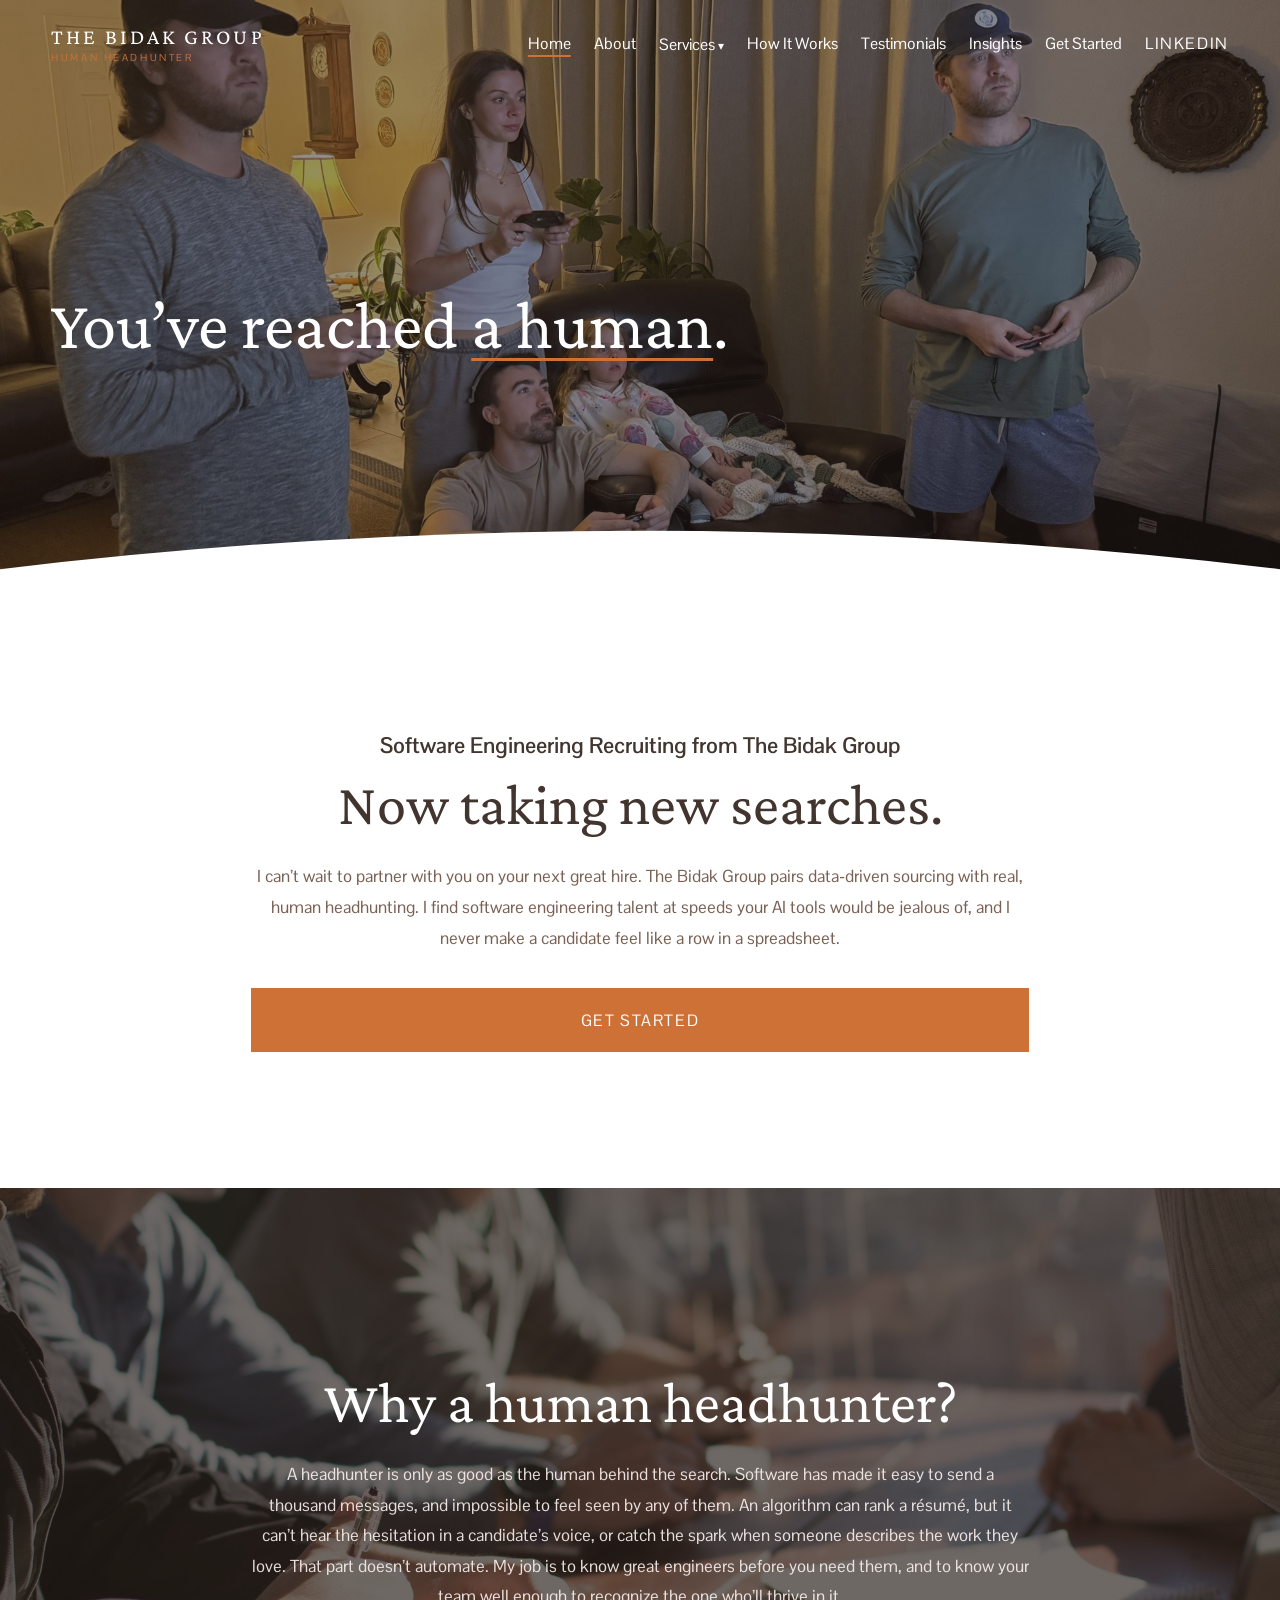
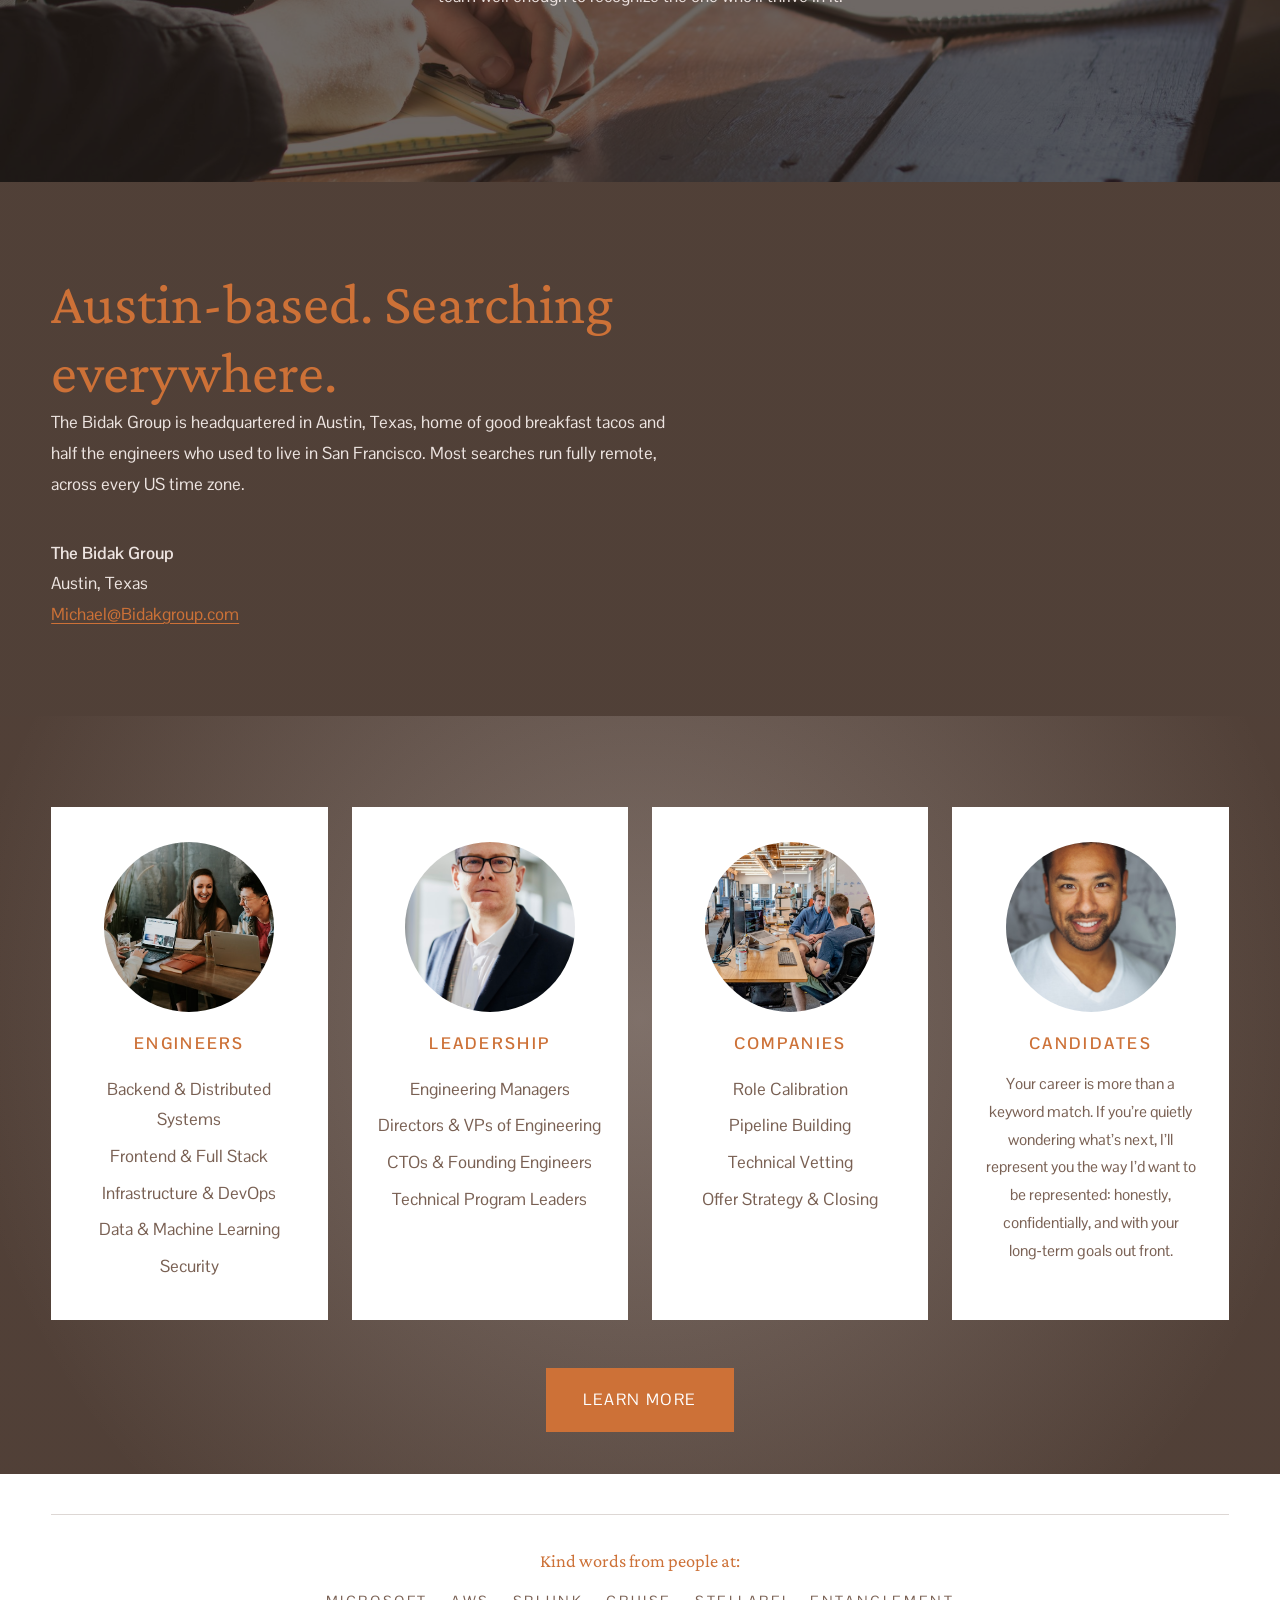
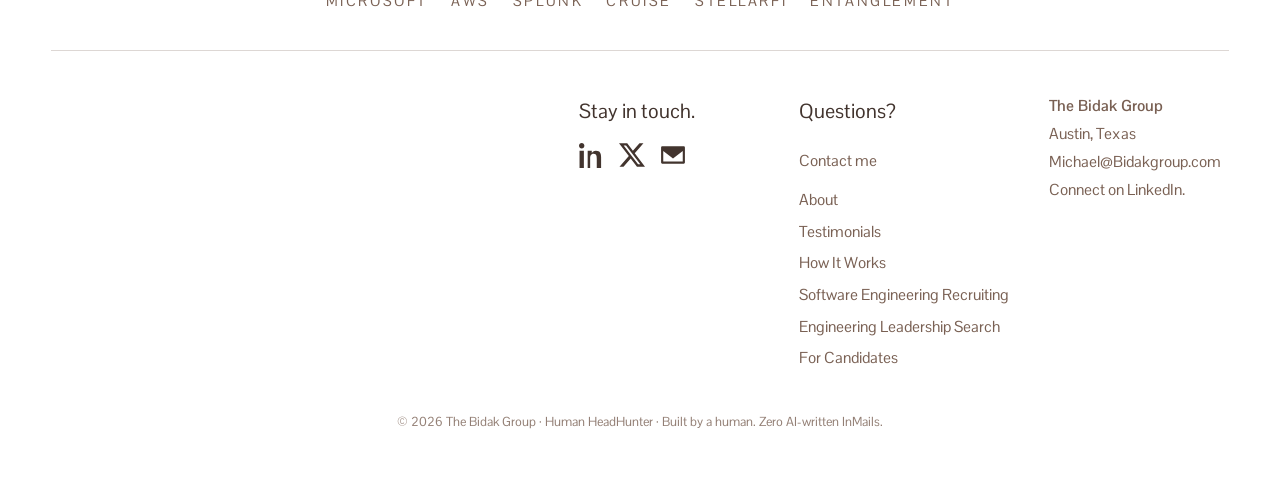
<file: index.html>
<!DOCTYPE html>
<html lang="en">
<head>
  <meta charset="utf-8">
  <meta name="viewport" content="width=device-width, initial-scale=1">
  <title>The Bidak Group | Software Engineering Recruiting</title>
  <meta name="description" content="The Bidak Group pairs data-driven sourcing with real, human headhunting to find software engineering talent. Engineers, leaders, and whole teams. Austin-based, searching everywhere.">
  <link rel="icon" type="image/svg+xml" href="assets/favicon.svg">
  <link rel="preconnect" href="https://fonts.googleapis.com">
  <link rel="preconnect" href="https://fonts.gstatic.com" crossorigin>
  <link href="https://fonts.googleapis.com/css2?family=Crimson+Pro:ital,wght@0,400;0,600;1,400&family=Pontano+Sans:wght@400;700&display=swap" rel="stylesheet">
  <link rel="stylesheet" href="styles.css">
</head>
<body>
<a class="skip-link" href="#main">Skip to content</a>

<header class="site-header">
  <div class="header-inner">
    <a class="logo" href="index.html" aria-label="The Bidak Group, home">
      <span class="logo-name">The Bidak Group</span>
      <span class="logo-tag">Human HeadHunter</span>
    </a>
    <button class="nav-toggle" aria-expanded="false" aria-label="Open menu">
      <span></span><span></span>
    </button>
    <nav class="main-nav" aria-label="Main">
      <a href="index.html" aria-current="page">Home</a>
      <a href="about.html">About</a>
      <div class="nav-drop">
        <button type="button" aria-expanded="false" aria-haspopup="true">Services</button>
        <div class="nav-drop-menu">
          <a href="engineering.html">Software Engineering Recruiting</a>
          <a href="leadership.html">Engineering Leadership Search</a>
          <a href="candidates.html">For Candidates</a>
        </div>
      </div>
      <a href="process.html">How It Works</a>
      <a href="testimonials.html">Testimonials</a>
      <a href="insights.html">Insights</a>
      <a href="getstarted.html">Get Started</a>
      <a class="btn btn--outline" href="https://www.linkedin.com/in/michaelbidak/" target="_blank" rel="noopener">LinkedIn</a>
    </nav>
  </div>
</header>

<main id="main">

  <!-- HERO: one-line serif greeting over a warm photo (Embers: "We're glad you're here.") -->
  <section class="band band--med theme-dark has-photo overlay-50 hero--pad-top" style="background-image:url('assets/mike-hero-home.jpg')">
    <div class="band-inner">
      <p class="hero-line">You&rsquo;ve reached <span class="u-underline">a human</span>.</p>
    </div>
    <div class="divider-curve" aria-hidden="true">
      <svg viewBox="0 0 1440 96" preserveAspectRatio="none"><path d="M0,96 L0,64 Q720,-32 1440,64 L1440,96 Z" fill="#ffffff"></path></svg>
    </div>
  </section>

  <!-- INTRO: tiny SEO h1 + big serif h2 (the Embers eyebrow-H1 pattern) -->
  <section class="band band--med theme-white">
    <div class="band-inner stack-center reveal">
      <h1 class="eyebrow-h1">Software Engineering Recruiting from The Bidak Group</h1>
      <h2>Now taking new searches.</h2>
      <p>I can&rsquo;t wait to partner with you on your next great hire. The Bidak Group pairs
      data&#8209;driven sourcing with real, human headhunting. I find software engineering
      talent at speeds your AI tools would be jealous of, and I never make a candidate feel like
      a row in a spreadsheet.</p>
      <a class="btn" href="getstarted.html">Get Started</a>
    </div>
  </section>

  <!-- WHY: the definitional brand-metaphor band (Embers: "Why Embers?") -->
  <section class="band band--med theme-dark has-photo overlay-68" style="background-image:url('assets/stock-why-band.jpg')">
    <div class="band-inner stack-center reveal">
      <h2>Why a human headhunter?</h2>
      <p>A headhunter is only as good as the human behind the search. Software has made it easy to
      send a thousand messages, and impossible to feel seen by any of them. An algorithm can
      rank a r&eacute;sum&eacute;, but it can&rsquo;t hear the hesitation in a candidate&rsquo;s
      voice, or catch the spark when someone describes the work they love. That part doesn&rsquo;t
      automate. My job is to know great engineers before you need them, and to know your team
      well enough to recognize the one who&rsquo;ll thrive in it.</p>
    </div>
  </section>

  <!-- LOCATION: 2-col with embedded map (Embers: "In-person and remote options") -->
  <section class="band band--short theme-wash">
    <div class="band-inner">
      <div class="split split--text-wide">
        <div class="reveal">
          <h2>Austin&#8209;based. Searching everywhere.</h2>
          <p>The Bidak Group is headquartered in Austin, Texas, home of good breakfast tacos
          and half the engineers who used to live in San Francisco. Most searches run fully remote,
          across every US time zone.</p>
          <p class="gap-top">
            <strong>The Bidak Group</strong><br>
            Austin, Texas<br>
            <a href="mailto:Michael@Bidakgroup.com">Michael@Bidakgroup.com</a>
          </p>
        </div>
        <div class="reveal">
          <iframe class="map-embed" src="https://maps.google.com/maps?q=Austin,+TX&output=embed" title="Map of Austin, Texas" loading="lazy" referrerpolicy="no-referrer-when-downgrade"></iframe>
        </div>
      </div>
    </div>
  </section>

  <!-- SERVICES GRID: 4 white cards, circle photos, cursor-following gradient -->
  <section class="band theme-wash grid-gradient">
    <div class="band-inner">
      <div class="svc-grid">
        <div class="svc-card reveal">
          <img src="assets/stock-circle-engineers.jpg" alt="Two engineers pair-programming at a laptop" width="170" height="170">
          <h3>Engineers</h3>
          <ul>
            <li>Backend &amp; Distributed Systems</li>
            <li>Frontend &amp; Full Stack</li>
            <li>Infrastructure &amp; DevOps</li>
            <li>Data &amp; Machine Learning</li>
            <li>Security</li>
          </ul>
        </div>
        <div class="svc-card reveal">
          <img src="assets/stock-circle-leadership.jpg" alt="An engineering leader in a discussion" width="170" height="170">
          <h3>Leadership</h3>
          <ul>
            <li>Engineering Managers</li>
            <li>Directors &amp; VPs of Engineering</li>
            <li>CTOs &amp; Founding Engineers</li>
            <li>Technical Program Leaders</li>
          </ul>
        </div>
        <div class="svc-card reveal">
          <img src="assets/stock-circle-companies.jpg" alt="A team collaborating in a warm office" width="170" height="170">
          <h3>Companies</h3>
          <ul>
            <li>Role Calibration</li>
            <li>Pipeline Building</li>
            <li>Technical Vetting</li>
            <li>Offer Strategy &amp; Closing</li>
          </ul>
        </div>
        <div class="svc-card reveal">
          <img src="assets/stock-circle-candidates.jpg" alt="A software engineer considering his next move" width="170" height="170">
          <h3>Candidates</h3>
          <p>Your career is more than a keyword match. If you&rsquo;re quietly wondering
          what&rsquo;s next, I&rsquo;ll represent you the way I&rsquo;d want to be represented:
          honestly, confidentially, and with your long&#8209;term goals out front.</p>
        </div>
      </div>
      <p class="center mt-3 reveal"><a class="btn" href="engineering.html">Learn More</a></p>
    </div>
  </section>

  <!-- FOOTER -->
  <footer class="site-footer">
    <div class="band-inner">
      <hr>
      <div class="foot-trust">
        <h3>Kind words from people at:</h3>
        <div class="foot-wordmarks">
          <a href="testimonials.html">Microsoft</a>
          <a href="testimonials.html">AWS</a>
          <a href="testimonials.html">Splunk</a>
          <a href="testimonials.html">Cruise</a>
          <a href="testimonials.html">StellarFi</a>
          <a href="testimonials.html">Entanglement</a>
        </div>
      </div>
      <hr>
      <div class="foot-cols">
        <div></div>
        <div class="foot-col">
          <p class="big">Stay in touch.</p>
          <div class="social-row">
            <a href="https://www.linkedin.com/in/michaelbidak/" target="_blank" rel="noopener" aria-label="Mike Bidak on LinkedIn">
              <svg viewBox="0 0 24 24" aria-hidden="true"><path d="M4.98 3.5C4.98 4.88 3.87 6 2.5 6S0 4.88 0 3.5 1.12 1 2.5 1s2.48 1.12 2.48 2.5zM.5 8h4V24h-4V8zm7.5 0h3.8v2.2h.05c.53-1 1.83-2.2 3.77-2.2 4.03 0 4.78 2.65 4.78 6.1V24h-4v-8.5c0-2.03-.04-4.64-2.83-4.64-2.83 0-3.27 2.2-3.27 4.5V24H8V8z"/></svg>
            </a>
            <a href="https://twitter.com/MichaelBidak" target="_blank" rel="noopener" aria-label="Mike Bidak on Twitter">
              <svg viewBox="0 0 24 24" aria-hidden="true"><path d="M18.9 1.15h3.68l-8.04 9.19L24 22.85h-7.41l-5.8-7.58-6.64 7.58H.46l8.6-9.83L0 1.15h7.59l5.24 6.93 6.07-6.93zm-1.29 19.5h2.04L6.49 3.24H4.3l13.31 17.41z"/></svg>
            </a>
            <a href="mailto:Michael@Bidakgroup.com" aria-label="Email Mike Bidak">
              <svg viewBox="0 0 24 24" aria-hidden="true"><path d="M2 4h20a1 1 0 0 1 1 1v14a1 1 0 0 1-1 1H2a1 1 0 0 1-1-1V5a1 1 0 0 1 1-1zm10 8.6L3.4 6h17.2L12 12.6zM3 8.24V18h18V8.24l-9 6.9-9-6.9z"/></svg>
            </a>
          </div>
        </div>
        <div class="foot-col">
          <p class="big">Questions?</p>
          <p><a href="getstarted.html">Contact me</a></p>
          <ul>
            <li><a href="about.html">About</a></li>
            <li><a href="testimonials.html">Testimonials</a></li>
            <li><a href="process.html">How It Works</a></li>
            <li><a href="engineering.html">Software Engineering Recruiting</a></li>
            <li><a href="leadership.html">Engineering Leadership Search</a></li>
            <li><a href="candidates.html">For Candidates</a></li>
          </ul>
        </div>
        <div class="foot-col">
          <address>
            <strong>The Bidak Group</strong><br>
            Austin, Texas<br>
            <a href="mailto:Michael@Bidakgroup.com">Michael@Bidakgroup.com</a><br>
            <a href="https://www.linkedin.com/in/michaelbidak/" target="_blank" rel="noopener">Connect on LinkedIn.</a>
          </address>
        </div>
      </div>
      <p class="foot-legal">&copy; 2026 The Bidak Group &middot; Human HeadHunter &middot; Built by a human. Zero AI-written InMails.</p>
    </div>
  </footer>

</main>
<script src="site.js" defer></script>
</body>
</html>
</file>
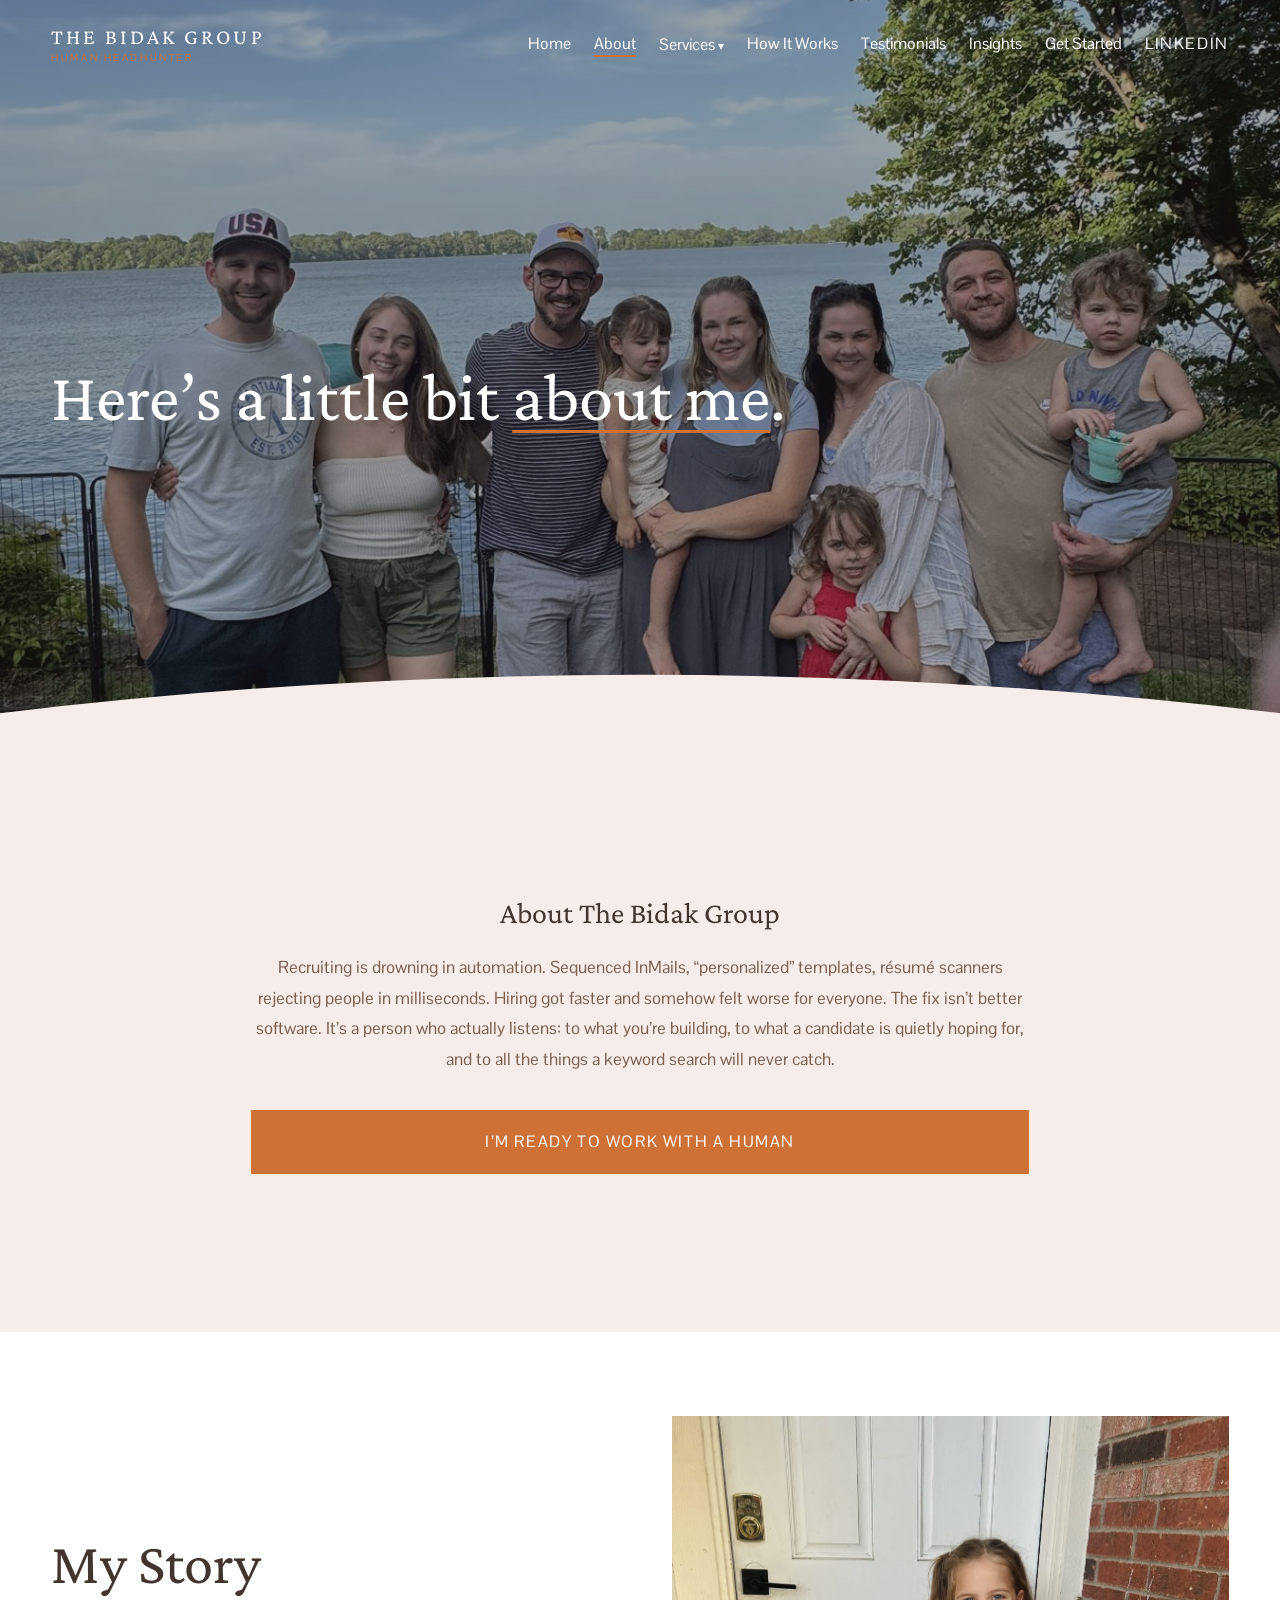
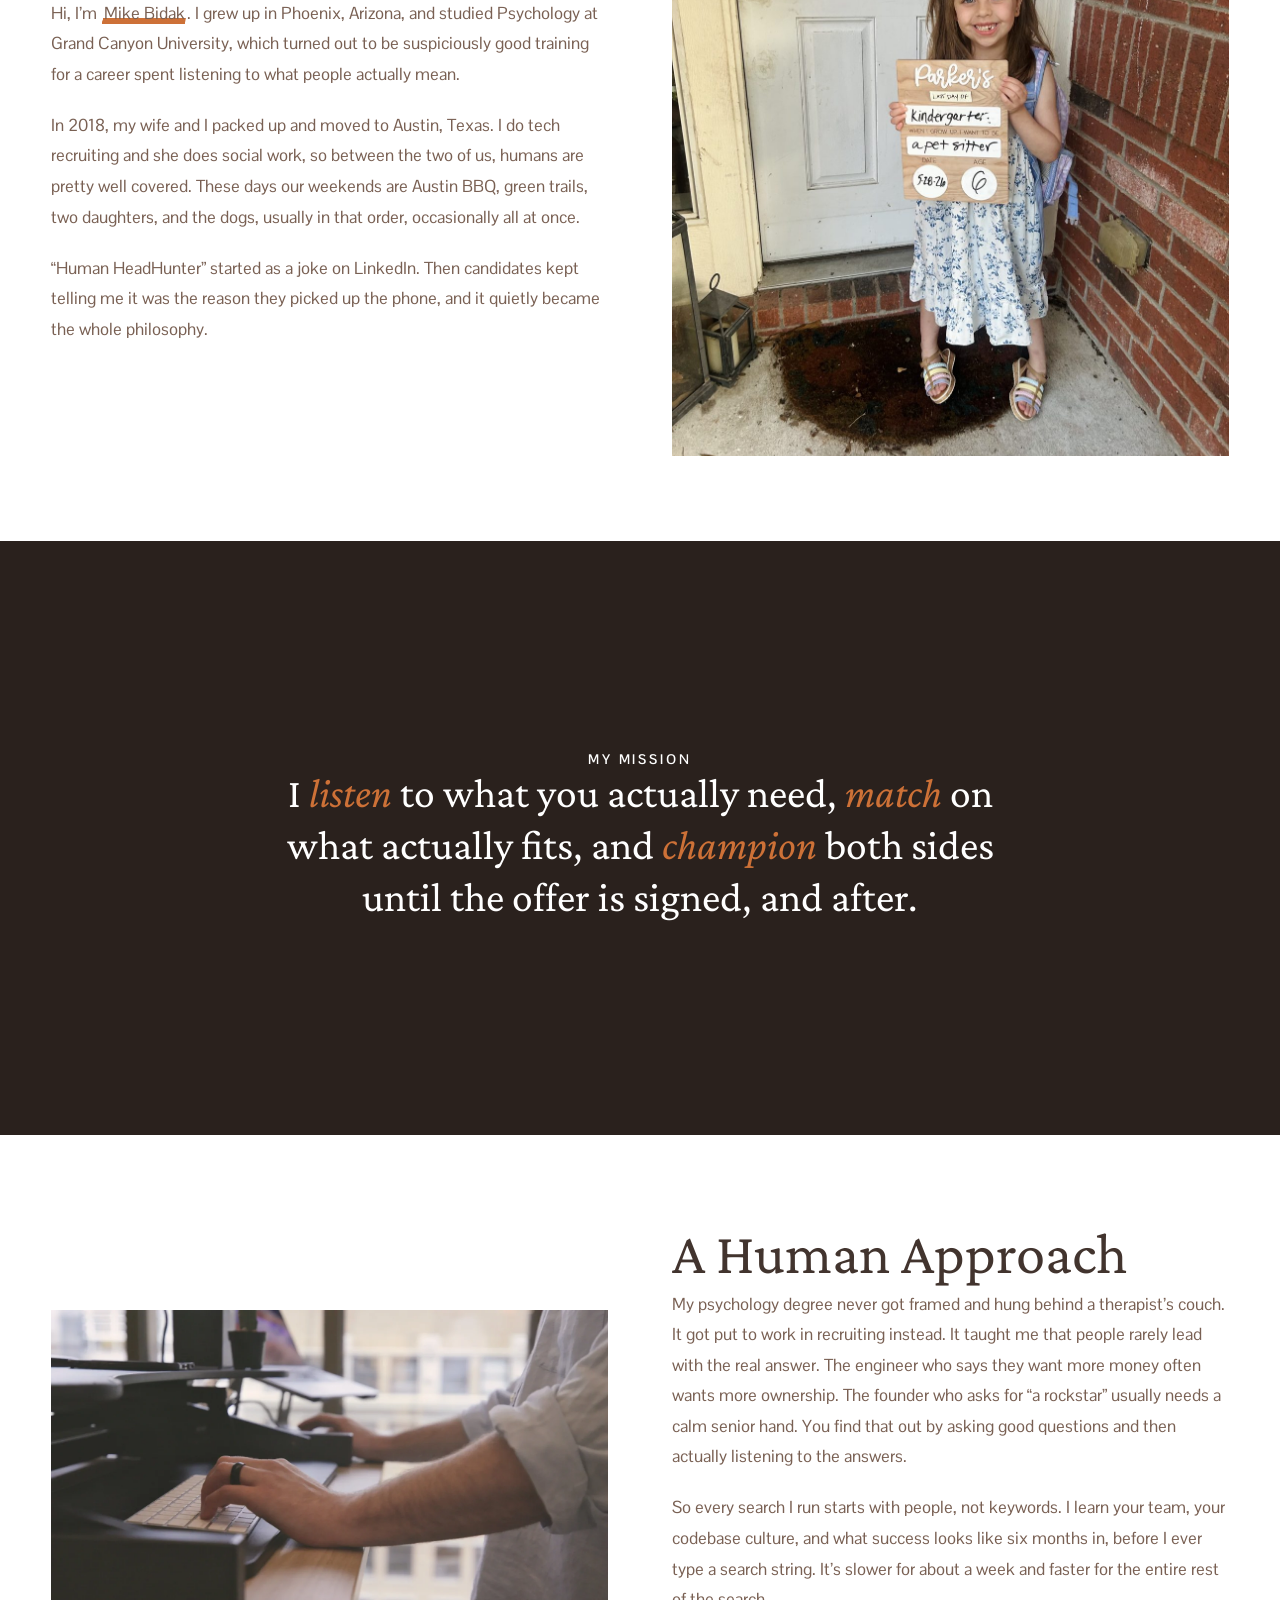
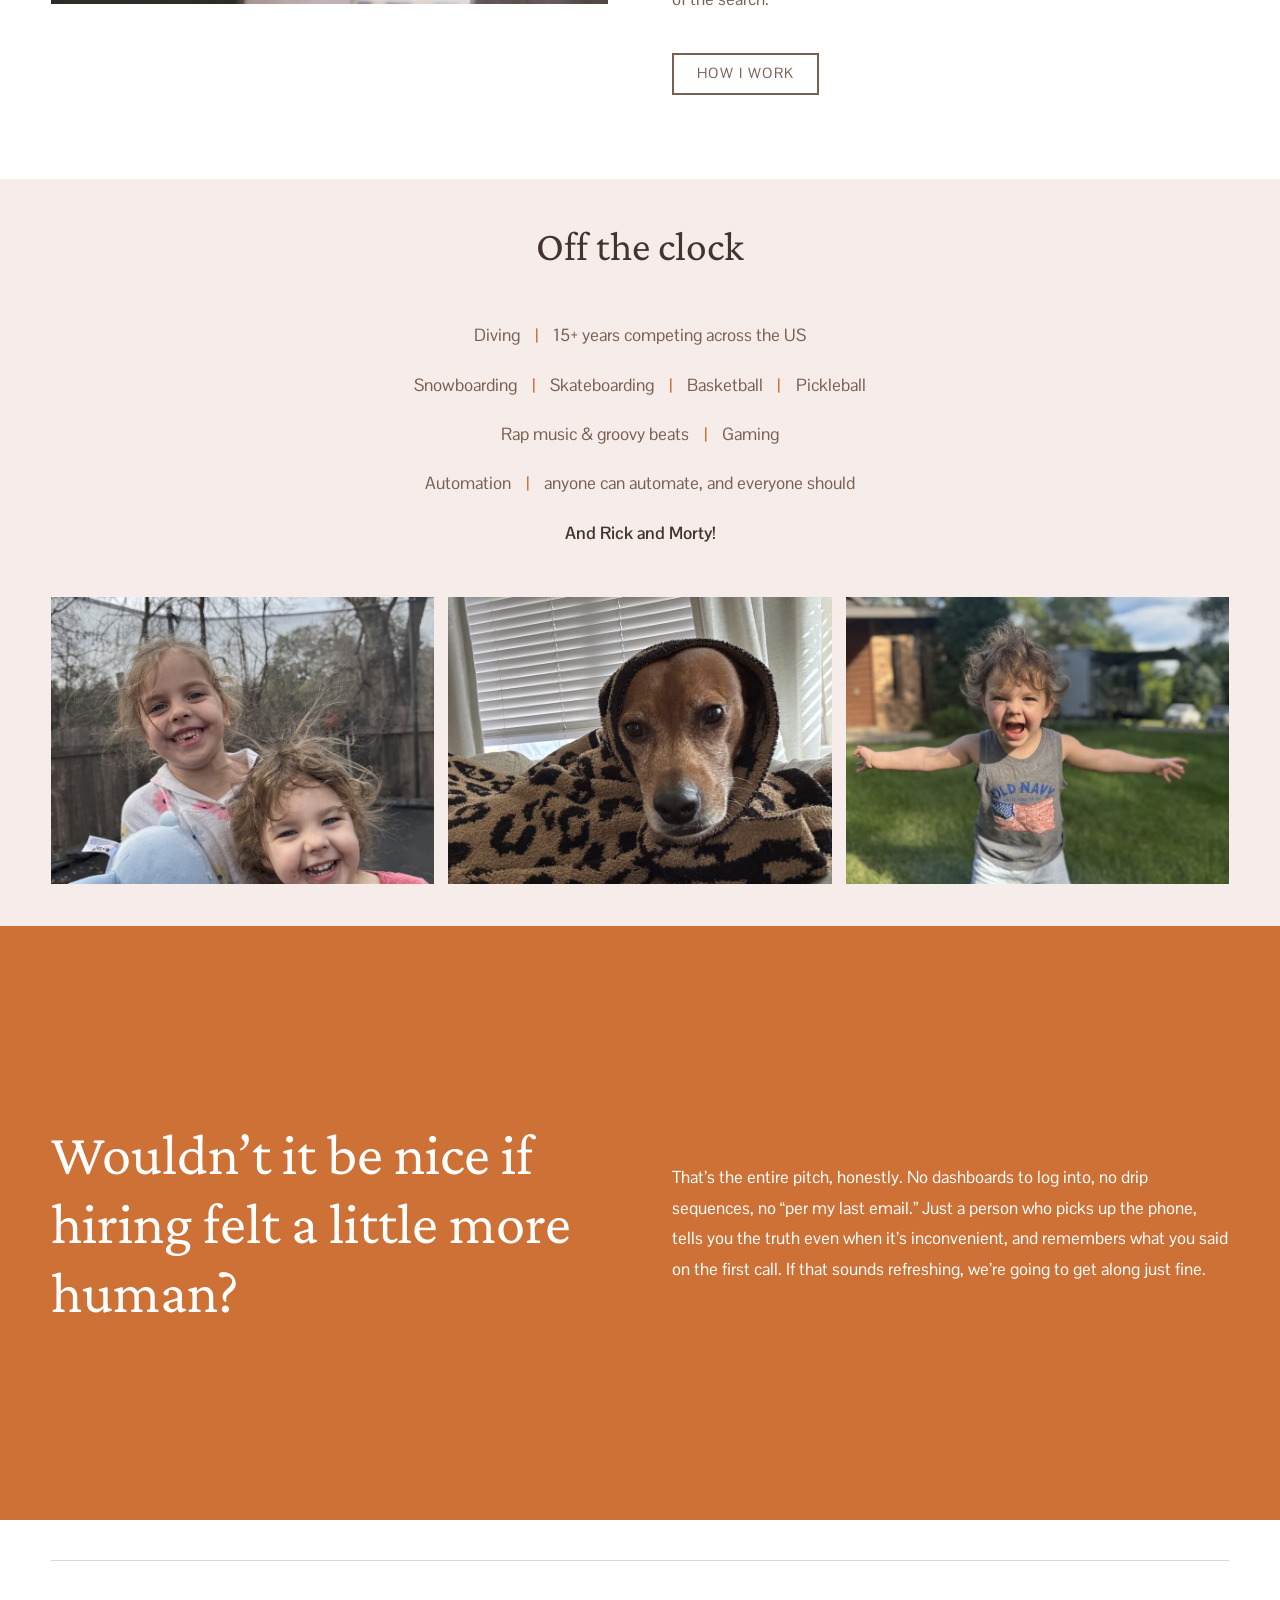
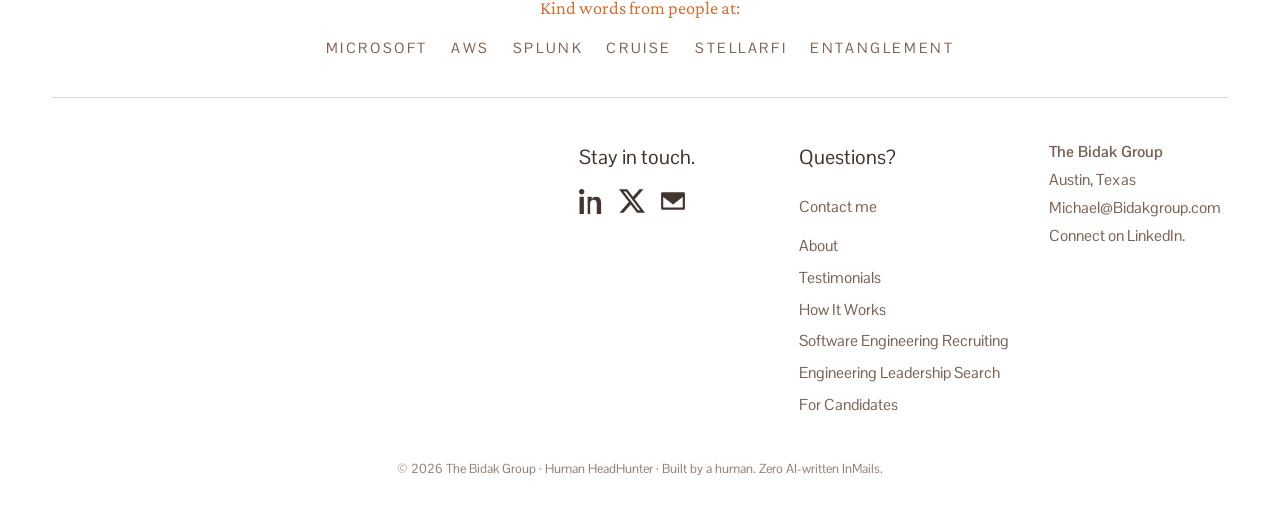
<file: about.html>
<!DOCTYPE html>
<html lang="en">
<head>
  <meta charset="utf-8">
  <meta name="viewport" content="width=device-width, initial-scale=1">
  <title>About Mike Bidak | The Bidak Group, Human HeadHunter</title>
  <meta name="description" content="Meet Mike Bidak, the human behind The Bidak Group. Phoenix-raised, Austin-based, psychology-trained technical headhunter who believes hiring should feel a little more human.">
  <link rel="icon" type="image/svg+xml" href="assets/favicon.svg">
  <link rel="preconnect" href="https://fonts.googleapis.com">
  <link rel="preconnect" href="https://fonts.gstatic.com" crossorigin>
  <link href="https://fonts.googleapis.com/css2?family=Crimson+Pro:ital,wght@0,400;0,600;1,400&family=Pontano+Sans:wght@400;700&display=swap" rel="stylesheet">
  <link rel="stylesheet" href="styles.css">
</head>
<body>
<a class="skip-link" href="#main">Skip to content</a>

<header class="site-header">
  <div class="header-inner">
    <a class="logo" href="index.html" aria-label="The Bidak Group, home">
      <span class="logo-name">The Bidak Group</span>
      <span class="logo-tag">Human HeadHunter</span>
    </a>
    <button class="nav-toggle" aria-expanded="false" aria-label="Open menu">
      <span></span><span></span>
    </button>
    <nav class="main-nav" aria-label="Main">
      <a href="index.html">Home</a>
      <a href="about.html" aria-current="page">About</a>
      <div class="nav-drop">
        <button type="button" aria-expanded="false" aria-haspopup="true">Services</button>
        <div class="nav-drop-menu">
          <a href="engineering.html">Software Engineering Recruiting</a>
          <a href="leadership.html">Engineering Leadership Search</a>
          <a href="candidates.html">For Candidates</a>
        </div>
      </div>
      <a href="process.html">How It Works</a>
      <a href="testimonials.html">Testimonials</a>
      <a href="insights.html">Insights</a>
      <a href="getstarted.html">Get Started</a>
      <a class="btn btn--outline" href="https://www.linkedin.com/in/michaelbidak/" target="_blank" rel="noopener">LinkedIn</a>
    </nav>
  </div>
</header>

<main id="main">

  <!-- HERO: one-line serif greeting over the family-lights photo -->
  <section class="band band--tall theme-dark has-photo overlay-40 hero--pad-top" style="background-image:url('assets/mike-about-hero.jpg')">
    <div class="band-inner">
      <p class="hero-line">Here&rsquo;s a little bit <span class="u-underline">about me</span>.</p>
    </div>
    <div class="divider-curve" aria-hidden="true">
      <svg viewBox="0 0 1440 96" preserveAspectRatio="none"><path d="M0,96 L0,64 Q720,-32 1440,64 L1440,96 Z" fill="#F6EDEA"></path></svg>
    </div>
  </section>

  <!-- CREAM INTRO: the metaphor + a first-person CTA -->
  <section class="band band--med theme-cream">
    <div class="band-inner stack-center reveal">
      <h1 style="font-size:30px">About The Bidak Group</h1>
      <p>Recruiting is drowning in automation. Sequenced InMails, &ldquo;personalized&rdquo; templates,
      r&eacute;sum&eacute; scanners rejecting people in milliseconds. Hiring got faster and
      somehow felt worse for everyone. The fix isn&rsquo;t better software. It&rsquo;s a person who
      actually listens: to what you&rsquo;re building, to what a candidate is quietly hoping for, and
      to all the things a keyword search will never catch.</p>
      <a class="btn" href="getstarted.html">I&rsquo;m ready to work with a human</a>
    </div>
  </section>

  <!-- MY STORY: 2-col, photo right -->
  <section class="band band--med theme-white">
    <div class="band-inner">
      <div class="split">
        <div class="reveal">
          <h2>My Story</h2>
          <p>Hi, I&rsquo;m <span class="u-name-underline">Mike Bidak</span>. I grew up in
          Phoenix, Arizona, and studied Psychology at Grand Canyon University, which turned out to be
          suspiciously good training for a career spent listening to what people actually mean.</p>
          <p>In 2018, my wife and I packed up and moved to Austin, Texas. I do tech recruiting and she
          does social work, so between the two of us, humans are pretty well covered. These days our
          weekends are Austin BBQ, green trails, two daughters, and the dogs, usually in that
          order, occasionally all at once.</p>
          <p>&ldquo;Human HeadHunter&rdquo; started as a joke on LinkedIn. Then candidates kept telling
          me it was the reason they picked up the phone, and it quietly became the whole
          philosophy.</p>
        </div>
        <div class="reveal">
          <img src="assets/mike-parker-kindergarten.jpg" alt="Mike Bidak's daughter Parker on her last day of kindergarten, holding a sign">
        </div>
      </div>
    </div>
  </section>

  <!-- MISSION: dark centered triad -->
  <section class="band band--med theme-dark">
    <div class="band-inner stack-center reveal">
      <h4 class="u-eyebrow">My Mission</h4>
      <h3>I <em style="color:var(--accent)">listen</em> to what you actually need,
      <em style="color:var(--accent)">match</em> on what actually fits, and
      <em style="color:var(--accent)">champion</em> both sides until the offer is signed, and after.</h3>
    </div>
  </section>

  <!-- A HUMAN APPROACH: 2-col mirrored, photo left -->
  <section class="band band--med theme-white">
    <div class="band-inner">
      <div class="split">
        <div class="reveal">
          <img src="assets/mike-typing.webp" alt="Mike Bidak working at his desk, typing on a laptop">
        </div>
        <div class="reveal">
          <h2>A Human Approach</h2>
          <p>My psychology degree never got framed and hung behind a therapist&rsquo;s couch.
          It got put to work in recruiting instead. It taught me that people rarely lead with the real
          answer. The engineer who says they want more money often wants more ownership. The founder
          who asks for &ldquo;a rockstar&rdquo; usually needs a calm senior hand. You find that out by
          asking good questions and then actually listening to the answers.</p>
          <p>So every search I run starts with people, not keywords. I learn your team, your codebase
          culture, and what success looks like six months in, before I ever type a search
          string. It&rsquo;s slower for about a week and faster for the entire rest of the search.</p>
          <p class="gap-top"><a class="btn btn--outline" href="process.html">How I work</a></p>
        </div>
      </div>
    </div>
  </section>

  <!-- OFF THE CLOCK: cream strip with pipe list + photo row -->
  <section class="band theme-cream">
    <div class="band-inner">
      <div class="stack-center reveal">
        <h3>Off the clock</h3>
        <ul class="pipe-list">
          <li>Diving <span class="pipe">|</span> 15+ years competing across the US</li>
          <li>Snowboarding <span class="pipe">|</span> Skateboarding <span class="pipe">|</span> Basketball <span class="pipe">|</span> Pickleball</li>
          <li>Rap music &amp; groovy beats <span class="pipe">|</span> Gaming</li>
          <li>Automation <span class="pipe">|</span> anyone can automate, and everyone should</li>
          <li><strong>And Rick and Morty!</strong></li>
        </ul>
      </div>
      <div class="photo-row reveal">
        <img src="assets/mike-daughters.jpg" alt="Mike Bidak's two daughters laughing outside with a Bluey toy">
        <img src="assets/mike-dog-blanket.jpg" alt="The family dog wrapped up in a leopard-print blanket">
        <img src="assets/mike-kid-backyard.jpg" alt="One of Mike Bidak's kids grinning with arms wide open in the backyard">
      </div>
    </div>
  </section>

  <!-- PULL QUOTE: bright orange 2-col, no button -->
  <section class="band band--med theme-bright">
    <div class="band-inner">
      <div class="split">
        <div class="reveal">
          <h2>Wouldn&rsquo;t it be nice if hiring felt a little more human?</h2>
        </div>
        <div class="reveal">
          <p>That&rsquo;s the entire pitch, honestly. No dashboards to log into, no drip sequences, no
          &ldquo;per my last email.&rdquo; Just a person who picks up the phone, tells you the truth
          even when it&rsquo;s inconvenient, and remembers what you said on the first call. If that
          sounds refreshing, we&rsquo;re going to get along just fine.</p>
        </div>
      </div>
    </div>
  </section>

  <!-- FOOTER -->
  <footer class="site-footer">
    <div class="band-inner">
      <hr>
      <div class="foot-trust">
        <h3>Kind words from people at:</h3>
        <div class="foot-wordmarks">
          <a href="testimonials.html">Microsoft</a>
          <a href="testimonials.html">AWS</a>
          <a href="testimonials.html">Splunk</a>
          <a href="testimonials.html">Cruise</a>
          <a href="testimonials.html">StellarFi</a>
          <a href="testimonials.html">Entanglement</a>
        </div>
      </div>
      <hr>
      <div class="foot-cols">
        <div></div>
        <div class="foot-col">
          <p class="big">Stay in touch.</p>
          <div class="social-row">
            <a href="https://www.linkedin.com/in/michaelbidak/" target="_blank" rel="noopener" aria-label="Mike Bidak on LinkedIn">
              <svg viewBox="0 0 24 24" aria-hidden="true"><path d="M4.98 3.5C4.98 4.88 3.87 6 2.5 6S0 4.88 0 3.5 1.12 1 2.5 1s2.48 1.12 2.48 2.5zM.5 8h4V24h-4V8zm7.5 0h3.8v2.2h.05c.53-1 1.83-2.2 3.77-2.2 4.03 0 4.78 2.65 4.78 6.1V24h-4v-8.5c0-2.03-.04-4.64-2.83-4.64-2.83 0-3.27 2.2-3.27 4.5V24H8V8z"/></svg>
            </a>
            <a href="https://twitter.com/MichaelBidak" target="_blank" rel="noopener" aria-label="Mike Bidak on Twitter">
              <svg viewBox="0 0 24 24" aria-hidden="true"><path d="M18.9 1.15h3.68l-8.04 9.19L24 22.85h-7.41l-5.8-7.58-6.64 7.58H.46l8.6-9.83L0 1.15h7.59l5.24 6.93 6.07-6.93zm-1.29 19.5h2.04L6.49 3.24H4.3l13.31 17.41z"/></svg>
            </a>
            <a href="mailto:Michael@Bidakgroup.com" aria-label="Email Mike Bidak">
              <svg viewBox="0 0 24 24" aria-hidden="true"><path d="M2 4h20a1 1 0 0 1 1 1v14a1 1 0 0 1-1 1H2a1 1 0 0 1-1-1V5a1 1 0 0 1 1-1zm10 8.6L3.4 6h17.2L12 12.6zM3 8.24V18h18V8.24l-9 6.9-9-6.9z"/></svg>
            </a>
          </div>
        </div>
        <div class="foot-col">
          <p class="big">Questions?</p>
          <p><a href="getstarted.html">Contact me</a></p>
          <ul>
            <li><a href="about.html">About</a></li>
            <li><a href="testimonials.html">Testimonials</a></li>
            <li><a href="process.html">How It Works</a></li>
            <li><a href="engineering.html">Software Engineering Recruiting</a></li>
            <li><a href="leadership.html">Engineering Leadership Search</a></li>
            <li><a href="candidates.html">For Candidates</a></li>
          </ul>
        </div>
        <div class="foot-col">
          <address>
            <strong>The Bidak Group</strong><br>
            Austin, Texas<br>
            <a href="mailto:Michael@Bidakgroup.com">Michael@Bidakgroup.com</a><br>
            <a href="https://www.linkedin.com/in/michaelbidak/" target="_blank" rel="noopener">Connect on LinkedIn.</a>
          </address>
        </div>
      </div>
      <p class="foot-legal">&copy; 2026 The Bidak Group &middot; Human HeadHunter &middot; Built by a human. Zero AI-written InMails.</p>
    </div>
  </footer>

</main>
<script src="site.js" defer></script>
</body>
</html>
</file>
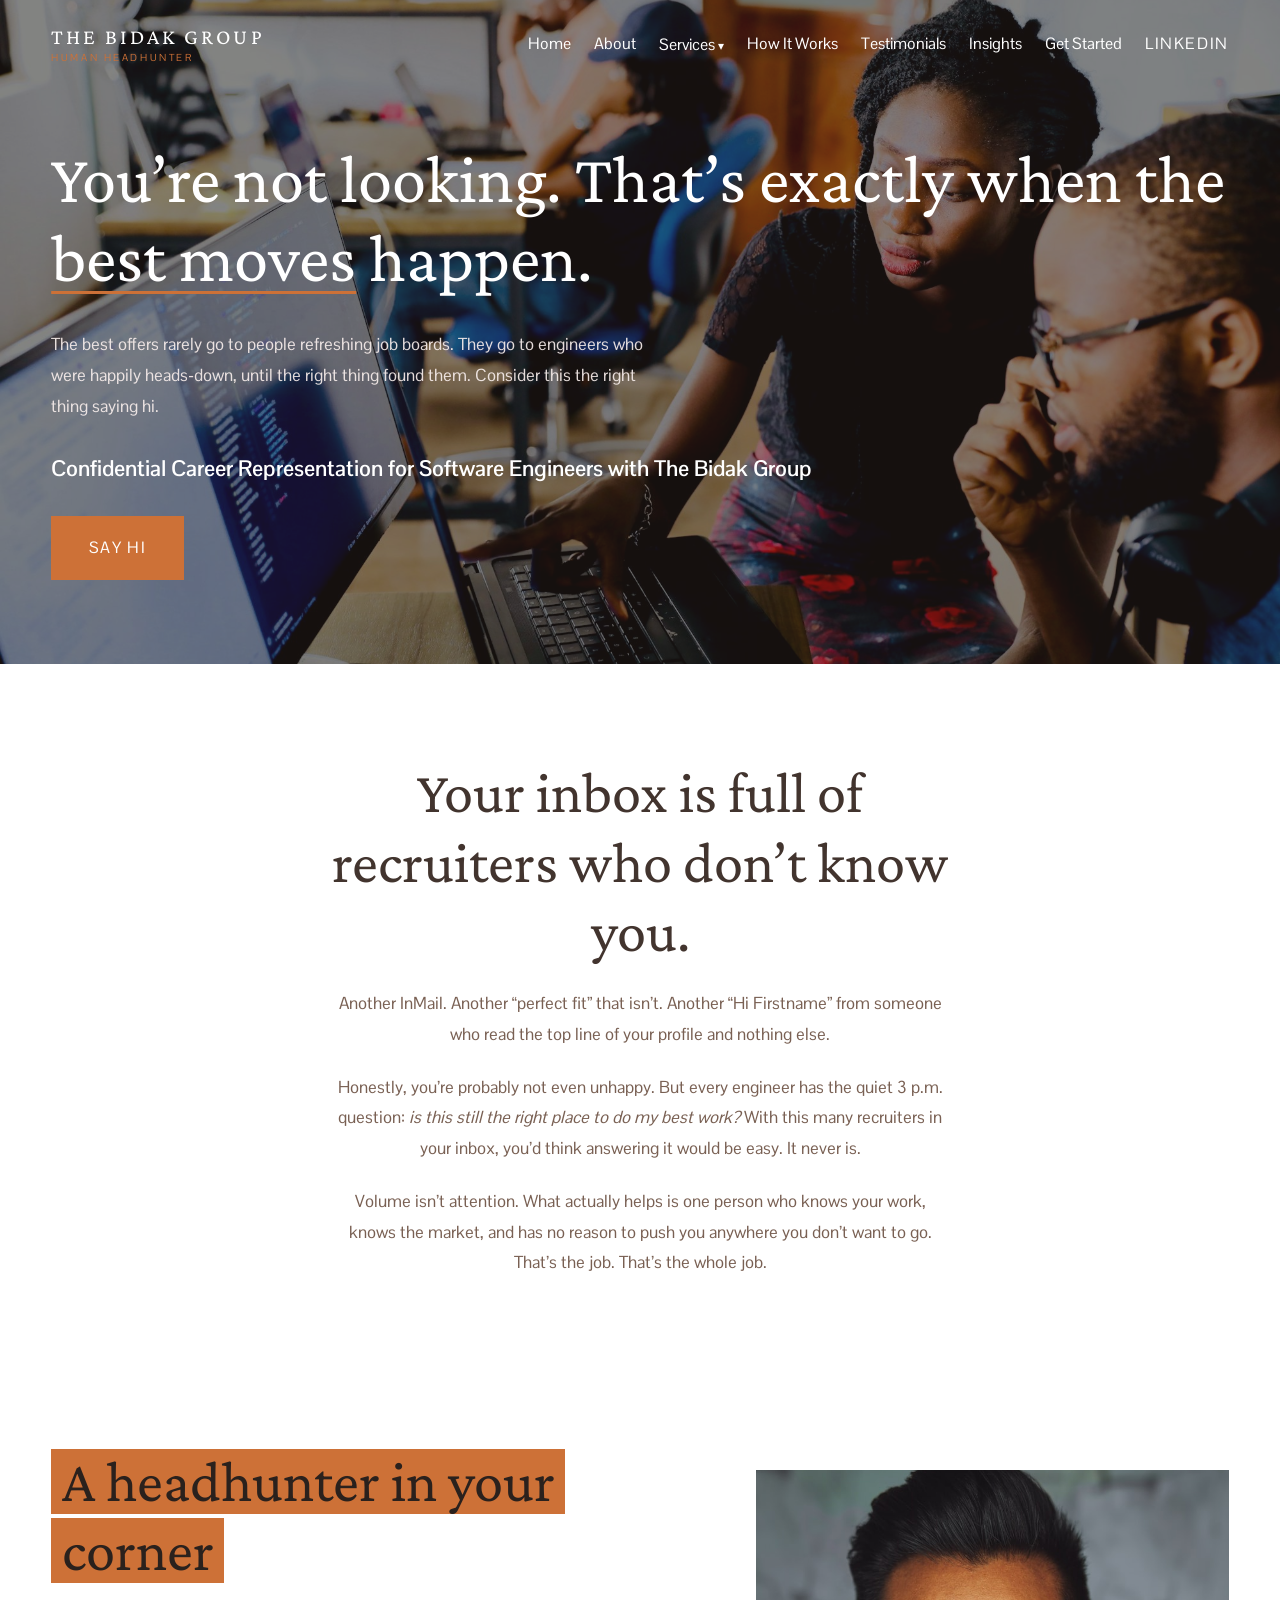
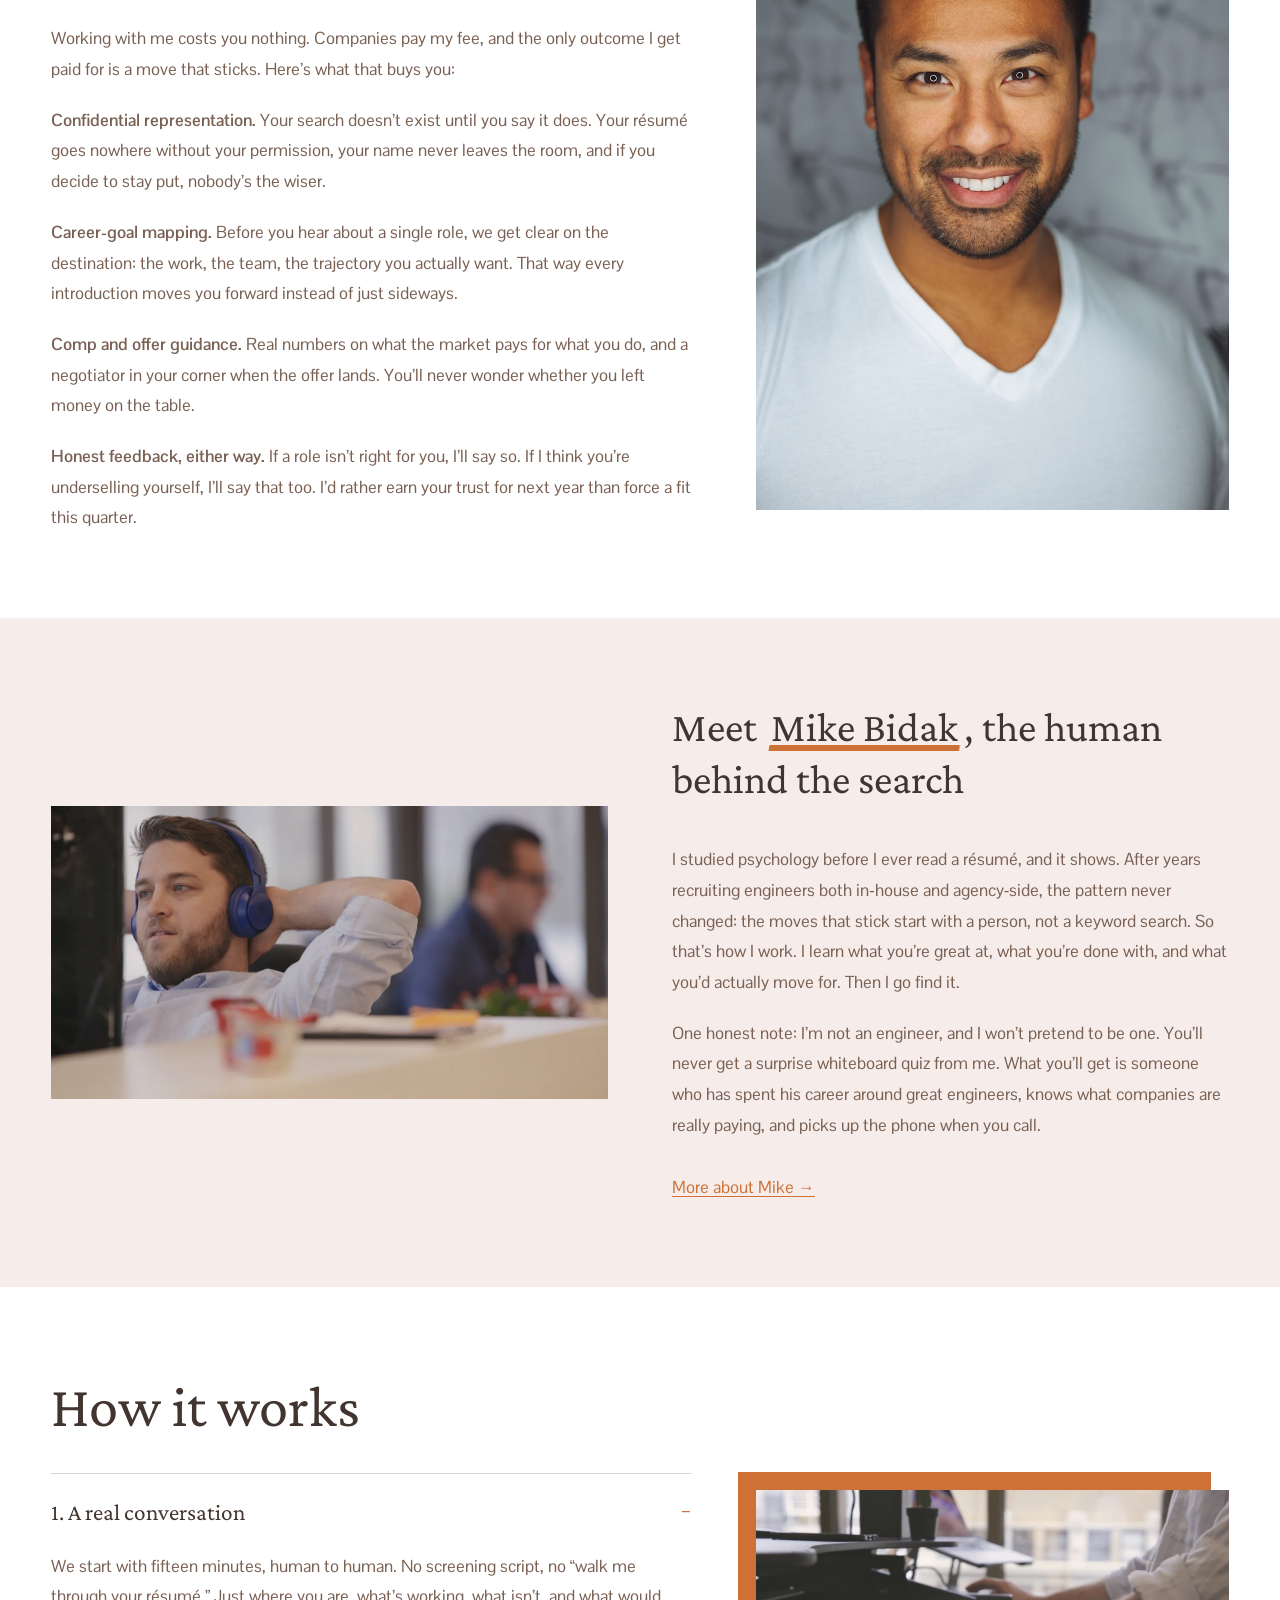
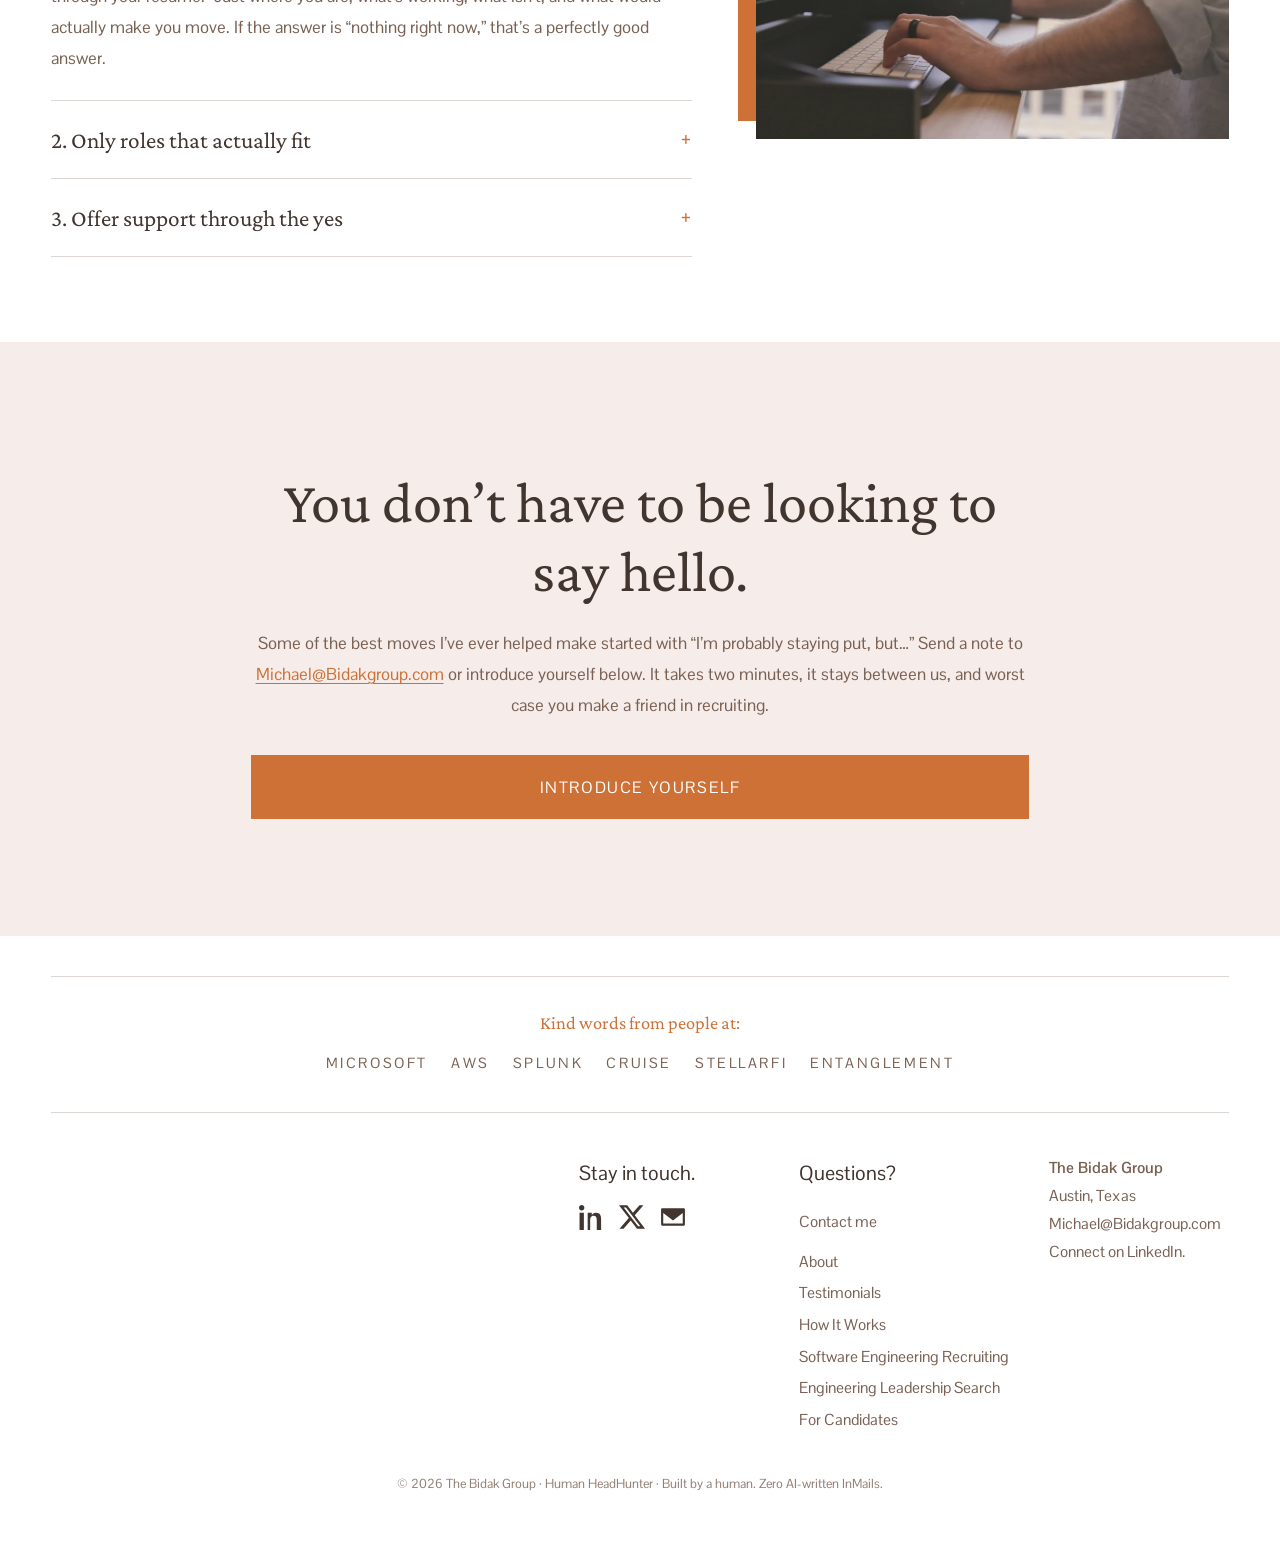
<file: candidates.html>
<!DOCTYPE html>
<html lang="en">
<head>
  <meta charset="utf-8">
  <meta name="viewport" content="width=device-width, initial-scale=1">
  <title>For Candidates | The Bidak Group | Confidential Career Representation for Engineers</title>
  <meta name="description" content="Confidential, career-first representation for software engineers. Career-goal mapping, comp and offer guidance, and honest feedback either way, straight from Mike Bidak, the Human HeadHunter.">
  <link rel="icon" type="image/svg+xml" href="assets/favicon.svg">
  <link rel="preconnect" href="https://fonts.googleapis.com">
  <link rel="preconnect" href="https://fonts.gstatic.com" crossorigin>
  <link href="https://fonts.googleapis.com/css2?family=Crimson+Pro:ital,wght@0,400;0,600;1,400&family=Pontano+Sans:wght@400;700&display=swap" rel="stylesheet">
  <link rel="stylesheet" href="styles.css">
</head>
<body>
<a class="skip-link" href="#main">Skip to content</a>

<header class="site-header">
  <div class="header-inner">
    <a class="logo" href="index.html" aria-label="The Bidak Group, home">
      <span class="logo-name">The Bidak Group</span>
      <span class="logo-tag">Human HeadHunter</span>
    </a>
    <button class="nav-toggle" aria-expanded="false" aria-label="Open menu">
      <span></span><span></span>
    </button>
    <nav class="main-nav" aria-label="Main">
      <a href="index.html">Home</a>
      <a href="about.html">About</a>
      <div class="nav-drop">
        <button type="button" aria-expanded="false" aria-haspopup="true">Services</button>
        <div class="nav-drop-menu">
          <a href="engineering.html">Software Engineering Recruiting</a>
          <a href="leadership.html">Engineering Leadership Search</a>
          <a href="candidates.html" aria-current="page">For Candidates</a>
        </div>
      </div>
      <a href="process.html">How It Works</a>
      <a href="testimonials.html">Testimonials</a>
      <a href="insights.html">Insights</a>
      <a href="getstarted.html">Get Started</a>
      <a class="btn btn--outline" href="https://www.linkedin.com/in/michaelbidak/" target="_blank" rel="noopener">LinkedIn</a>
    </nav>
  </div>
</header>

<main id="main">

  <!-- ① HERO: serif hook bottom-left over photo, tiny SEO h1, candidate-voiced CTA -->
  <section class="band band--med theme-dark has-photo overlay-50 hero--pad-top" style="background-image:url('assets/stock-hero-candidates.jpg')">
    <div class="band-inner" style="justify-content:flex-end">
      <h3 class="hero-line">You&rsquo;re not looking. That&rsquo;s exactly when the <span class="u-underline">best moves</span> happen.</h3>
      <p class="mt-2" style="max-width:620px">The best offers rarely go to people refreshing job boards.
      They go to engineers who were happily heads&#8209;down, until the right thing found them.
      Consider this the right thing saying hi.</p>
      <h1 class="eyebrow-h1 mt-2">Confidential Career Representation for Software Engineers with The Bidak Group</h1>
      <p class="mt-2"><a class="btn" href="getstarted.html">Say hi</a></p>
    </div>
  </section>

  <!-- ② EMPATHY: recruiter-spam fatigue, second person, two-word punch -->
  <section class="band band--med theme-white">
    <div class="band-inner stack-center narrow reveal">
      <h2>Your inbox is full of recruiters who don&rsquo;t know you.</h2>
      <p>Another InMail. Another &ldquo;perfect fit&rdquo; that isn&rsquo;t. Another
      &ldquo;Hi&nbsp;Firstname&rdquo; from someone who read the top line of your profile and
      nothing else.</p>
      <p>Honestly, you&rsquo;re probably not even unhappy. But every engineer has
      the quiet 3&nbsp;p.m. question: <em>is this still the right place to do my best
      work?</em> With this many recruiters in your inbox, you&rsquo;d think answering it
      would be easy. It never is.</p>
      <p>Volume isn&rsquo;t attention. What actually helps is one person who knows your work,
      knows the market, and has no reason to push you anywhere you don&rsquo;t want to go.
      That&rsquo;s the job. That&rsquo;s the whole job.</p>
    </div>
  </section>

  <!-- ③ AREAS: marker H2 + what representation actually covers, photo right -->
  <section class="band band--med theme-white">
    <div class="band-inner">
      <div class="split split--text-wide">
        <div class="reveal">
          <h2><span class="u-marker">A headhunter in your corner</span></h2>
          <p class="gap-top">Working with me costs you nothing. Companies pay my fee, and
          the only outcome I get paid for is a move that sticks. Here&rsquo;s what that buys you:</p>
          <p><strong>Confidential representation.</strong> Your search doesn&rsquo;t exist until
          you say it does. Your r&eacute;sum&eacute; goes nowhere without your permission, your
          name never leaves the room, and if you decide to stay put, nobody&rsquo;s the wiser.</p>
          <p><strong>Career-goal mapping.</strong> Before you hear about a single role, we get
          clear on the destination: the work, the team, the trajectory you actually want.
          That way every introduction moves you forward instead of just sideways.</p>
          <p><strong>Comp and offer guidance.</strong> Real numbers on what the market pays for
          what you do, and a negotiator in your corner when the offer lands. You&rsquo;ll never
          wonder whether you left money on the table.</p>
          <p><strong>Honest feedback, either way.</strong> If a role isn&rsquo;t right for you,
          I&rsquo;ll say so. If I think you&rsquo;re underselling yourself, I&rsquo;ll say that
          too. I&rsquo;d rather earn your trust for next year than force a fit this quarter.</p>
        </div>
        <div class="reveal">
          <img src="assets/stock-circle-candidates.jpg" alt="A software engineer pausing to consider his next career move">
        </div>
      </div>
    </div>
  </section>

  <!-- ④ MEET MIKE: photo left, honest human pitch -->
  <section class="band band--med theme-cream">
    <div class="band-inner">
      <div class="split">
        <div class="reveal">
          <img src="assets/mike-desk.webp" alt="Mike Bidak leaning back at his desk, mid-conversation">
        </div>
        <div class="reveal">
          <h3>Meet <span class="u-name-underline">Mike Bidak</span>, the human behind the search</h3>
          <p class="gap-top">I studied psychology before I ever read a r&eacute;sum&eacute;, and it
          shows. After years recruiting engineers both in&#8209;house and agency&#8209;side, the
          pattern never changed: the moves that stick start with a person, not a keyword search.
          So that&rsquo;s how I work. I learn what you&rsquo;re great at, what you&rsquo;re
          done with, and what you&rsquo;d actually move for. Then I go find it.</p>
          <p>One honest note: I&rsquo;m not an engineer, and I won&rsquo;t pretend to be one.
          You&rsquo;ll never get a surprise whiteboard quiz from me. What you&rsquo;ll get is
          someone who has spent his career around great engineers, knows what companies are
          really paying, and picks up the phone when you call.</p>
          <p class="mt-2"><a href="about.html">More about Mike &rarr;</a></p>
        </div>
      </div>
    </div>
  </section>

  <!-- ⑤ HOW IT WORKS: 3-step accordion, first open, offset-frame photo right -->
  <section class="band band--med theme-white">
    <div class="band-inner">
      <div class="split split--text-wide">
        <div class="reveal">
          <h2>How it works</h2>
          <div class="accordion mt-2">
            <div class="acc-item open">
              <button class="acc-btn" type="button" aria-expanded="true" aria-controls="step-1">
                <span>1. A real conversation</span>
                <span class="acc-icon" aria-hidden="true">&minus;</span>
              </button>
              <div class="acc-panel" id="step-1">
                <div class="acc-panel-inner">
                  <p>We start with fifteen minutes, human to human. No screening script, no
                  &ldquo;walk me through your r&eacute;sum&eacute;.&rdquo; Just where you are,
                  what&rsquo;s working, what isn&rsquo;t, and what would actually make you move.
                  If the answer is &ldquo;nothing right now,&rdquo; that&rsquo;s a perfectly
                  good answer.</p>
                </div>
              </div>
            </div>
            <div class="acc-item">
              <button class="acc-btn" type="button" aria-expanded="false" aria-controls="step-2">
                <span>2. Only roles that actually fit</span>
                <span class="acc-icon" aria-hidden="true">+</span>
              </button>
              <div class="acc-panel" id="step-2">
                <div class="acc-panel-inner">
                  <p>You won&rsquo;t hear from me weekly with &ldquo;exciting opportunities.&rdquo;
                  When I bring you a role, it&rsquo;s because it matches what you told me mattered:
                  the work, the team, the comp, the trajectory. You can pass in one word
                  and I&rsquo;ll keep looking. Your name goes nowhere without a yes from you first.</p>
                </div>
              </div>
            </div>
            <div class="acc-item">
              <button class="acc-btn" type="button" aria-expanded="false" aria-controls="step-3">
                <span>3. Offer support through the yes</span>
                <span class="acc-icon" aria-hidden="true">+</span>
              </button>
              <div class="acc-panel" id="step-3">
                <div class="acc-panel-inner">
                  <p>When the right one lands, I stay in it with you: comp data for the
                  negotiation, a sanity check on the counteroffer your boss will make, and help
                  with the resignation conversation everyone dreads. I&rsquo;m with you through the
                  signature, and I&rsquo;ll still be checking in after your first week.</p>
                </div>
              </div>
            </div>
          </div>
        </div>
        <div class="reveal">
          <div class="offset-frame">
            <img src="assets/mike-typing.webp" alt="Mike Bidak typing at his desk, mid-search">
          </div>
        </div>
      </div>
    </div>
  </section>

  <!-- ⑥ CTA: candidate-voiced, low pressure -->
  <section class="band band--med theme-cream">
    <div class="band-inner stack-center reveal">
      <h2>You don&rsquo;t have to be looking to say hello.</h2>
      <p>Some of the best moves I&rsquo;ve ever helped make started with &ldquo;I&rsquo;m probably
      staying put, but&hellip;&rdquo; Send a note to
      <a href="mailto:Michael@Bidakgroup.com">Michael@Bidakgroup.com</a> or introduce yourself
      below. It takes two minutes, it stays between us, and worst case you make a friend
      in recruiting.</p>
      <a class="btn" href="getstarted.html">Introduce yourself</a>
    </div>
  </section>

  <!-- FOOTER -->
  <footer class="site-footer">
    <div class="band-inner">
      <hr>
      <div class="foot-trust">
        <h3>Kind words from people at:</h3>
        <div class="foot-wordmarks">
          <a href="testimonials.html">Microsoft</a>
          <a href="testimonials.html">AWS</a>
          <a href="testimonials.html">Splunk</a>
          <a href="testimonials.html">Cruise</a>
          <a href="testimonials.html">StellarFi</a>
          <a href="testimonials.html">Entanglement</a>
        </div>
      </div>
      <hr>
      <div class="foot-cols">
        <div></div>
        <div class="foot-col">
          <p class="big">Stay in touch.</p>
          <div class="social-row">
            <a href="https://www.linkedin.com/in/michaelbidak/" target="_blank" rel="noopener" aria-label="Mike Bidak on LinkedIn">
              <svg viewBox="0 0 24 24" aria-hidden="true"><path d="M4.98 3.5C4.98 4.88 3.87 6 2.5 6S0 4.88 0 3.5 1.12 1 2.5 1s2.48 1.12 2.48 2.5zM.5 8h4V24h-4V8zm7.5 0h3.8v2.2h.05c.53-1 1.83-2.2 3.77-2.2 4.03 0 4.78 2.65 4.78 6.1V24h-4v-8.5c0-2.03-.04-4.64-2.83-4.64-2.83 0-3.27 2.2-3.27 4.5V24H8V8z"/></svg>
            </a>
            <a href="https://twitter.com/MichaelBidak" target="_blank" rel="noopener" aria-label="Mike Bidak on Twitter">
              <svg viewBox="0 0 24 24" aria-hidden="true"><path d="M18.9 1.15h3.68l-8.04 9.19L24 22.85h-7.41l-5.8-7.58-6.64 7.58H.46l8.6-9.83L0 1.15h7.59l5.24 6.93 6.07-6.93zm-1.29 19.5h2.04L6.49 3.24H4.3l13.31 17.41z"/></svg>
            </a>
            <a href="mailto:Michael@Bidakgroup.com" aria-label="Email Mike Bidak">
              <svg viewBox="0 0 24 24" aria-hidden="true"><path d="M2 4h20a1 1 0 0 1 1 1v14a1 1 0 0 1-1 1H2a1 1 0 0 1-1-1V5a1 1 0 0 1 1-1zm10 8.6L3.4 6h17.2L12 12.6zM3 8.24V18h18V8.24l-9 6.9-9-6.9z"/></svg>
            </a>
          </div>
        </div>
        <div class="foot-col">
          <p class="big">Questions?</p>
          <p><a href="getstarted.html">Contact me</a></p>
          <ul>
            <li><a href="about.html">About</a></li>
            <li><a href="testimonials.html">Testimonials</a></li>
            <li><a href="process.html">How It Works</a></li>
            <li><a href="engineering.html">Software Engineering Recruiting</a></li>
            <li><a href="leadership.html">Engineering Leadership Search</a></li>
            <li><a href="candidates.html">For Candidates</a></li>
          </ul>
        </div>
        <div class="foot-col">
          <address>
            <strong>The Bidak Group</strong><br>
            Austin, Texas<br>
            <a href="mailto:Michael@Bidakgroup.com">Michael@Bidakgroup.com</a><br>
            <a href="https://www.linkedin.com/in/michaelbidak/" target="_blank" rel="noopener">Connect on LinkedIn.</a>
          </address>
        </div>
      </div>
      <p class="foot-legal">&copy; 2026 The Bidak Group &middot; Human HeadHunter &middot; Built by a human. Zero AI-written InMails.</p>
    </div>
  </footer>

</main>
<script src="site.js" defer></script>
</body>
</html>
</file>
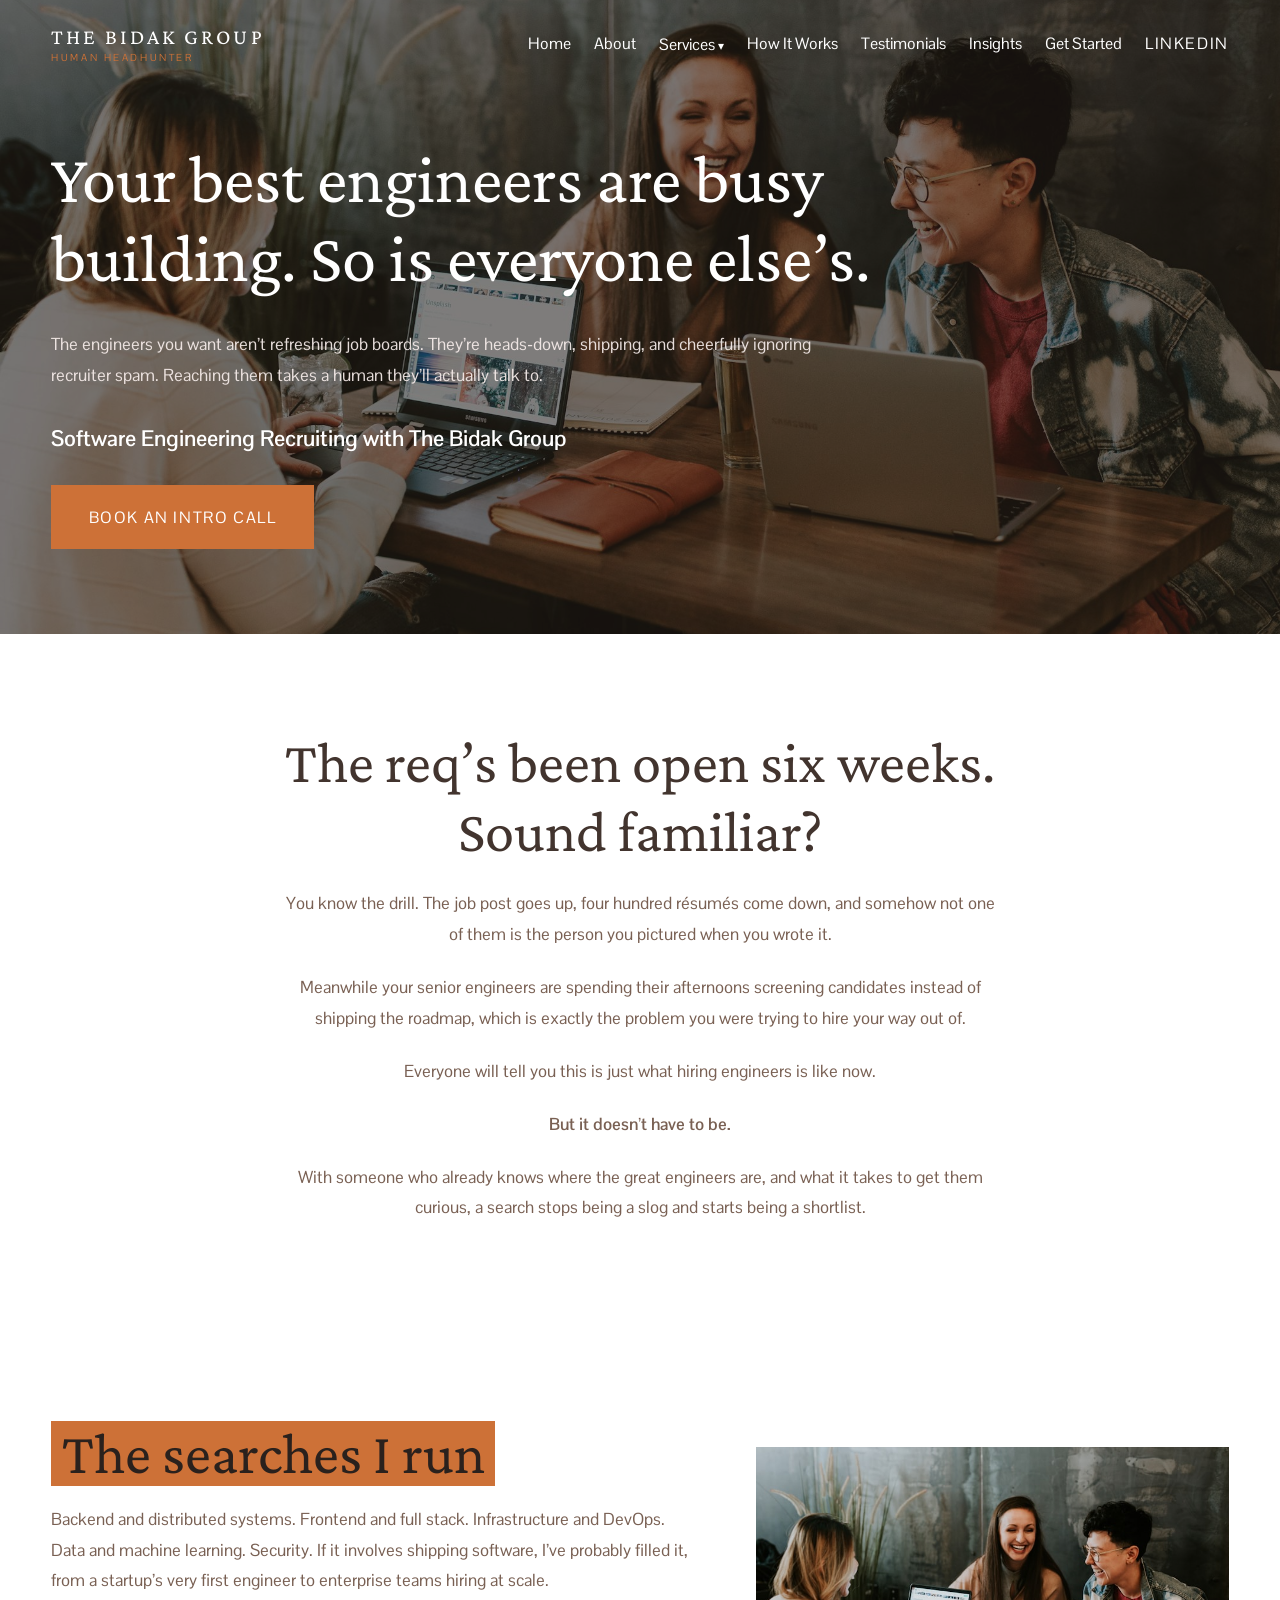
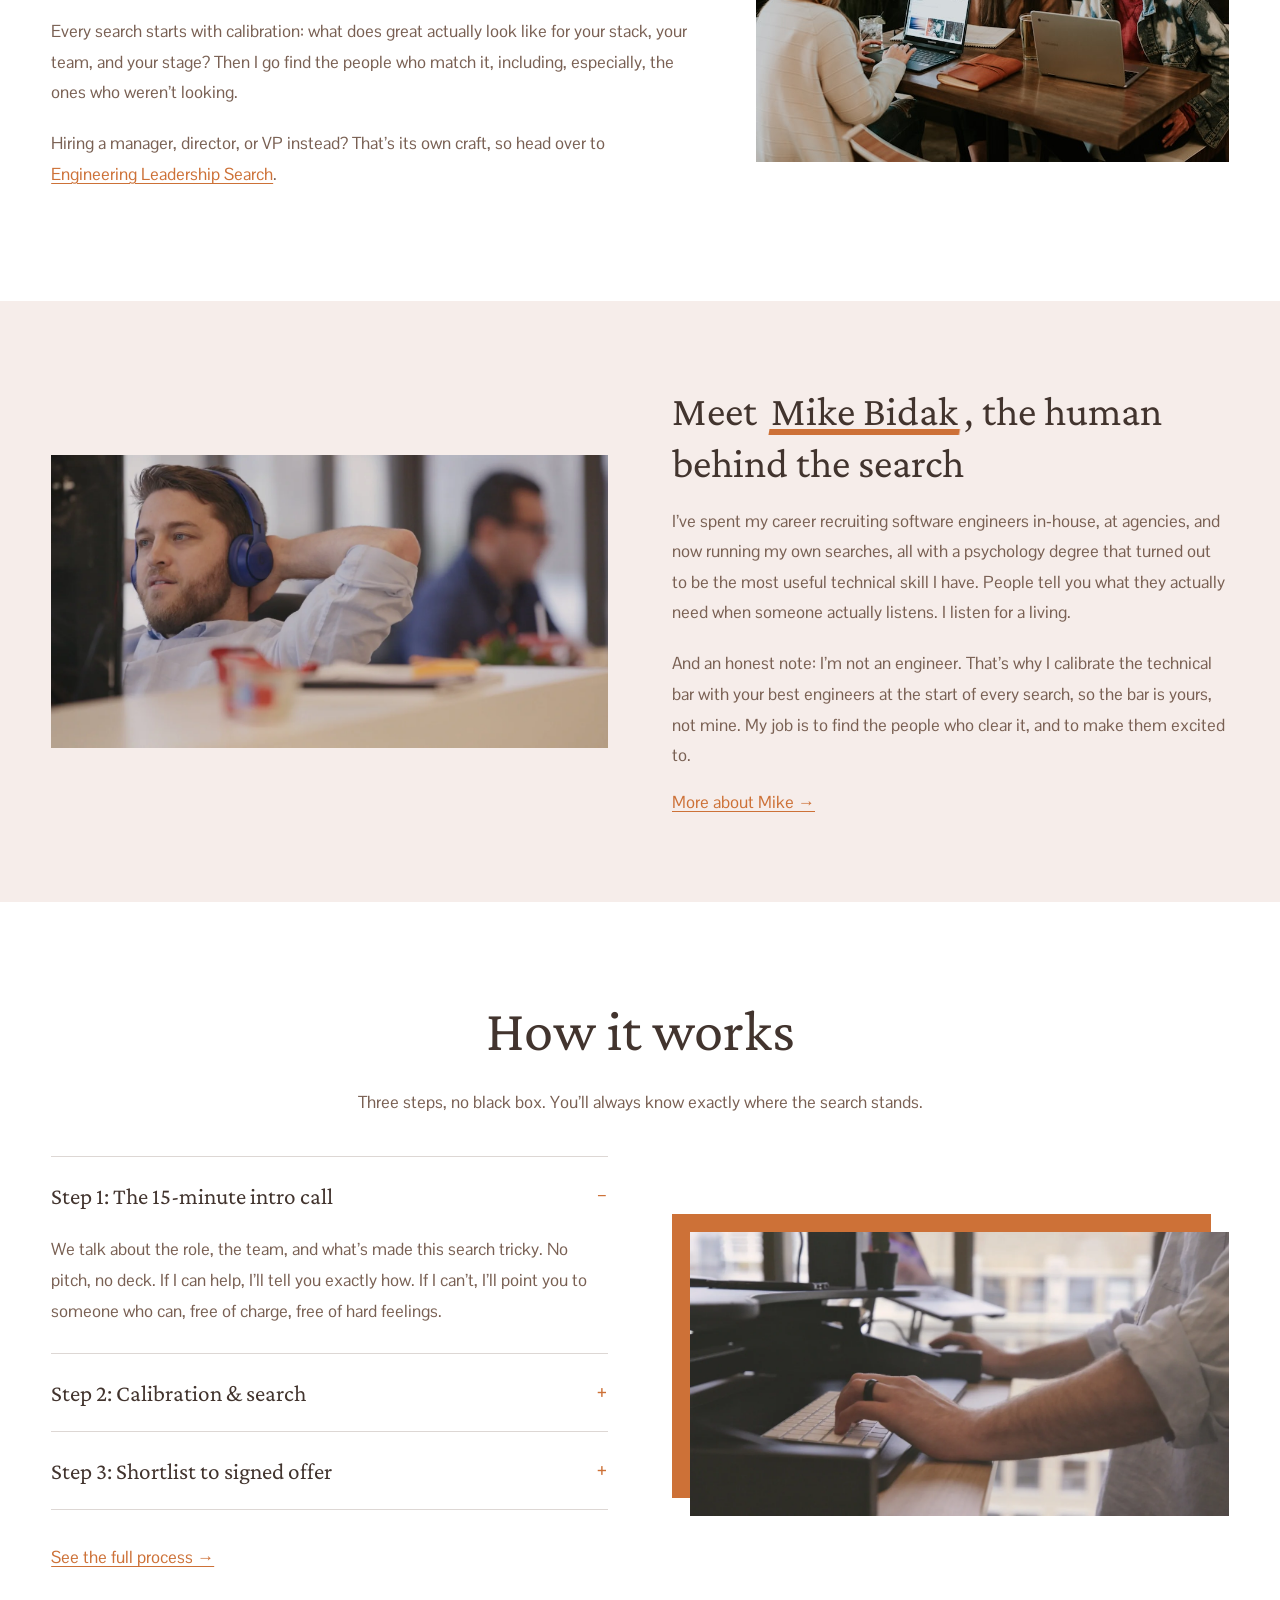
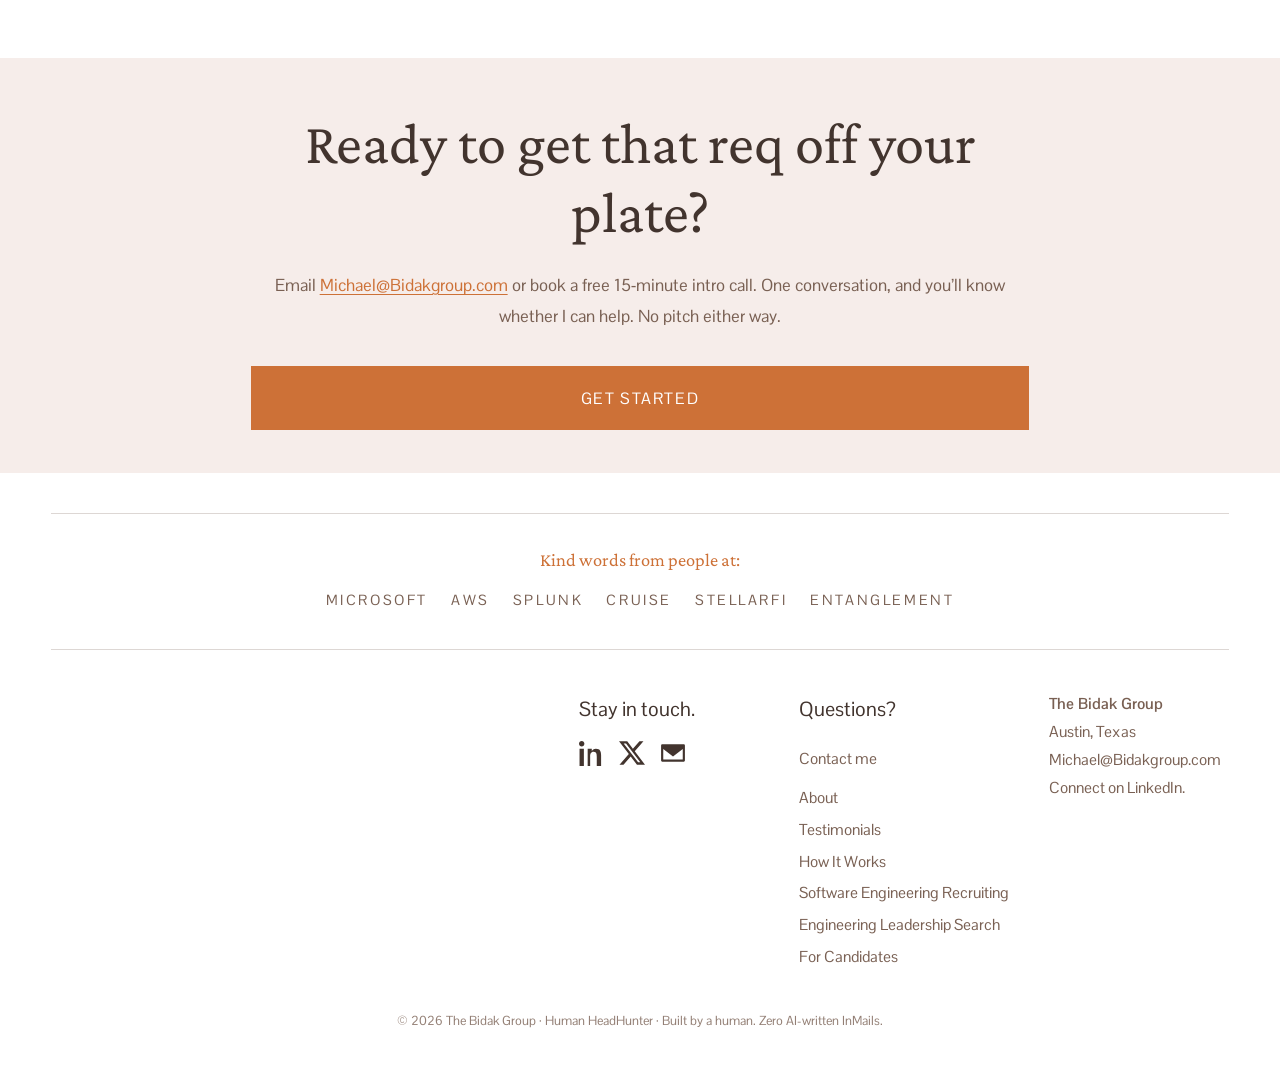
<file: engineering.html>
<!DOCTYPE html>
<html lang="en">
<head>
  <meta charset="utf-8">
  <meta name="viewport" content="width=device-width, initial-scale=1">
  <title>Software Engineering Recruiting | The Bidak Group | Human HeadHunter</title>
  <meta name="description" content="Software engineering recruiting from The Bidak Group: backend, frontend, infrastructure, data &amp; ML, and security searches run by a human headhunter. Calibrated shortlists in days, not weeks.">
  <link rel="icon" type="image/svg+xml" href="assets/favicon.svg">
  <link rel="preconnect" href="https://fonts.googleapis.com">
  <link rel="preconnect" href="https://fonts.gstatic.com" crossorigin>
  <link href="https://fonts.googleapis.com/css2?family=Crimson+Pro:ital,wght@0,400;0,600;1,400&family=Pontano+Sans:wght@400;700&display=swap" rel="stylesheet">
  <link rel="stylesheet" href="styles.css">
</head>
<body>
<a class="skip-link" href="#main">Skip to content</a>

<header class="site-header">
  <div class="header-inner">
    <a class="logo" href="index.html" aria-label="The Bidak Group, home">
      <span class="logo-name">The Bidak Group</span>
      <span class="logo-tag">Human HeadHunter</span>
    </a>
    <button class="nav-toggle" aria-expanded="false" aria-label="Open menu">
      <span></span><span></span>
    </button>
    <nav class="main-nav" aria-label="Main">
      <a href="index.html">Home</a>
      <a href="about.html">About</a>
      <div class="nav-drop">
        <button type="button" aria-expanded="false" aria-haspopup="true">Services</button>
        <div class="nav-drop-menu">
          <a href="engineering.html" aria-current="page">Software Engineering Recruiting</a>
          <a href="leadership.html">Engineering Leadership Search</a>
          <a href="candidates.html">For Candidates</a>
        </div>
      </div>
      <a href="process.html">How It Works</a>
      <a href="testimonials.html">Testimonials</a>
      <a href="insights.html">Insights</a>
      <a href="getstarted.html">Get Started</a>
      <a class="btn btn--outline" href="https://www.linkedin.com/in/michaelbidak/" target="_blank" rel="noopener">LinkedIn</a>
    </nav>
  </div>
</header>

<main id="main">

  <!-- ① HERO: serif hook over pair-programming photo, content low-left -->
  <section class="band band--med theme-dark has-photo overlay-50 hero--pad-top" style="background-image:url('assets/stock-hero-engineering.jpg')">
    <div class="band-inner" style="justify-content:flex-end">
      <div style="max-width:820px">
        <h3 class="hero-line">Your best engineers are busy building. So is everyone else&rsquo;s.</h3>
        <p class="mt-2">The engineers you want aren&rsquo;t refreshing job boards. They&rsquo;re heads&#8209;down,
        shipping, and cheerfully ignoring recruiter spam. Reaching them takes a human they&rsquo;ll
        actually talk to.</p>
        <h1 class="eyebrow-h1 mt-2">Software Engineering Recruiting with The Bidak Group</h1>
        <p class="mt-2"><a class="btn" href="getstarted.html">Book an intro call</a></p>
      </div>
    </div>
  </section>

  <!-- ② EMPATHY: the pain, in second person, with the two-word punch -->
  <section class="band band--med theme-white">
    <div class="band-inner">
      <div class="stack-center narrow reveal">
        <h2>The req&rsquo;s been open six weeks. Sound familiar?</h2>
        <p>You know the drill. The job post goes up, four hundred r&eacute;sum&eacute;s come down,
        and somehow not one of them is the person you pictured when you wrote it.</p>
        <p>Meanwhile your senior engineers are spending their afternoons screening candidates
        instead of shipping the roadmap, which is exactly the problem you were trying to
        hire your way out of.</p>
        <p>Everyone will tell you this is just what hiring engineers is like now.</p>
        <p><strong>But it doesn&rsquo;t have to be.</strong></p>
        <p>With someone who already knows where the great engineers are, and what it takes
        to get them curious, a search stops being a slog and starts being a shortlist.</p>
      </div>
    </div>
  </section>

  <!-- ③ AREAS: marker-highlight H2, photo right -->
  <section class="band band--med theme-white">
    <div class="band-inner">
      <div class="split split--text-wide">
        <div class="reveal">
          <h2><span class="u-marker">The searches I run</span></h2>
          <p class="mt-1">Backend and distributed systems. Frontend and full stack. Infrastructure
          and DevOps. Data and machine learning. Security. If it involves shipping software,
          I&rsquo;ve probably filled it, from a startup&rsquo;s very first engineer to
          enterprise teams hiring at scale.</p>
          <p>Every search starts with calibration: what does great actually look like for your
          stack, your team, and your stage? Then I go find the people who match it,
          including, especially, the ones who weren&rsquo;t looking.</p>
          <p>Hiring a manager, director, or VP instead? That&rsquo;s its own craft, so
          head over to <a href="leadership.html">Engineering Leadership Search</a>.</p>
        </div>
        <div class="reveal">
          <img src="assets/stock-circle-engineers.jpg" alt="Two engineers working through a problem together at one screen">
        </div>
      </div>
    </div>
  </section>

  <!-- ④ MEET MIKE: mirrored split, photo left -->
  <section class="band band--med theme-cream">
    <div class="band-inner">
      <div class="split">
        <div class="reveal">
          <img src="assets/mike-desk.webp" alt="Mike Bidak leaning back at his desk, mid-conversation">
        </div>
        <div class="reveal">
          <h3>Meet <span class="u-name-underline">Mike Bidak</span>, the human behind the search</h3>
          <p class="mt-1">I&rsquo;ve spent my career recruiting software engineers
          in&#8209;house, at agencies, and now running my own searches, all with a psychology
          degree that turned out to be the most useful technical skill I have. People tell you
          what they actually need when someone actually listens. I listen for a living.</p>
          <p>And an honest note: I&rsquo;m not an engineer. That&rsquo;s why I calibrate the
          technical bar with your best engineers at the start of every search, so the bar
          is yours, not mine. My job is to find the people who clear it, and to make them excited
          to.</p>
          <p class="mt-1"><a href="about.html">More about Mike &rarr;</a></p>
        </div>
      </div>
    </div>
  </section>

  <!-- ⑤ HOW IT WORKS: 3-step accordion, offset-frame photo right -->
  <section class="band band--med theme-white">
    <div class="band-inner">
      <div class="stack-center reveal">
        <h2>How it works</h2>
        <p class="narrow">Three steps, no black box. You&rsquo;ll always know exactly where the
        search stands.</p>
      </div>
      <div class="split gap-top">
        <div class="reveal">
          <div class="accordion">
            <div class="acc-item open">
              <h3><button class="acc-btn" aria-expanded="true" aria-controls="step-1">
                Step 1: The 15&#8209;minute intro call
                <span class="acc-icon" aria-hidden="true">&minus;</span>
              </button></h3>
              <div class="acc-panel" id="step-1">
                <div class="acc-panel-inner">
                  <p>We talk about the role, the team, and what&rsquo;s made this search tricky.
                  No pitch, no deck. If I can help, I&rsquo;ll tell you exactly how. If I
                  can&rsquo;t, I&rsquo;ll point you to someone who can, free of charge,
                  free of hard feelings.</p>
                </div>
              </div>
            </div>
            <div class="acc-item">
              <h3><button class="acc-btn" aria-expanded="false" aria-controls="step-2">
                Step 2: Calibration &amp; search
                <span class="acc-icon" aria-hidden="true">+</span>
              </button></h3>
              <div class="acc-panel" id="step-2">
                <div class="acc-panel-inner">
                  <p>I sit down with you and your best engineers to define what
                  great looks like, then go find it. That means sourcing far beyond the apply
                  button and having a real conversation with every candidate before you ever see
                  a name.</p>
                </div>
              </div>
            </div>
            <div class="acc-item">
              <h3><button class="acc-btn" aria-expanded="false" aria-controls="step-3">
                Step 3: Shortlist to signed offer
                <span class="acc-icon" aria-hidden="true">+</span>
              </button></h3>
              <div class="acc-panel" id="step-3">
                <div class="acc-panel-inner">
                  <p>You get a short, calibrated list, not a stack of maybes. I handle
                  scheduling, feedback loops, and the offer conversation, and I stay close until
                  the start date, and well past it.</p>
                </div>
              </div>
            </div>
          </div>
          <p class="mt-2"><a href="process.html">See the full process &rarr;</a></p>
        </div>
        <div class="reveal">
          <div class="offset-frame" style="margin:18px 0 0 18px">
            <img src="assets/mike-typing.webp" alt="Mike Bidak typing at his desk, deep in a search">
          </div>
        </div>
      </div>
    </div>
  </section>

  <!-- ⑥ CTA -->
  <section class="band band--short theme-cream">
    <div class="band-inner stack-center reveal">
      <h2>Ready to get that req off your plate?</h2>
      <p>Email <a href="mailto:Michael@Bidakgroup.com">Michael@Bidakgroup.com</a> or book a free
      15&#8209;minute intro call. One conversation, and you&rsquo;ll know whether I can help.
      No pitch either way.</p>
      <a class="btn" href="getstarted.html">Get Started</a>
    </div>
  </section>

  <!-- FOOTER -->
  <footer class="site-footer">
    <div class="band-inner">
      <hr>
      <div class="foot-trust">
        <h3>Kind words from people at:</h3>
        <div class="foot-wordmarks">
          <a href="testimonials.html">Microsoft</a>
          <a href="testimonials.html">AWS</a>
          <a href="testimonials.html">Splunk</a>
          <a href="testimonials.html">Cruise</a>
          <a href="testimonials.html">StellarFi</a>
          <a href="testimonials.html">Entanglement</a>
        </div>
      </div>
      <hr>
      <div class="foot-cols">
        <div></div>
        <div class="foot-col">
          <p class="big">Stay in touch.</p>
          <div class="social-row">
            <a href="https://www.linkedin.com/in/michaelbidak/" target="_blank" rel="noopener" aria-label="Mike Bidak on LinkedIn">
              <svg viewBox="0 0 24 24" aria-hidden="true"><path d="M4.98 3.5C4.98 4.88 3.87 6 2.5 6S0 4.88 0 3.5 1.12 1 2.5 1s2.48 1.12 2.48 2.5zM.5 8h4V24h-4V8zm7.5 0h3.8v2.2h.05c.53-1 1.83-2.2 3.77-2.2 4.03 0 4.78 2.65 4.78 6.1V24h-4v-8.5c0-2.03-.04-4.64-2.83-4.64-2.83 0-3.27 2.2-3.27 4.5V24H8V8z"/></svg>
            </a>
            <a href="https://twitter.com/MichaelBidak" target="_blank" rel="noopener" aria-label="Mike Bidak on Twitter">
              <svg viewBox="0 0 24 24" aria-hidden="true"><path d="M18.9 1.15h3.68l-8.04 9.19L24 22.85h-7.41l-5.8-7.58-6.64 7.58H.46l8.6-9.83L0 1.15h7.59l5.24 6.93 6.07-6.93zm-1.29 19.5h2.04L6.49 3.24H4.3l13.31 17.41z"/></svg>
            </a>
            <a href="mailto:Michael@Bidakgroup.com" aria-label="Email Mike Bidak">
              <svg viewBox="0 0 24 24" aria-hidden="true"><path d="M2 4h20a1 1 0 0 1 1 1v14a1 1 0 0 1-1 1H2a1 1 0 0 1-1-1V5a1 1 0 0 1 1-1zm10 8.6L3.4 6h17.2L12 12.6zM3 8.24V18h18V8.24l-9 6.9-9-6.9z"/></svg>
            </a>
          </div>
        </div>
        <div class="foot-col">
          <p class="big">Questions?</p>
          <p><a href="getstarted.html">Contact me</a></p>
          <ul>
            <li><a href="about.html">About</a></li>
            <li><a href="testimonials.html">Testimonials</a></li>
            <li><a href="process.html">How It Works</a></li>
            <li><a href="engineering.html">Software Engineering Recruiting</a></li>
            <li><a href="leadership.html">Engineering Leadership Search</a></li>
            <li><a href="candidates.html">For Candidates</a></li>
          </ul>
        </div>
        <div class="foot-col">
          <address>
            <strong>The Bidak Group</strong><br>
            Austin, Texas<br>
            <a href="mailto:Michael@Bidakgroup.com">Michael@Bidakgroup.com</a><br>
            <a href="https://www.linkedin.com/in/michaelbidak/" target="_blank" rel="noopener">Connect on LinkedIn.</a>
          </address>
        </div>
      </div>
      <p class="foot-legal">&copy; 2026 The Bidak Group &middot; Human HeadHunter &middot; Built by a human. Zero AI-written InMails.</p>
    </div>
  </footer>

</main>
<script src="site.js" defer></script>
</body>
</html>
</file>
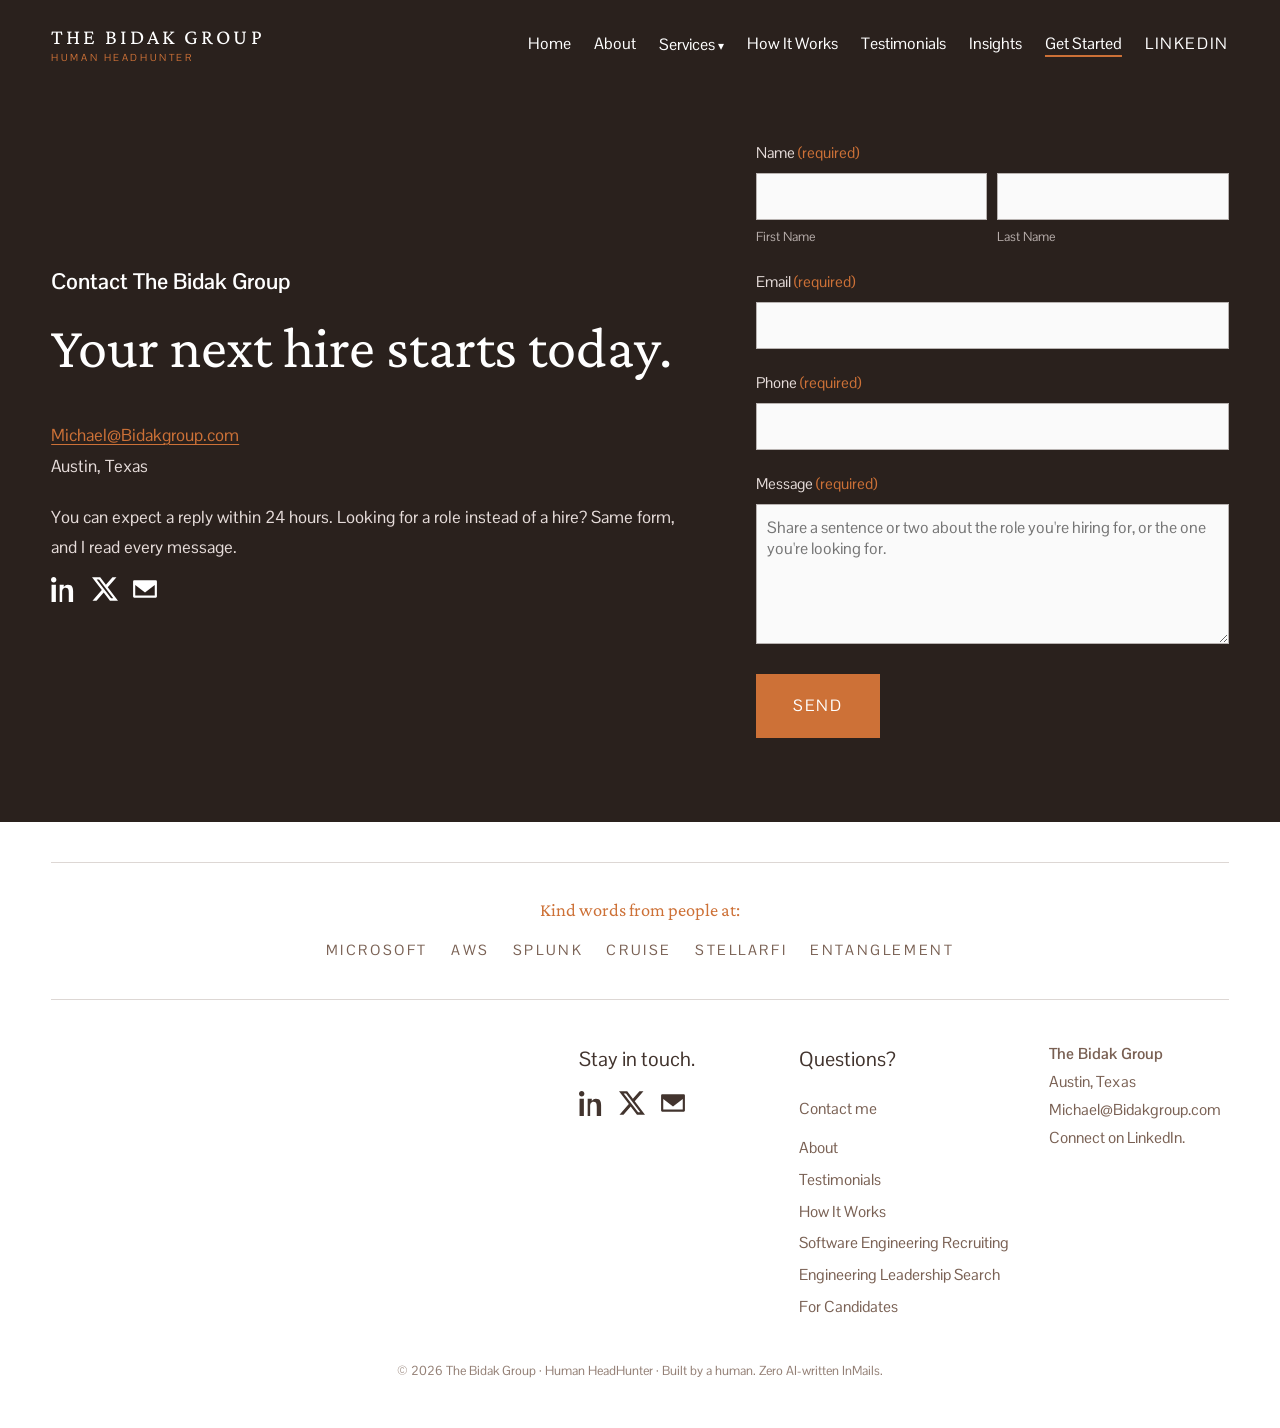
<file: getstarted.html>
<!DOCTYPE html>
<html lang="en">
<head>
  <meta charset="utf-8">
  <meta name="viewport" content="width=device-width, initial-scale=1">
  <title>Get Started | The Bidak Group</title>
  <meta name="description" content="Contact The Bidak Group. Share a sentence or two about the role you're hiring for, or the one you're looking for. You can expect a reply within 24 hours.">
  <link rel="icon" type="image/svg+xml" href="assets/favicon.svg">
  <link rel="preconnect" href="https://fonts.googleapis.com">
  <link rel="preconnect" href="https://fonts.gstatic.com" crossorigin>
  <link href="https://fonts.googleapis.com/css2?family=Crimson+Pro:ital,wght@0,400;0,600;1,400&family=Pontano+Sans:wght@400;700&display=swap" rel="stylesheet">
  <link rel="stylesheet" href="styles.css">
</head>
<body>
<a class="skip-link" href="#main">Skip to content</a>

<header class="site-header">
  <div class="header-inner">
    <a class="logo" href="index.html" aria-label="The Bidak Group, home">
      <span class="logo-name">The Bidak Group</span>
      <span class="logo-tag">Human HeadHunter</span>
    </a>
    <button class="nav-toggle" aria-expanded="false" aria-label="Open menu">
      <span></span><span></span>
    </button>
    <nav class="main-nav" aria-label="Main">
      <a href="index.html">Home</a>
      <a href="about.html">About</a>
      <div class="nav-drop">
        <button type="button" aria-expanded="false" aria-haspopup="true">Services</button>
        <div class="nav-drop-menu">
          <a href="engineering.html">Software Engineering Recruiting</a>
          <a href="leadership.html">Engineering Leadership Search</a>
          <a href="candidates.html">For Candidates</a>
        </div>
      </div>
      <a href="process.html">How It Works</a>
      <a href="testimonials.html">Testimonials</a>
      <a href="insights.html">Insights</a>
      <a href="getstarted.html" aria-current="page">Get Started</a>
      <a class="btn btn--outline" href="https://www.linkedin.com/in/michaelbidak/" target="_blank" rel="noopener">LinkedIn</a>
    </nav>
  </div>
</header>

<main id="main">

  <!-- Mirrors Embers /getstarted exactly: solid espresso 2-col, sparse copy left, form right -->
  <section class="band band--tall theme-dark hero--pad-top">
    <div class="band-inner">
      <div class="split split--text-wide">
        <div class="reveal">
          <h1 class="eyebrow-h1">Contact The Bidak Group</h1>
          <h2 class="mt-1">Your next hire starts today.</h2>
          <p class="gap-top">
            <a href="mailto:Michael@Bidakgroup.com">Michael@Bidakgroup.com</a><br>
            Austin, Texas
          </p>
          <p>You can expect a reply within 24 hours. Looking for a role instead of a hire?
          Same form, and I read every message.</p>
          <div class="social-row">
            <a href="https://www.linkedin.com/in/michaelbidak/" target="_blank" rel="noopener" aria-label="Mike Bidak on LinkedIn">
              <svg viewBox="0 0 24 24" aria-hidden="true"><path d="M4.98 3.5C4.98 4.88 3.87 6 2.5 6S0 4.88 0 3.5 1.12 1 2.5 1s2.48 1.12 2.48 2.5zM.5 8h4V24h-4V8zm7.5 0h3.8v2.2h.05c.53-1 1.83-2.2 3.77-2.2 4.03 0 4.78 2.65 4.78 6.1V24h-4v-8.5c0-2.03-.04-4.64-2.83-4.64-2.83 0-3.27 2.2-3.27 4.5V24H8V8z"/></svg>
            </a>
            <a href="https://twitter.com/MichaelBidak" target="_blank" rel="noopener" aria-label="Mike Bidak on Twitter">
              <svg viewBox="0 0 24 24" aria-hidden="true"><path d="M18.9 1.15h3.68l-8.04 9.19L24 22.85h-7.41l-5.8-7.58-6.64 7.58H.46l8.6-9.83L0 1.15h7.59l5.24 6.93 6.07-6.93zm-1.29 19.5h2.04L6.49 3.24H4.3l13.31 17.41z"/></svg>
            </a>
            <a href="mailto:Michael@Bidakgroup.com" aria-label="Email Mike Bidak">
              <svg viewBox="0 0 24 24" aria-hidden="true"><path d="M2 4h20a1 1 0 0 1 1 1v14a1 1 0 0 1-1 1H2a1 1 0 0 1-1-1V5a1 1 0 0 1 1-1zm10 8.6L3.4 6h17.2L12 12.6zM3 8.24V18h18V8.24l-9 6.9-9-6.9z"/></svg>
            </a>
          </div>
        </div>

        <form class="form-grid reveal" action="https://formsubmit.co/Michael@Bidakgroup.com" method="POST">
          <input type="hidden" name="_subject" value="New inquiry from michaelbidak.com">
          <input type="hidden" name="_captcha" value="false">
          <input type="hidden" name="_template" value="table">
          <input type="hidden" name="_next" value="https://michaelbidak.github.io/thanks.html">
          <input type="text" name="_honey" style="display:none" tabindex="-1" autocomplete="off" aria-hidden="true">
          <div class="field">
            <label for="first-name">Name <span class="req" aria-hidden="true">(required)</span></label>
            <div class="form-row-2">
              <div>
                <input id="first-name" name="First Name" type="text" autocomplete="given-name" required>
                <p class="sub-label">First Name</p>
              </div>
              <div>
                <input id="last-name" name="Last Name" type="text" autocomplete="family-name" required aria-label="Last Name">
                <p class="sub-label">Last Name</p>
              </div>
            </div>
          </div>
          <div class="field">
            <label for="email">Email <span class="req" aria-hidden="true">(required)</span></label>
            <input id="email" name="email" type="email" autocomplete="email" required>
          </div>
          <div class="field">
            <label for="phone">Phone <span class="req" aria-hidden="true">(required)</span></label>
            <input id="phone" name="phone" type="tel" autocomplete="tel" required>
          </div>
          <div class="field">
            <label for="message">Message <span class="req" aria-hidden="true">(required)</span></label>
            <textarea id="message" name="message" required placeholder="Share a sentence or two about the role you're hiring for, or the one you're looking for."></textarea>
          </div>
          <div>
            <button class="btn" type="submit">Send</button>
          </div>
        </form>
      </div>
    </div>
  </section>

  <!-- FOOTER -->
  <footer class="site-footer">
    <div class="band-inner">
      <hr>
      <div class="foot-trust">
        <h3>Kind words from people at:</h3>
        <div class="foot-wordmarks">
          <a href="testimonials.html">Microsoft</a>
          <a href="testimonials.html">AWS</a>
          <a href="testimonials.html">Splunk</a>
          <a href="testimonials.html">Cruise</a>
          <a href="testimonials.html">StellarFi</a>
          <a href="testimonials.html">Entanglement</a>
        </div>
      </div>
      <hr>
      <div class="foot-cols">
        <div></div>
        <div class="foot-col">
          <p class="big">Stay in touch.</p>
          <div class="social-row">
            <a href="https://www.linkedin.com/in/michaelbidak/" target="_blank" rel="noopener" aria-label="Mike Bidak on LinkedIn">
              <svg viewBox="0 0 24 24" aria-hidden="true"><path d="M4.98 3.5C4.98 4.88 3.87 6 2.5 6S0 4.88 0 3.5 1.12 1 2.5 1s2.48 1.12 2.48 2.5zM.5 8h4V24h-4V8zm7.5 0h3.8v2.2h.05c.53-1 1.83-2.2 3.77-2.2 4.03 0 4.78 2.65 4.78 6.1V24h-4v-8.5c0-2.03-.04-4.64-2.83-4.64-2.83 0-3.27 2.2-3.27 4.5V24H8V8z"/></svg>
            </a>
            <a href="https://twitter.com/MichaelBidak" target="_blank" rel="noopener" aria-label="Mike Bidak on Twitter">
              <svg viewBox="0 0 24 24" aria-hidden="true"><path d="M18.9 1.15h3.68l-8.04 9.19L24 22.85h-7.41l-5.8-7.58-6.64 7.58H.46l8.6-9.83L0 1.15h7.59l5.24 6.93 6.07-6.93zm-1.29 19.5h2.04L6.49 3.24H4.3l13.31 17.41z"/></svg>
            </a>
            <a href="mailto:Michael@Bidakgroup.com" aria-label="Email Mike Bidak">
              <svg viewBox="0 0 24 24" aria-hidden="true"><path d="M2 4h20a1 1 0 0 1 1 1v14a1 1 0 0 1-1 1H2a1 1 0 0 1-1-1V5a1 1 0 0 1 1-1zm10 8.6L3.4 6h17.2L12 12.6zM3 8.24V18h18V8.24l-9 6.9-9-6.9z"/></svg>
            </a>
          </div>
        </div>
        <div class="foot-col">
          <p class="big">Questions?</p>
          <p><a href="getstarted.html">Contact me</a></p>
          <ul>
            <li><a href="about.html">About</a></li>
            <li><a href="testimonials.html">Testimonials</a></li>
            <li><a href="process.html">How It Works</a></li>
            <li><a href="engineering.html">Software Engineering Recruiting</a></li>
            <li><a href="leadership.html">Engineering Leadership Search</a></li>
            <li><a href="candidates.html">For Candidates</a></li>
          </ul>
        </div>
        <div class="foot-col">
          <address>
            <strong>The Bidak Group</strong><br>
            Austin, Texas<br>
            <a href="mailto:Michael@Bidakgroup.com">Michael@Bidakgroup.com</a><br>
            <a href="https://www.linkedin.com/in/michaelbidak/" target="_blank" rel="noopener">Connect on LinkedIn.</a>
          </address>
        </div>
      </div>
      <p class="foot-legal">&copy; 2026 The Bidak Group &middot; Human HeadHunter &middot; Built by a human. Zero AI-written InMails.</p>
    </div>
  </footer>

</main>
<script src="site.js" defer></script>
</body>
</html>
</file>
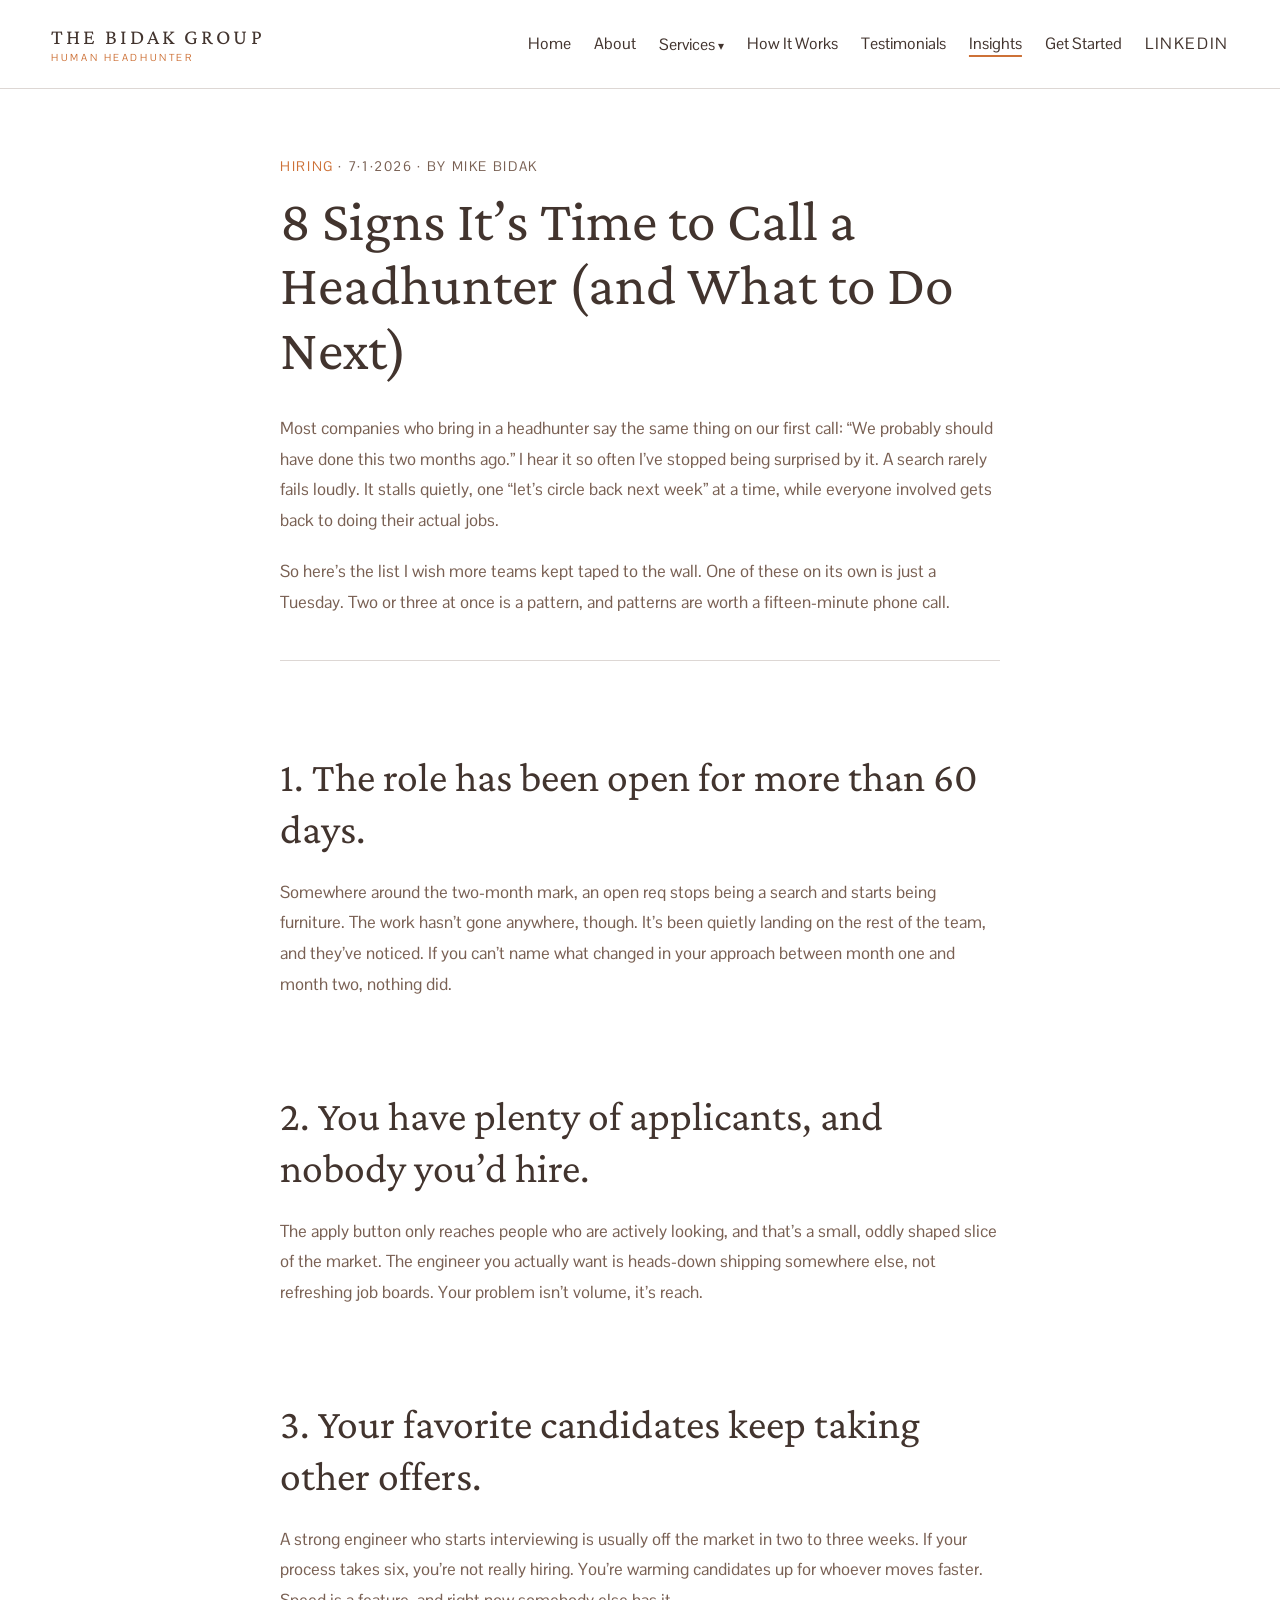
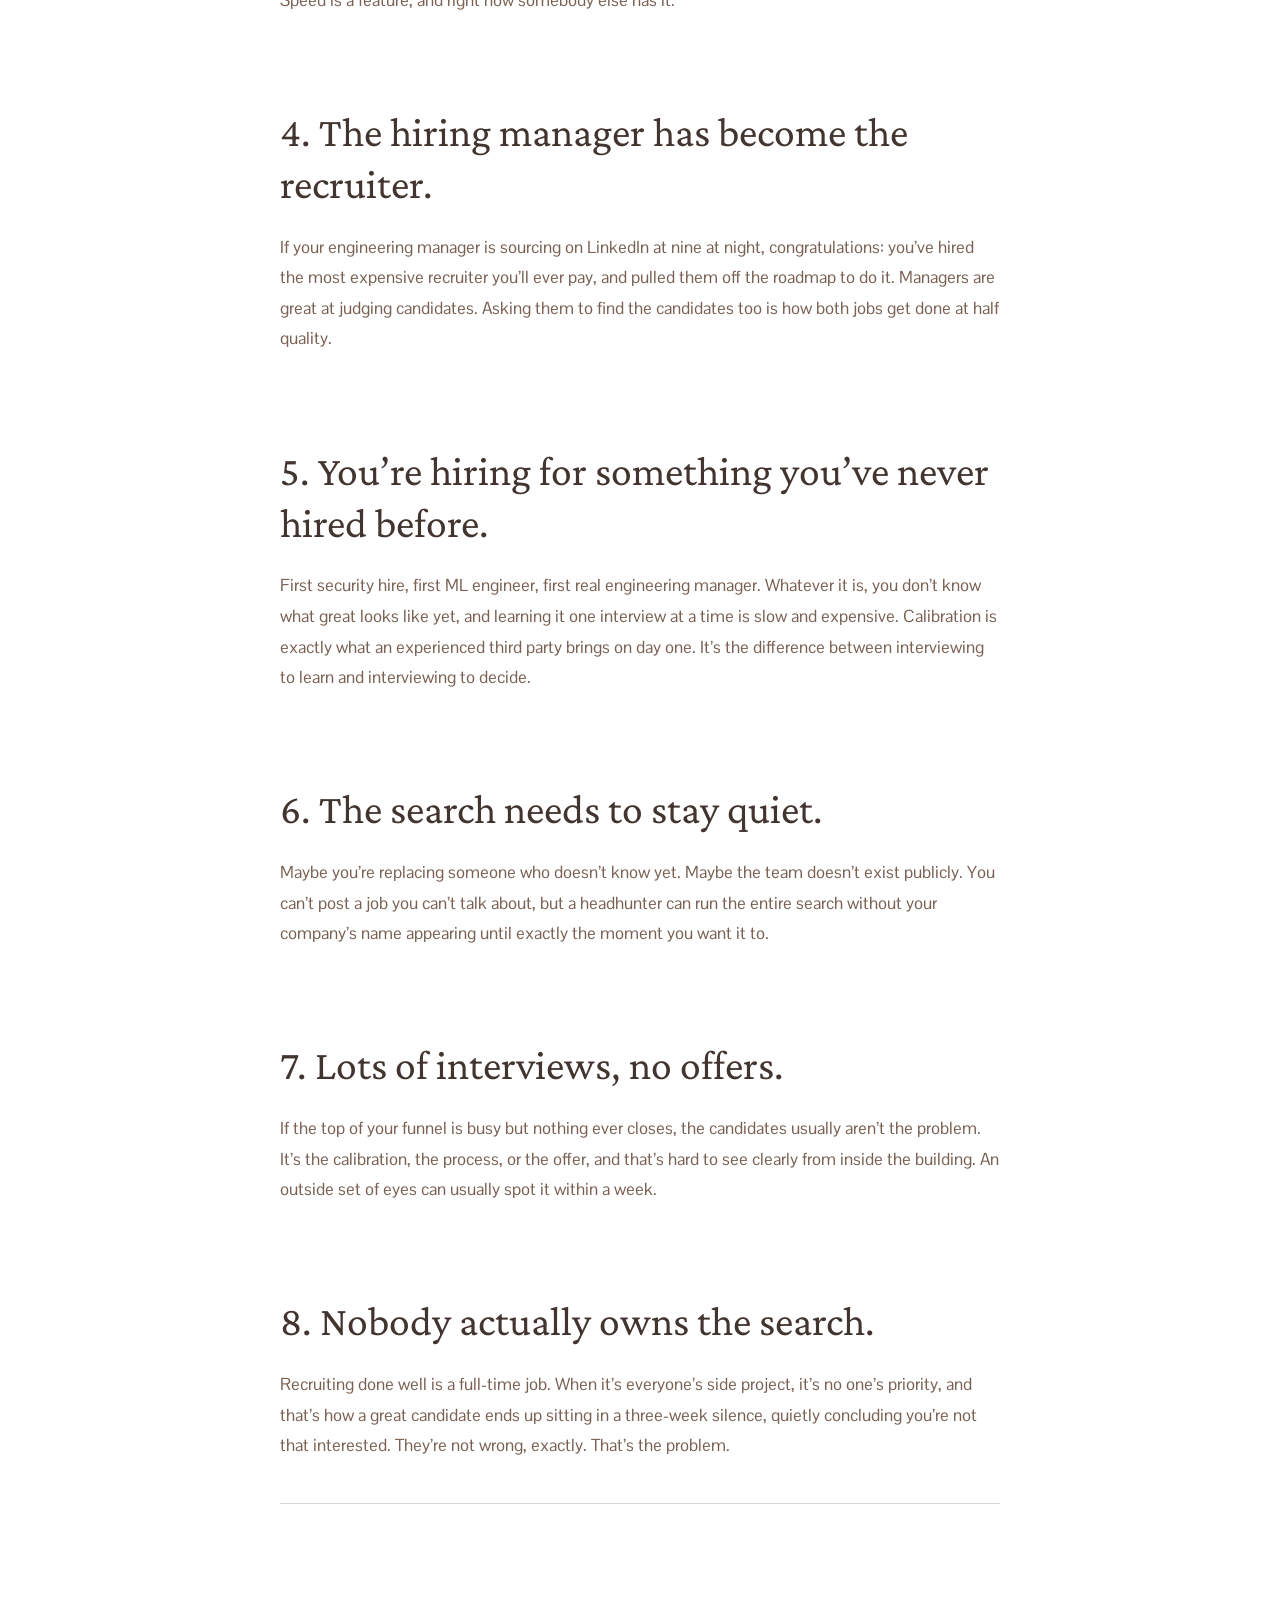
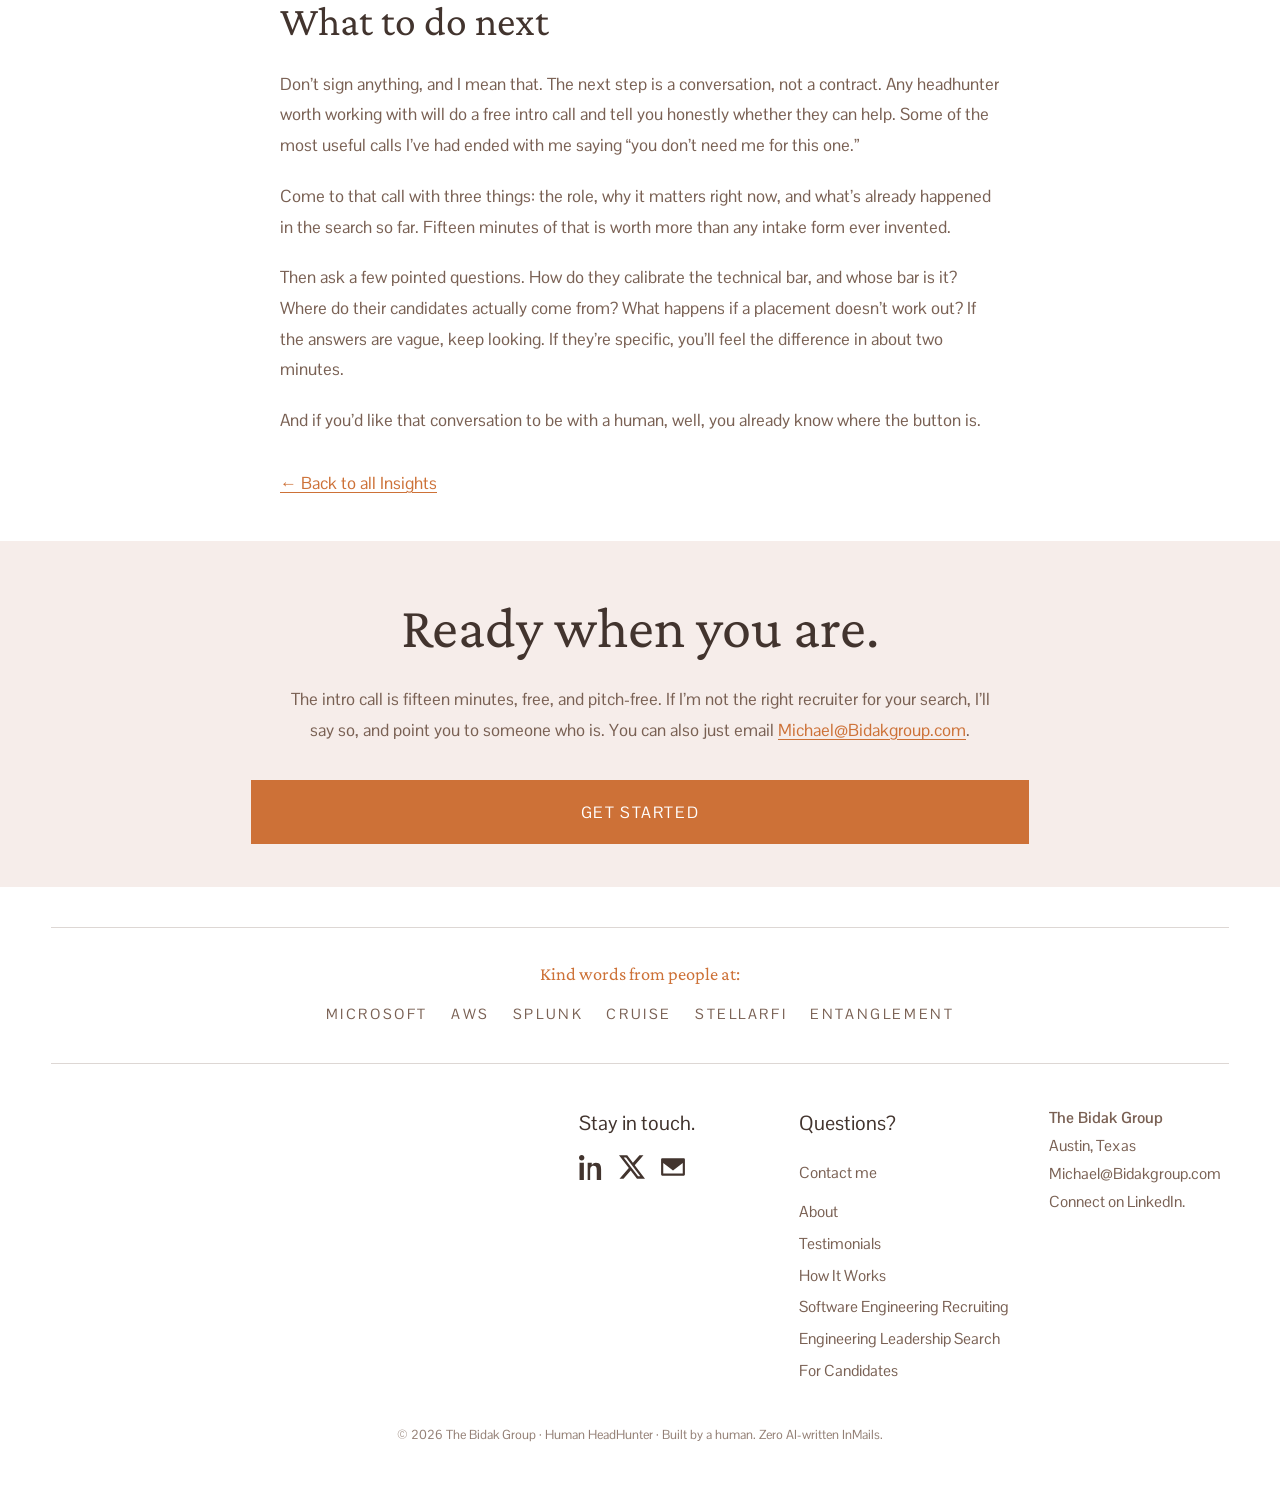
<file: insights-call-a-headhunter.html>
<!DOCTYPE html>
<html lang="en">
<head>
  <meta charset="utf-8">
  <meta name="viewport" content="width=device-width, initial-scale=1">
  <title>8 Signs It&rsquo;s Time to Call a Headhunter | Insights | The Bidak Group</title>
  <meta name="description" content="Searches rarely fail loudly. They quietly stall. Mike Bidak on the eight signs your engineering search is stuck, and what to do next (without signing anything).">
  <link rel="icon" type="image/svg+xml" href="assets/favicon.svg">
  <link rel="preconnect" href="https://fonts.googleapis.com">
  <link rel="preconnect" href="https://fonts.gstatic.com" crossorigin>
  <link href="https://fonts.googleapis.com/css2?family=Crimson+Pro:ital,wght@0,400;0,600;1,400&family=Pontano+Sans:wght@400;700&display=swap" rel="stylesheet">
  <link rel="stylesheet" href="styles.css">
</head>
<body>
<a class="skip-link" href="#main">Skip to content</a>

<header class="site-header on-light">
  <div class="header-inner">
    <a class="logo" href="index.html" aria-label="The Bidak Group, home">
      <span class="logo-name">The Bidak Group</span>
      <span class="logo-tag">Human HeadHunter</span>
    </a>
    <button class="nav-toggle" aria-expanded="false" aria-label="Open menu">
      <span></span><span></span>
    </button>
    <nav class="main-nav" aria-label="Main">
      <a href="index.html">Home</a>
      <a href="about.html">About</a>
      <div class="nav-drop">
        <button type="button" aria-expanded="false" aria-haspopup="true">Services</button>
        <div class="nav-drop-menu">
          <a href="engineering.html">Software Engineering Recruiting</a>
          <a href="leadership.html">Engineering Leadership Search</a>
          <a href="candidates.html">For Candidates</a>
        </div>
      </div>
      <a href="process.html">How It Works</a>
      <a href="testimonials.html">Testimonials</a>
      <a href="insights.html" aria-current="page">Insights</a>
      <a href="getstarted.html">Get Started</a>
      <a class="btn btn--outline" href="https://www.linkedin.com/in/michaelbidak/" target="_blank" rel="noopener">LinkedIn</a>
    </nav>
  </div>
</header>

<main id="main">

  <!-- ARTICLE -->
  <section class="band theme-white hero--pad-top">
    <div class="band-inner">
      <article class="article reveal">
        <p class="post-meta"><a href="insights.html">Hiring</a> &middot; 7&middot;1&middot;2026 &middot; By Mike Bidak</p>
        <h1>8 Signs It&rsquo;s Time to Call a Headhunter (and What to Do Next)</h1>

        <p class="mt-2">Most companies who bring in a headhunter say the same thing on our first
        call: &ldquo;We probably should have done this two months ago.&rdquo; I hear it so often
        I&rsquo;ve stopped being surprised by it. A search rarely fails loudly. It
        stalls quietly, one &ldquo;let&rsquo;s circle back next week&rdquo; at a time, while
        everyone involved gets back to doing their actual jobs.</p>

        <p>So here&rsquo;s the list I wish more teams kept taped to the wall. One of these on its
        own is just a Tuesday. Two or three at once is a pattern, and patterns are worth a
        fifteen-minute phone call.</p>

        <hr>

        <h3>1. The role has been open for more than 60 days.</h3>
        <p>Somewhere around the two-month mark, an open req stops being a search and starts being
        furniture. The work hasn&rsquo;t gone anywhere, though. It&rsquo;s been quietly
        landing on the rest of the team, and they&rsquo;ve noticed. If you can&rsquo;t name what
        changed in your approach between month one and month two, nothing did.</p>

        <h3>2. You have plenty of applicants, and nobody you&rsquo;d hire.</h3>
        <p>The apply button only reaches people who are actively looking, and that&rsquo;s a small,
        oddly shaped slice of the market. The engineer you actually want is heads-down shipping
        somewhere else, not refreshing job boards. Your problem isn&rsquo;t volume, it&rsquo;s reach.</p>

        <h3>3. Your favorite candidates keep taking other offers.</h3>
        <p>A strong engineer who starts interviewing is usually off the market in two to three
        weeks. If your process takes six, you&rsquo;re not really hiring. You&rsquo;re
        warming candidates up for whoever moves faster. Speed is a feature, and right now somebody
        else has it.</p>

        <h3>4. The hiring manager has become the recruiter.</h3>
        <p>If your engineering manager is sourcing on LinkedIn at nine at night, congratulations:
        you&rsquo;ve hired the most expensive recruiter you&rsquo;ll ever pay, and pulled them off
        the roadmap to do it. Managers are great at judging candidates. Asking them to find the
        candidates too is how both jobs get done at half quality.</p>

        <h3>5. You&rsquo;re hiring for something you&rsquo;ve never hired before.</h3>
        <p>First security hire, first ML engineer, first real engineering manager. Whatever
        it is, you don&rsquo;t know what great looks like yet, and learning it one interview at a
        time is slow and expensive. Calibration is exactly what an experienced third party brings
        on day one. It&rsquo;s the difference between interviewing to learn and interviewing to
        decide.</p>

        <h3>6. The search needs to stay quiet.</h3>
        <p>Maybe you&rsquo;re replacing someone who doesn&rsquo;t know yet. Maybe the team
        doesn&rsquo;t exist publicly. You can&rsquo;t post a job you can&rsquo;t talk about,
        but a headhunter can run the entire search without your company&rsquo;s name appearing
        until exactly the moment you want it to.</p>

        <h3>7. Lots of interviews, no offers.</h3>
        <p>If the top of your funnel is busy but nothing ever closes, the candidates usually
        aren&rsquo;t the problem. It&rsquo;s the calibration, the process, or the offer,
        and that&rsquo;s hard to see clearly from inside the building. An outside set
        of eyes can usually spot it within a week.</p>

        <h3>8. Nobody actually owns the search.</h3>
        <p>Recruiting done well is a full-time job. When it&rsquo;s everyone&rsquo;s side project,
        it&rsquo;s no one&rsquo;s priority, and that&rsquo;s how a great candidate ends up
        sitting in a three-week silence, quietly concluding you&rsquo;re not that interested.
        They&rsquo;re not wrong, exactly. That&rsquo;s the problem.</p>

        <hr>

        <h3>What to do next</h3>
        <p>Don&rsquo;t sign anything, and I mean that. The next step is a conversation, not a
        contract. Any headhunter worth working with will do a free intro call and tell you honestly
        whether they can help. Some of the most useful calls I&rsquo;ve had ended with me saying
        &ldquo;you don&rsquo;t need me for this one.&rdquo;</p>
        <p>Come to that call with three things: the role, why it matters right now, and what&rsquo;s
        already happened in the search so far. Fifteen minutes of that is worth more than any
        intake form ever invented.</p>
        <p>Then ask a few pointed questions. How do they calibrate the technical bar, and
        whose bar is it? Where do their candidates actually come from? What happens if a placement
        doesn&rsquo;t work out? If the answers are vague, keep looking. If they&rsquo;re specific,
        you&rsquo;ll feel the difference in about two minutes.</p>
        <p>And if you&rsquo;d like that conversation to be with a human, well, you already
        know where the button is.</p>

        <p class="mt-2"><a href="insights.html">&larr; Back to all Insights</a></p>
      </article>
    </div>
  </section>

  <!-- CTA -->
  <section class="band band--short theme-cream">
    <div class="band-inner stack-center reveal">
      <h2>Ready when you are.</h2>
      <p class="narrow">The intro call is fifteen minutes, free, and pitch-free. If I&rsquo;m not
      the right recruiter for your search, I&rsquo;ll say so, and point you to someone who
      is. You can also just email
      <a href="mailto:Michael@Bidakgroup.com">Michael@Bidakgroup.com</a>.</p>
      <a class="btn" href="getstarted.html">Get Started</a>
    </div>
  </section>

  <!-- FOOTER -->
  <footer class="site-footer">
    <div class="band-inner">
      <hr>
      <div class="foot-trust">
        <h3>Kind words from people at:</h3>
        <div class="foot-wordmarks">
          <a href="testimonials.html">Microsoft</a>
          <a href="testimonials.html">AWS</a>
          <a href="testimonials.html">Splunk</a>
          <a href="testimonials.html">Cruise</a>
          <a href="testimonials.html">StellarFi</a>
          <a href="testimonials.html">Entanglement</a>
        </div>
      </div>
      <hr>
      <div class="foot-cols">
        <div></div>
        <div class="foot-col">
          <p class="big">Stay in touch.</p>
          <div class="social-row">
            <a href="https://www.linkedin.com/in/michaelbidak/" target="_blank" rel="noopener" aria-label="Mike Bidak on LinkedIn">
              <svg viewBox="0 0 24 24" aria-hidden="true"><path d="M4.98 3.5C4.98 4.88 3.87 6 2.5 6S0 4.88 0 3.5 1.12 1 2.5 1s2.48 1.12 2.48 2.5zM.5 8h4V24h-4V8zm7.5 0h3.8v2.2h.05c.53-1 1.83-2.2 3.77-2.2 4.03 0 4.78 2.65 4.78 6.1V24h-4v-8.5c0-2.03-.04-4.64-2.83-4.64-2.83 0-3.27 2.2-3.27 4.5V24H8V8z"/></svg>
            </a>
            <a href="https://twitter.com/MichaelBidak" target="_blank" rel="noopener" aria-label="Mike Bidak on Twitter">
              <svg viewBox="0 0 24 24" aria-hidden="true"><path d="M18.9 1.15h3.68l-8.04 9.19L24 22.85h-7.41l-5.8-7.58-6.64 7.58H.46l8.6-9.83L0 1.15h7.59l5.24 6.93 6.07-6.93zm-1.29 19.5h2.04L6.49 3.24H4.3l13.31 17.41z"/></svg>
            </a>
            <a href="mailto:Michael@Bidakgroup.com" aria-label="Email Mike Bidak">
              <svg viewBox="0 0 24 24" aria-hidden="true"><path d="M2 4h20a1 1 0 0 1 1 1v14a1 1 0 0 1-1 1H2a1 1 0 0 1-1-1V5a1 1 0 0 1 1-1zm10 8.6L3.4 6h17.2L12 12.6zM3 8.24V18h18V8.24l-9 6.9-9-6.9z"/></svg>
            </a>
          </div>
        </div>
        <div class="foot-col">
          <p class="big">Questions?</p>
          <p><a href="getstarted.html">Contact me</a></p>
          <ul>
            <li><a href="about.html">About</a></li>
            <li><a href="testimonials.html">Testimonials</a></li>
            <li><a href="process.html">How It Works</a></li>
            <li><a href="engineering.html">Software Engineering Recruiting</a></li>
            <li><a href="leadership.html">Engineering Leadership Search</a></li>
            <li><a href="candidates.html">For Candidates</a></li>
          </ul>
        </div>
        <div class="foot-col">
          <address>
            <strong>The Bidak Group</strong><br>
            Austin, Texas<br>
            <a href="mailto:Michael@Bidakgroup.com">Michael@Bidakgroup.com</a><br>
            <a href="https://www.linkedin.com/in/michaelbidak/" target="_blank" rel="noopener">Connect on LinkedIn.</a>
          </address>
        </div>
      </div>
      <p class="foot-legal">&copy; 2026 The Bidak Group &middot; Human HeadHunter &middot; Built by a human. Zero AI-written InMails.</p>
    </div>
  </footer>

</main>
<script src="site.js" defer></script>
</body>
</html>
</file>
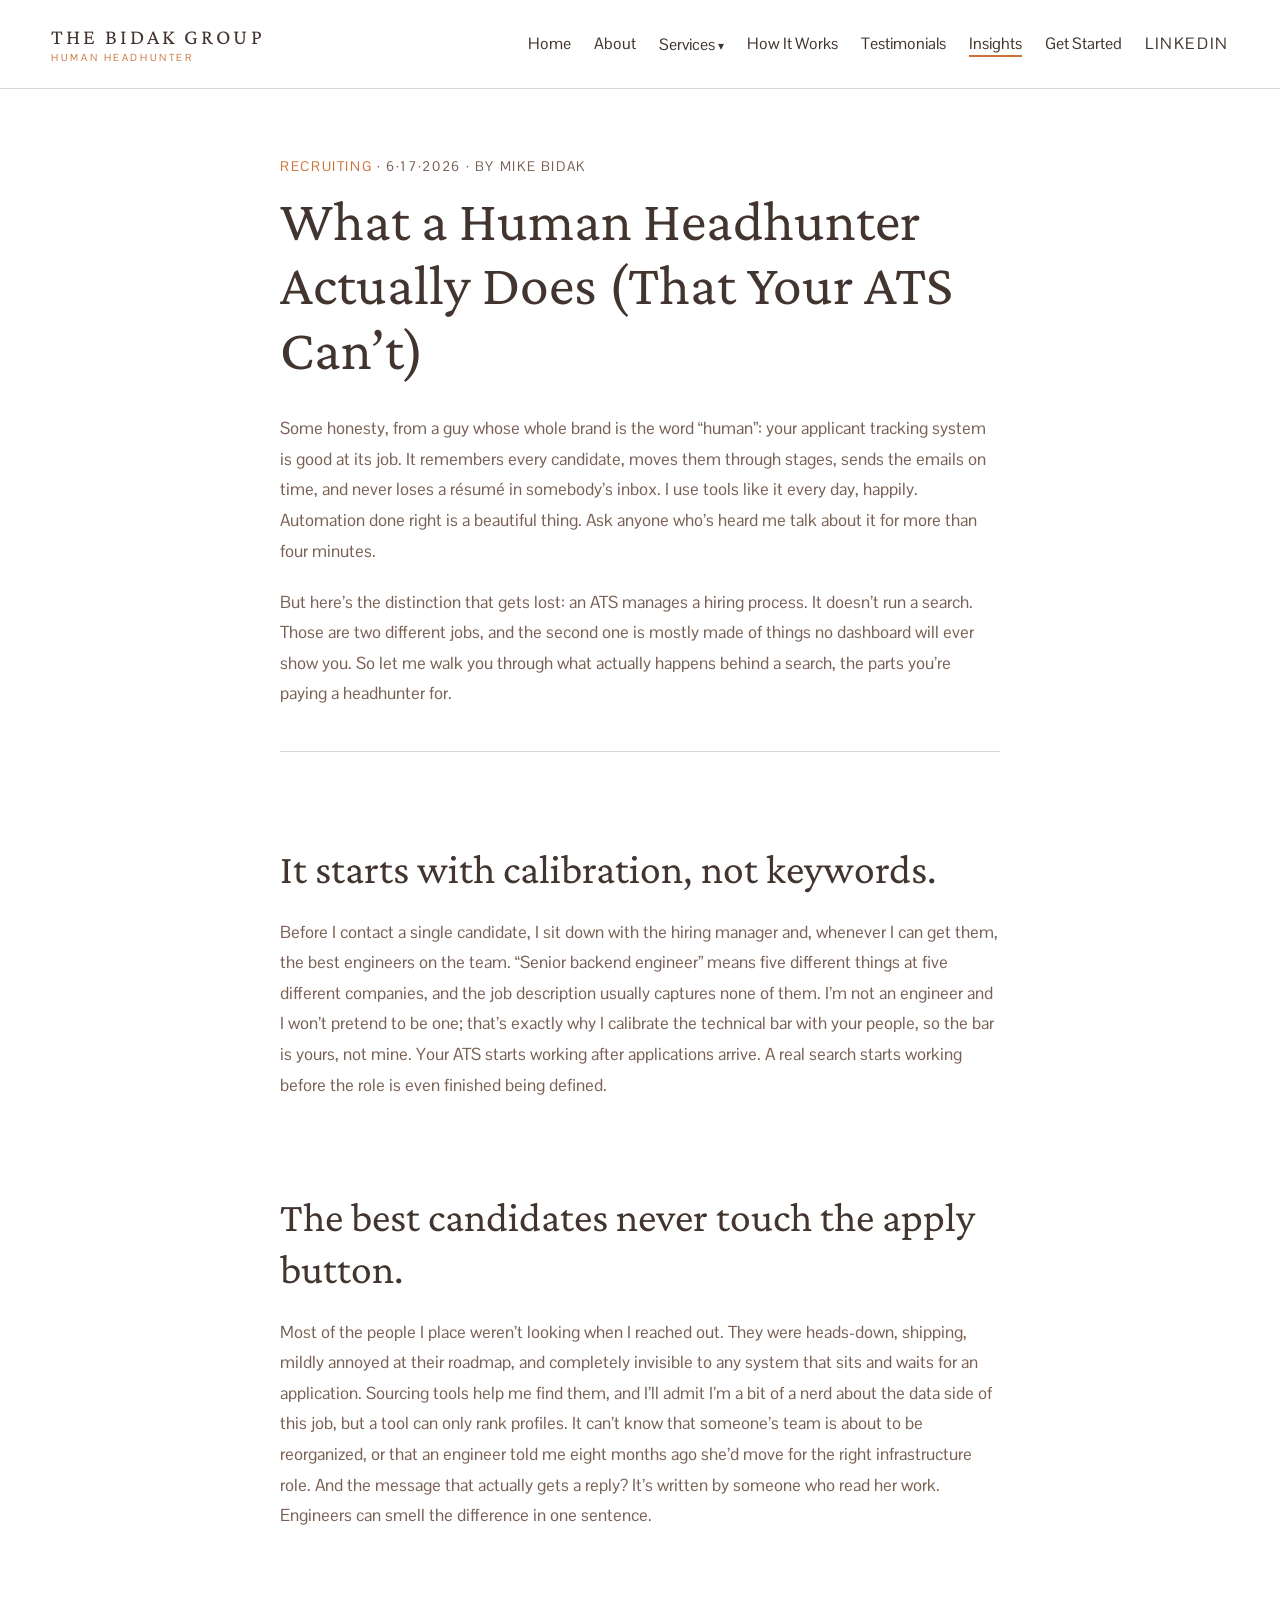
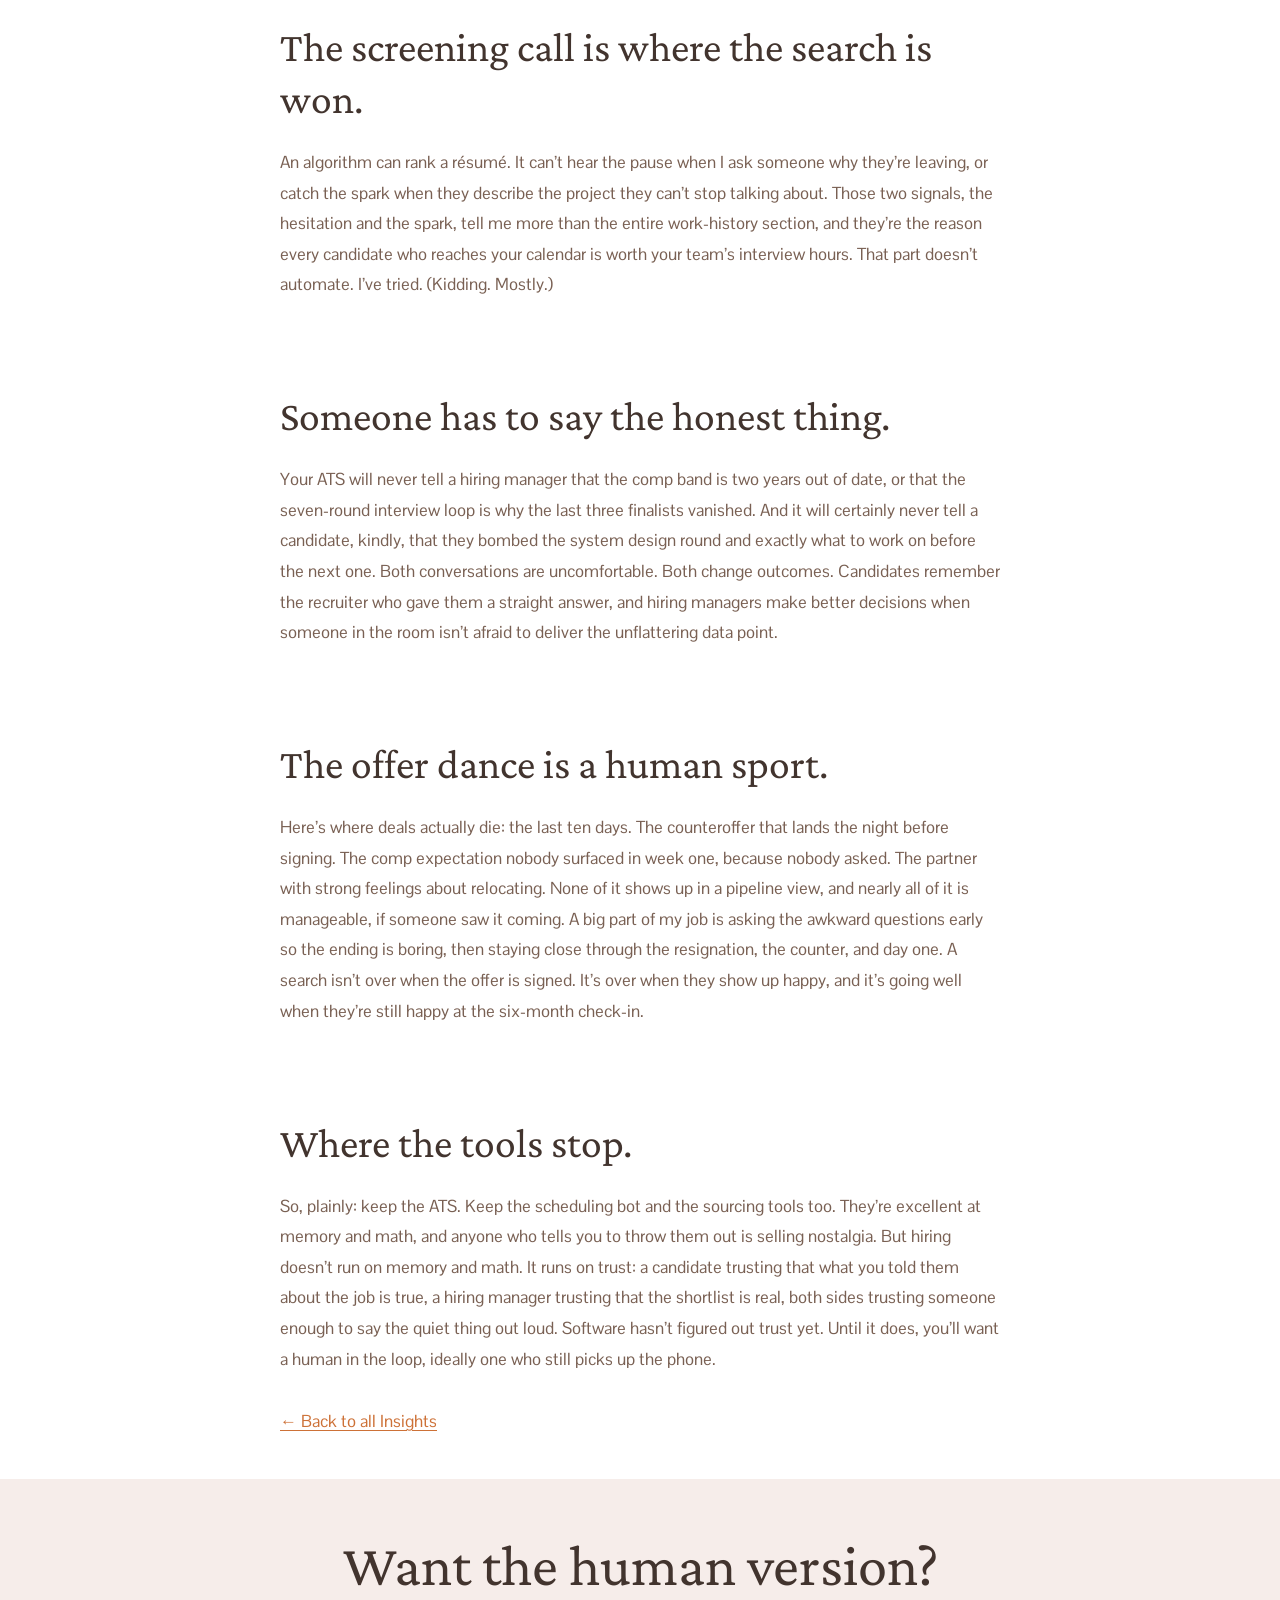
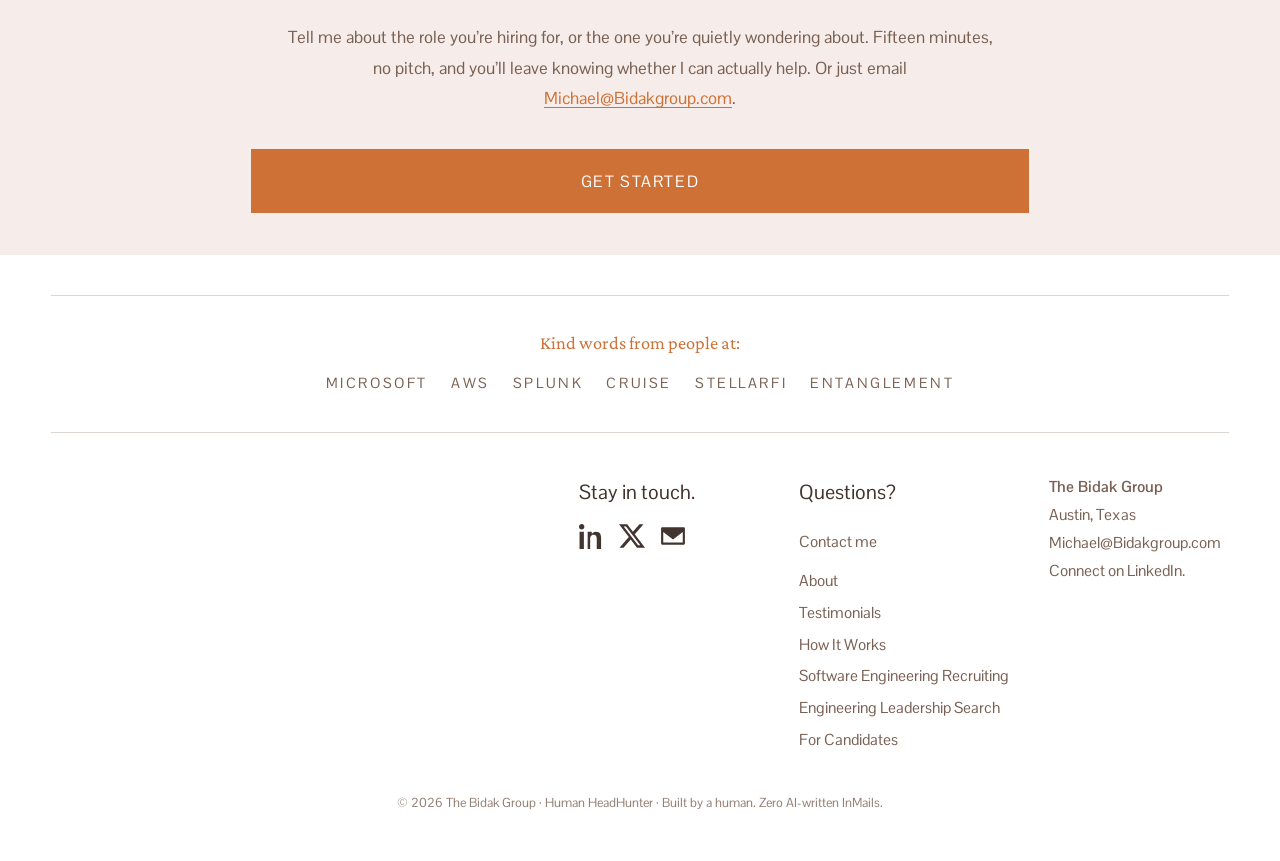
<file: insights-human-headhunter.html>
<!DOCTYPE html>
<html lang="en">
<head>
  <meta charset="utf-8">
  <meta name="viewport" content="width=device-width, initial-scale=1">
  <title>What a Human Headhunter Actually Does | Insights | The Bidak Group</title>
  <meta name="description" content="Your ATS is good at its job, but it manages a process, it doesn't run a search. Mike Bidak on calibration, sourcing beyond the apply button, screening calls, and the offer dance.">
  <link rel="icon" type="image/svg+xml" href="assets/favicon.svg">
  <link rel="preconnect" href="https://fonts.googleapis.com">
  <link rel="preconnect" href="https://fonts.gstatic.com" crossorigin>
  <link href="https://fonts.googleapis.com/css2?family=Crimson+Pro:ital,wght@0,400;0,600;1,400&family=Pontano+Sans:wght@400;700&display=swap" rel="stylesheet">
  <link rel="stylesheet" href="styles.css">
</head>
<body>
<a class="skip-link" href="#main">Skip to content</a>

<header class="site-header on-light">
  <div class="header-inner">
    <a class="logo" href="index.html" aria-label="The Bidak Group, home">
      <span class="logo-name">The Bidak Group</span>
      <span class="logo-tag">Human HeadHunter</span>
    </a>
    <button class="nav-toggle" aria-expanded="false" aria-label="Open menu">
      <span></span><span></span>
    </button>
    <nav class="main-nav" aria-label="Main">
      <a href="index.html">Home</a>
      <a href="about.html">About</a>
      <div class="nav-drop">
        <button type="button" aria-expanded="false" aria-haspopup="true">Services</button>
        <div class="nav-drop-menu">
          <a href="engineering.html">Software Engineering Recruiting</a>
          <a href="leadership.html">Engineering Leadership Search</a>
          <a href="candidates.html">For Candidates</a>
        </div>
      </div>
      <a href="process.html">How It Works</a>
      <a href="testimonials.html">Testimonials</a>
      <a href="insights.html" aria-current="page">Insights</a>
      <a href="getstarted.html">Get Started</a>
      <a class="btn btn--outline" href="https://www.linkedin.com/in/michaelbidak/" target="_blank" rel="noopener">LinkedIn</a>
    </nav>
  </div>
</header>

<main id="main">

  <!-- ARTICLE -->
  <section class="band theme-white hero--pad-top">
    <div class="band-inner">
      <article class="article reveal">
        <p class="post-meta"><a href="insights.html">Recruiting</a> &middot; 6&middot;17&middot;2026 &middot; By Mike Bidak</p>
        <h1>What a Human Headhunter Actually Does (That Your ATS Can&rsquo;t)</h1>

        <p class="mt-2">Some honesty, from a guy whose whole brand is the word
        &ldquo;human&rdquo;: your applicant tracking system is good at its job. It remembers every
        candidate, moves them through stages, sends the emails on time, and never loses a
        r&eacute;sum&eacute; in somebody&rsquo;s inbox. I use tools like it every day, happily.
        Automation done right is a beautiful thing. Ask anyone who&rsquo;s heard me talk
        about it for more than four minutes.</p>

        <p>But here&rsquo;s the distinction that gets lost: an ATS manages a hiring process. It
        doesn&rsquo;t run a search. Those are two different jobs, and the second one is mostly made
        of things no dashboard will ever show you. So let me walk you through what actually happens
        behind a search, the parts you&rsquo;re paying a headhunter for.</p>

        <hr>

        <h3>It starts with calibration, not keywords.</h3>
        <p>Before I contact a single candidate, I sit down with the hiring manager and,
        whenever I can get them, the best engineers on the team. &ldquo;Senior backend
        engineer&rdquo; means five different things at five different companies, and the job
        description usually captures none of them. I&rsquo;m not an engineer and I won&rsquo;t
        pretend to be one; that&rsquo;s exactly why I calibrate the technical bar with your people,
        so the bar is yours, not mine. Your ATS starts working after applications arrive. A real
        search starts working before the role is even finished being defined.</p>

        <h3>The best candidates never touch the apply button.</h3>
        <p>Most of the people I place weren&rsquo;t looking when I reached out. They were
        heads-down, shipping, mildly annoyed at their roadmap, and completely invisible to any
        system that sits and waits for an application. Sourcing tools help me find them, and
        I&rsquo;ll admit I&rsquo;m a bit of a nerd about the data side of this job, but a tool can
        only rank profiles. It can&rsquo;t know that someone&rsquo;s team is about to be
        reorganized, or that an engineer told me eight months ago she&rsquo;d move for the right
        infrastructure role. And the message that actually gets a reply? It&rsquo;s written by
        someone who read her work. Engineers can smell the difference in one sentence.</p>

        <h3>The screening call is where the search is won.</h3>
        <p>An algorithm can rank a r&eacute;sum&eacute;. It can&rsquo;t hear the pause when I ask
        someone why they&rsquo;re leaving, or catch the spark when they describe the project they
        can&rsquo;t stop talking about. Those two signals, the hesitation and the spark,
        tell me more than the entire work-history section, and they&rsquo;re the reason
        every candidate who reaches your calendar is worth your team&rsquo;s interview hours.
        That part doesn&rsquo;t automate. I&rsquo;ve tried. (Kidding. Mostly.)</p>

        <h3>Someone has to say the honest thing.</h3>
        <p>Your ATS will never tell a hiring manager that the comp band is two years out of date,
        or that the seven-round interview loop is why the last three finalists vanished. And it
        will certainly never tell a candidate, kindly, that they bombed the system design round
        and exactly what to work on before the next one. Both conversations are uncomfortable.
        Both change outcomes. Candidates remember the recruiter who gave them a straight answer,
        and hiring managers make better decisions when someone in the room isn&rsquo;t
        afraid to deliver the unflattering data point.</p>

        <h3>The offer dance is a human sport.</h3>
        <p>Here&rsquo;s where deals actually die: the last ten days. The counteroffer that lands
        the night before signing. The comp expectation nobody surfaced in week one, because nobody
        asked. The partner with strong feelings about relocating. None of it shows up in a pipeline
        view, and nearly all of it is manageable, if someone saw it coming. A big part of my
        job is asking the awkward questions early so the ending is boring, then staying close
        through the resignation, the counter, and day one. A search isn&rsquo;t over when the offer
        is signed. It&rsquo;s over when they show up happy, and it&rsquo;s going well when
        they&rsquo;re still happy at the six-month check-in.</p>

        <h3>Where the tools stop.</h3>
        <p>So, plainly: keep the ATS. Keep the scheduling bot and the sourcing tools too.
        They&rsquo;re excellent at memory and math, and anyone who tells you to throw them out is
        selling nostalgia. But hiring doesn&rsquo;t run on memory and math. It runs on trust: a
        candidate trusting that what you told them about the job is true, a hiring manager trusting
        that the shortlist is real, both sides trusting someone enough to say the quiet thing out
        loud. Software hasn&rsquo;t figured out trust yet. Until it does, you&rsquo;ll want a human
        in the loop, ideally one who still picks up the phone.</p>

        <p class="mt-2"><a href="insights.html">&larr; Back to all Insights</a></p>
      </article>
    </div>
  </section>

  <!-- CTA -->
  <section class="band band--short theme-cream">
    <div class="band-inner stack-center reveal">
      <h2>Want the human version?</h2>
      <p class="narrow">Tell me about the role you&rsquo;re hiring for, or the one
      you&rsquo;re quietly wondering about. Fifteen minutes, no pitch, and you&rsquo;ll leave
      knowing whether I can actually help. Or just email
      <a href="mailto:Michael@Bidakgroup.com">Michael@Bidakgroup.com</a>.</p>
      <a class="btn" href="getstarted.html">Get Started</a>
    </div>
  </section>

  <!-- FOOTER -->
  <footer class="site-footer">
    <div class="band-inner">
      <hr>
      <div class="foot-trust">
        <h3>Kind words from people at:</h3>
        <div class="foot-wordmarks">
          <a href="testimonials.html">Microsoft</a>
          <a href="testimonials.html">AWS</a>
          <a href="testimonials.html">Splunk</a>
          <a href="testimonials.html">Cruise</a>
          <a href="testimonials.html">StellarFi</a>
          <a href="testimonials.html">Entanglement</a>
        </div>
      </div>
      <hr>
      <div class="foot-cols">
        <div></div>
        <div class="foot-col">
          <p class="big">Stay in touch.</p>
          <div class="social-row">
            <a href="https://www.linkedin.com/in/michaelbidak/" target="_blank" rel="noopener" aria-label="Mike Bidak on LinkedIn">
              <svg viewBox="0 0 24 24" aria-hidden="true"><path d="M4.98 3.5C4.98 4.88 3.87 6 2.5 6S0 4.88 0 3.5 1.12 1 2.5 1s2.48 1.12 2.48 2.5zM.5 8h4V24h-4V8zm7.5 0h3.8v2.2h.05c.53-1 1.83-2.2 3.77-2.2 4.03 0 4.78 2.65 4.78 6.1V24h-4v-8.5c0-2.03-.04-4.64-2.83-4.64-2.83 0-3.27 2.2-3.27 4.5V24H8V8z"/></svg>
            </a>
            <a href="https://twitter.com/MichaelBidak" target="_blank" rel="noopener" aria-label="Mike Bidak on Twitter">
              <svg viewBox="0 0 24 24" aria-hidden="true"><path d="M18.9 1.15h3.68l-8.04 9.19L24 22.85h-7.41l-5.8-7.58-6.64 7.58H.46l8.6-9.83L0 1.15h7.59l5.24 6.93 6.07-6.93zm-1.29 19.5h2.04L6.49 3.24H4.3l13.31 17.41z"/></svg>
            </a>
            <a href="mailto:Michael@Bidakgroup.com" aria-label="Email Mike Bidak">
              <svg viewBox="0 0 24 24" aria-hidden="true"><path d="M2 4h20a1 1 0 0 1 1 1v14a1 1 0 0 1-1 1H2a1 1 0 0 1-1-1V5a1 1 0 0 1 1-1zm10 8.6L3.4 6h17.2L12 12.6zM3 8.24V18h18V8.24l-9 6.9-9-6.9z"/></svg>
            </a>
          </div>
        </div>
        <div class="foot-col">
          <p class="big">Questions?</p>
          <p><a href="getstarted.html">Contact me</a></p>
          <ul>
            <li><a href="about.html">About</a></li>
            <li><a href="testimonials.html">Testimonials</a></li>
            <li><a href="process.html">How It Works</a></li>
            <li><a href="engineering.html">Software Engineering Recruiting</a></li>
            <li><a href="leadership.html">Engineering Leadership Search</a></li>
            <li><a href="candidates.html">For Candidates</a></li>
          </ul>
        </div>
        <div class="foot-col">
          <address>
            <strong>The Bidak Group</strong><br>
            Austin, Texas<br>
            <a href="mailto:Michael@Bidakgroup.com">Michael@Bidakgroup.com</a><br>
            <a href="https://www.linkedin.com/in/michaelbidak/" target="_blank" rel="noopener">Connect on LinkedIn.</a>
          </address>
        </div>
      </div>
      <p class="foot-legal">&copy; 2026 The Bidak Group &middot; Human HeadHunter &middot; Built by a human. Zero AI-written InMails.</p>
    </div>
  </footer>

</main>
<script src="site.js" defer></script>
</body>
</html>
</file>
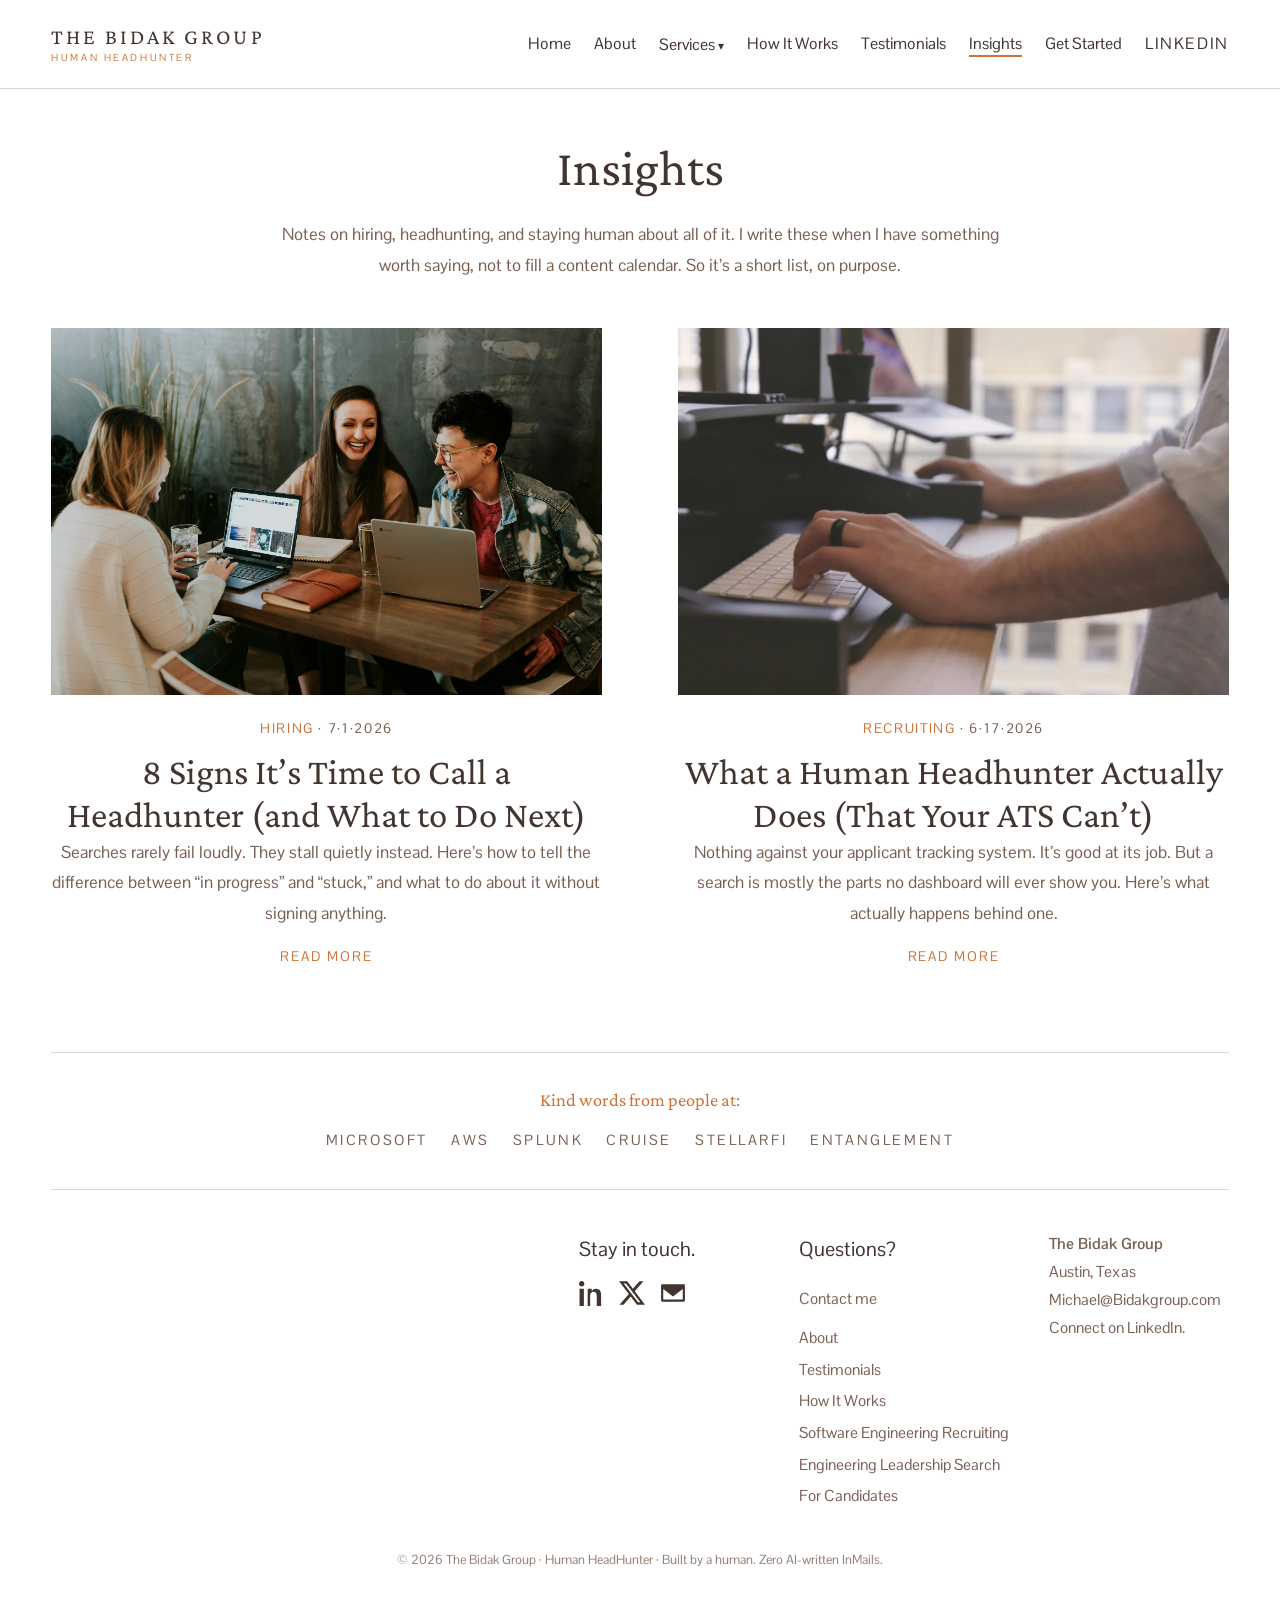
<file: insights.html>
<!DOCTYPE html>
<html lang="en">
<head>
  <meta charset="utf-8">
  <meta name="viewport" content="width=device-width, initial-scale=1">
  <title>Insights | The Bidak Group, Human HeadHunter</title>
  <meta name="description" content="Honest notes on hiring and headhunting from Mike Bidak: when to bring in a recruiter, what a human headhunter actually does, and how to keep hiring human.">
  <link rel="icon" type="image/svg+xml" href="assets/favicon.svg">
  <link rel="preconnect" href="https://fonts.googleapis.com">
  <link rel="preconnect" href="https://fonts.gstatic.com" crossorigin>
  <link href="https://fonts.googleapis.com/css2?family=Crimson+Pro:ital,wght@0,400;0,600;1,400&family=Pontano+Sans:wght@400;700&display=swap" rel="stylesheet">
  <link rel="stylesheet" href="styles.css">
</head>
<body>
<a class="skip-link" href="#main">Skip to content</a>

<header class="site-header on-light">
  <div class="header-inner">
    <a class="logo" href="index.html" aria-label="The Bidak Group, home">
      <span class="logo-name">The Bidak Group</span>
      <span class="logo-tag">Human HeadHunter</span>
    </a>
    <button class="nav-toggle" aria-expanded="false" aria-label="Open menu">
      <span></span><span></span>
    </button>
    <nav class="main-nav" aria-label="Main">
      <a href="index.html">Home</a>
      <a href="about.html">About</a>
      <div class="nav-drop">
        <button type="button" aria-expanded="false" aria-haspopup="true">Services</button>
        <div class="nav-drop-menu">
          <a href="engineering.html">Software Engineering Recruiting</a>
          <a href="leadership.html">Engineering Leadership Search</a>
          <a href="candidates.html">For Candidates</a>
        </div>
      </div>
      <a href="process.html">How It Works</a>
      <a href="testimonials.html">Testimonials</a>
      <a href="insights.html" aria-current="page">Insights</a>
      <a href="getstarted.html">Get Started</a>
      <a class="btn btn--outline" href="https://www.linkedin.com/in/michaelbidak/" target="_blank" rel="noopener">LinkedIn</a>
    </nav>
  </div>
</header>

<main id="main">

  <!-- INSIGHTS INDEX: no hero, white band starts below the header (Embers blog masonry) -->
  <section class="band band--short theme-white hero--pad-top">
    <div class="band-inner">
      <div class="stack-center reveal">
        <h1 style="font-size:clamp(2.2rem, 1.5rem + 2.2vw, 3.2rem)">Insights</h1>
        <p class="narrow">Notes on hiring, headhunting, and staying human about all of it.
        I write these when I have something worth saying, not to fill a content
        calendar. So it&rsquo;s a short list, on purpose.</p>
      </div>

      <div class="post-grid mt-3">
        <article class="post-card reveal">
          <a class="card-img" href="insights-call-a-headhunter.html">
            <img src="assets/stock-hero-engineering.jpg" alt="Two engineers pair-programming at a shared screen">
          </a>
          <p class="post-meta"><a href="insights-call-a-headhunter.html">Hiring</a> &middot; 7&middot;1&middot;2026</p>
          <h2><a href="insights-call-a-headhunter.html">8 Signs It&rsquo;s Time to Call a Headhunter (and What to Do Next)</a></h2>
          <p>Searches rarely fail loudly. They stall quietly instead. Here&rsquo;s how to
          tell the difference between &ldquo;in progress&rdquo; and &ldquo;stuck,&rdquo; and
          what to do about it without signing anything.</p>
          <a class="read-more" href="insights-call-a-headhunter.html">Read More</a>
        </article>

        <article class="post-card reveal">
          <a class="card-img" href="insights-human-headhunter.html">
            <img src="assets/mike-typing.webp" alt="Mike Bidak typing at his desk">
          </a>
          <p class="post-meta"><a href="insights-human-headhunter.html">Recruiting</a> &middot; 6&middot;17&middot;2026</p>
          <h2><a href="insights-human-headhunter.html">What a Human Headhunter Actually Does (That Your ATS Can&rsquo;t)</a></h2>
          <p>Nothing against your applicant tracking system. It&rsquo;s good at its job.
          But a search is mostly the parts no dashboard will ever show you. Here&rsquo;s what
          actually happens behind one.</p>
          <a class="read-more" href="insights-human-headhunter.html">Read More</a>
        </article>
      </div>
    </div>
  </section>

  <!-- FOOTER -->
  <footer class="site-footer">
    <div class="band-inner">
      <hr>
      <div class="foot-trust">
        <h3>Kind words from people at:</h3>
        <div class="foot-wordmarks">
          <a href="testimonials.html">Microsoft</a>
          <a href="testimonials.html">AWS</a>
          <a href="testimonials.html">Splunk</a>
          <a href="testimonials.html">Cruise</a>
          <a href="testimonials.html">StellarFi</a>
          <a href="testimonials.html">Entanglement</a>
        </div>
      </div>
      <hr>
      <div class="foot-cols">
        <div></div>
        <div class="foot-col">
          <p class="big">Stay in touch.</p>
          <div class="social-row">
            <a href="https://www.linkedin.com/in/michaelbidak/" target="_blank" rel="noopener" aria-label="Mike Bidak on LinkedIn">
              <svg viewBox="0 0 24 24" aria-hidden="true"><path d="M4.98 3.5C4.98 4.88 3.87 6 2.5 6S0 4.88 0 3.5 1.12 1 2.5 1s2.48 1.12 2.48 2.5zM.5 8h4V24h-4V8zm7.5 0h3.8v2.2h.05c.53-1 1.83-2.2 3.77-2.2 4.03 0 4.78 2.65 4.78 6.1V24h-4v-8.5c0-2.03-.04-4.64-2.83-4.64-2.83 0-3.27 2.2-3.27 4.5V24H8V8z"/></svg>
            </a>
            <a href="https://twitter.com/MichaelBidak" target="_blank" rel="noopener" aria-label="Mike Bidak on Twitter">
              <svg viewBox="0 0 24 24" aria-hidden="true"><path d="M18.9 1.15h3.68l-8.04 9.19L24 22.85h-7.41l-5.8-7.58-6.64 7.58H.46l8.6-9.83L0 1.15h7.59l5.24 6.93 6.07-6.93zm-1.29 19.5h2.04L6.49 3.24H4.3l13.31 17.41z"/></svg>
            </a>
            <a href="mailto:Michael@Bidakgroup.com" aria-label="Email Mike Bidak">
              <svg viewBox="0 0 24 24" aria-hidden="true"><path d="M2 4h20a1 1 0 0 1 1 1v14a1 1 0 0 1-1 1H2a1 1 0 0 1-1-1V5a1 1 0 0 1 1-1zm10 8.6L3.4 6h17.2L12 12.6zM3 8.24V18h18V8.24l-9 6.9-9-6.9z"/></svg>
            </a>
          </div>
        </div>
        <div class="foot-col">
          <p class="big">Questions?</p>
          <p><a href="getstarted.html">Contact me</a></p>
          <ul>
            <li><a href="about.html">About</a></li>
            <li><a href="testimonials.html">Testimonials</a></li>
            <li><a href="process.html">How It Works</a></li>
            <li><a href="engineering.html">Software Engineering Recruiting</a></li>
            <li><a href="leadership.html">Engineering Leadership Search</a></li>
            <li><a href="candidates.html">For Candidates</a></li>
          </ul>
        </div>
        <div class="foot-col">
          <address>
            <strong>The Bidak Group</strong><br>
            Austin, Texas<br>
            <a href="mailto:Michael@Bidakgroup.com">Michael@Bidakgroup.com</a><br>
            <a href="https://www.linkedin.com/in/michaelbidak/" target="_blank" rel="noopener">Connect on LinkedIn.</a>
          </address>
        </div>
      </div>
      <p class="foot-legal">&copy; 2026 The Bidak Group &middot; Human HeadHunter &middot; Built by a human. Zero AI-written InMails.</p>
    </div>
  </footer>

</main>
<script src="site.js" defer></script>
</body>
</html>
</file>
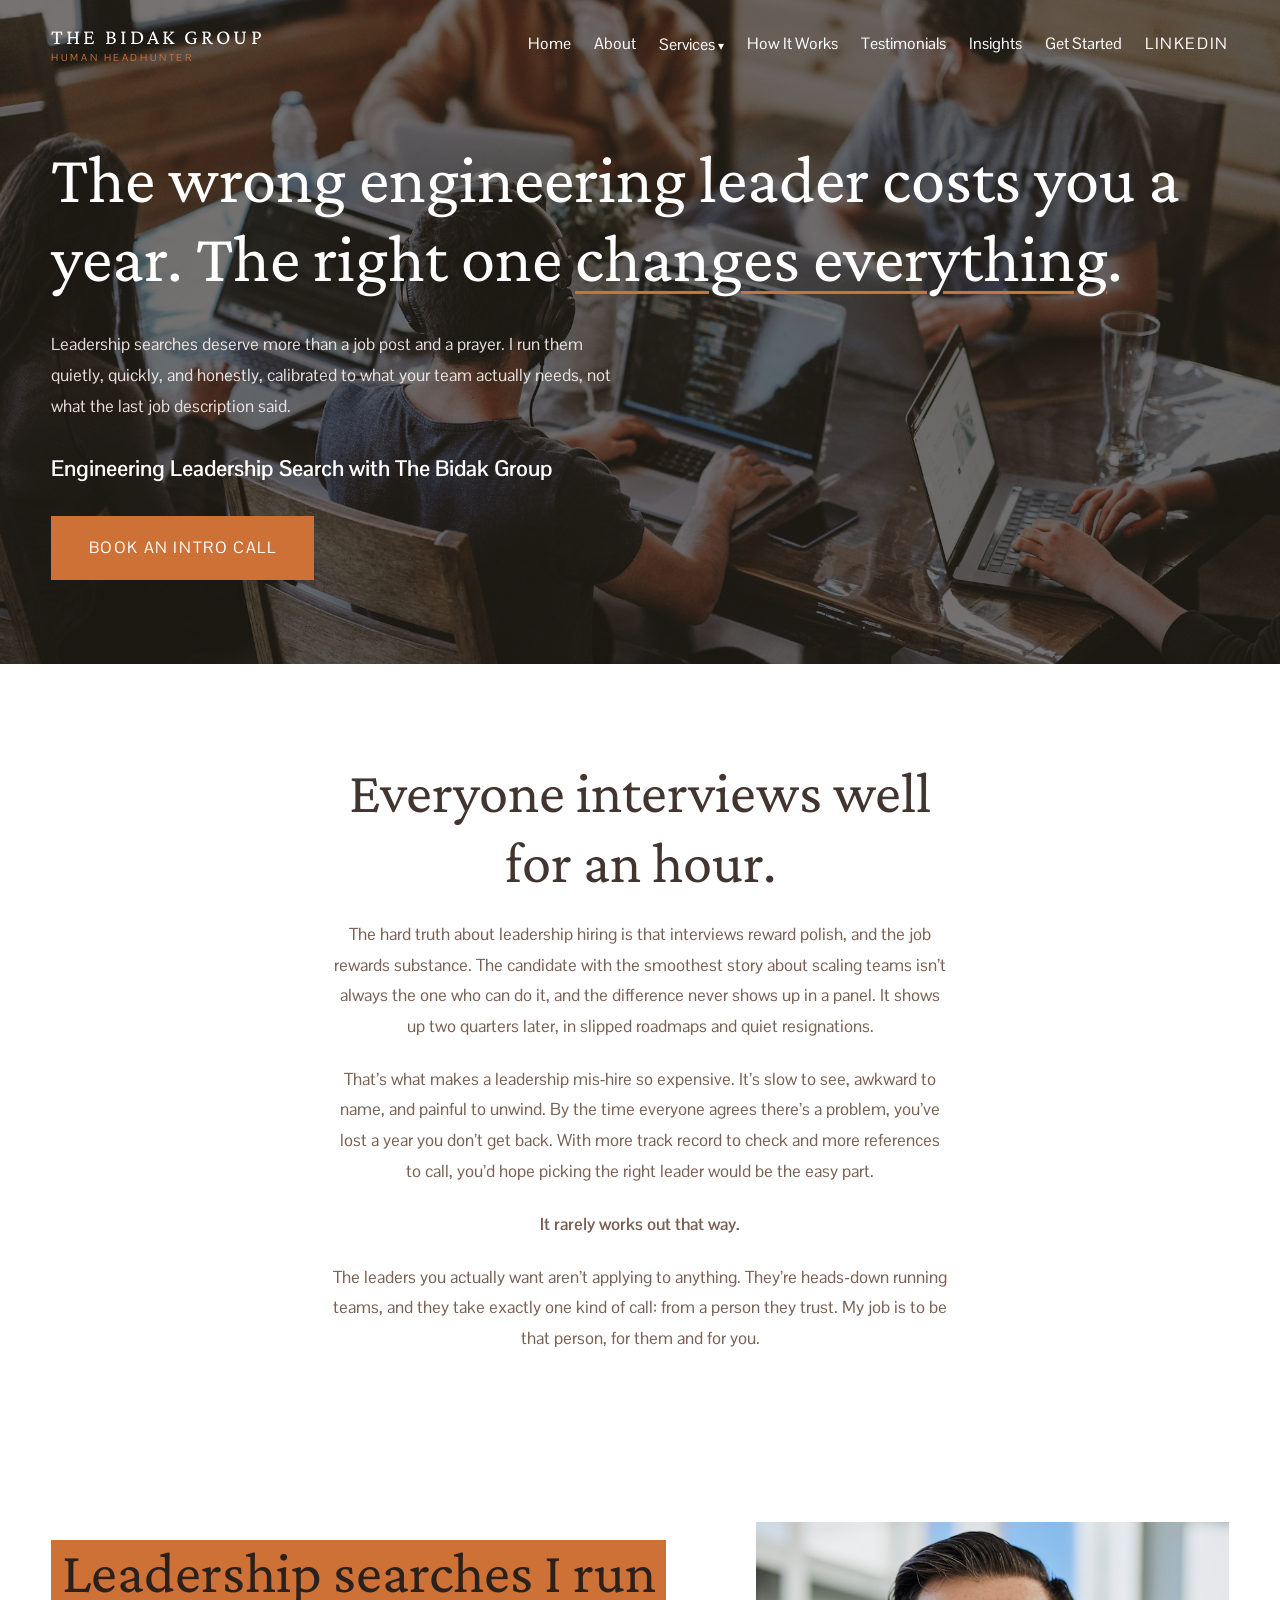
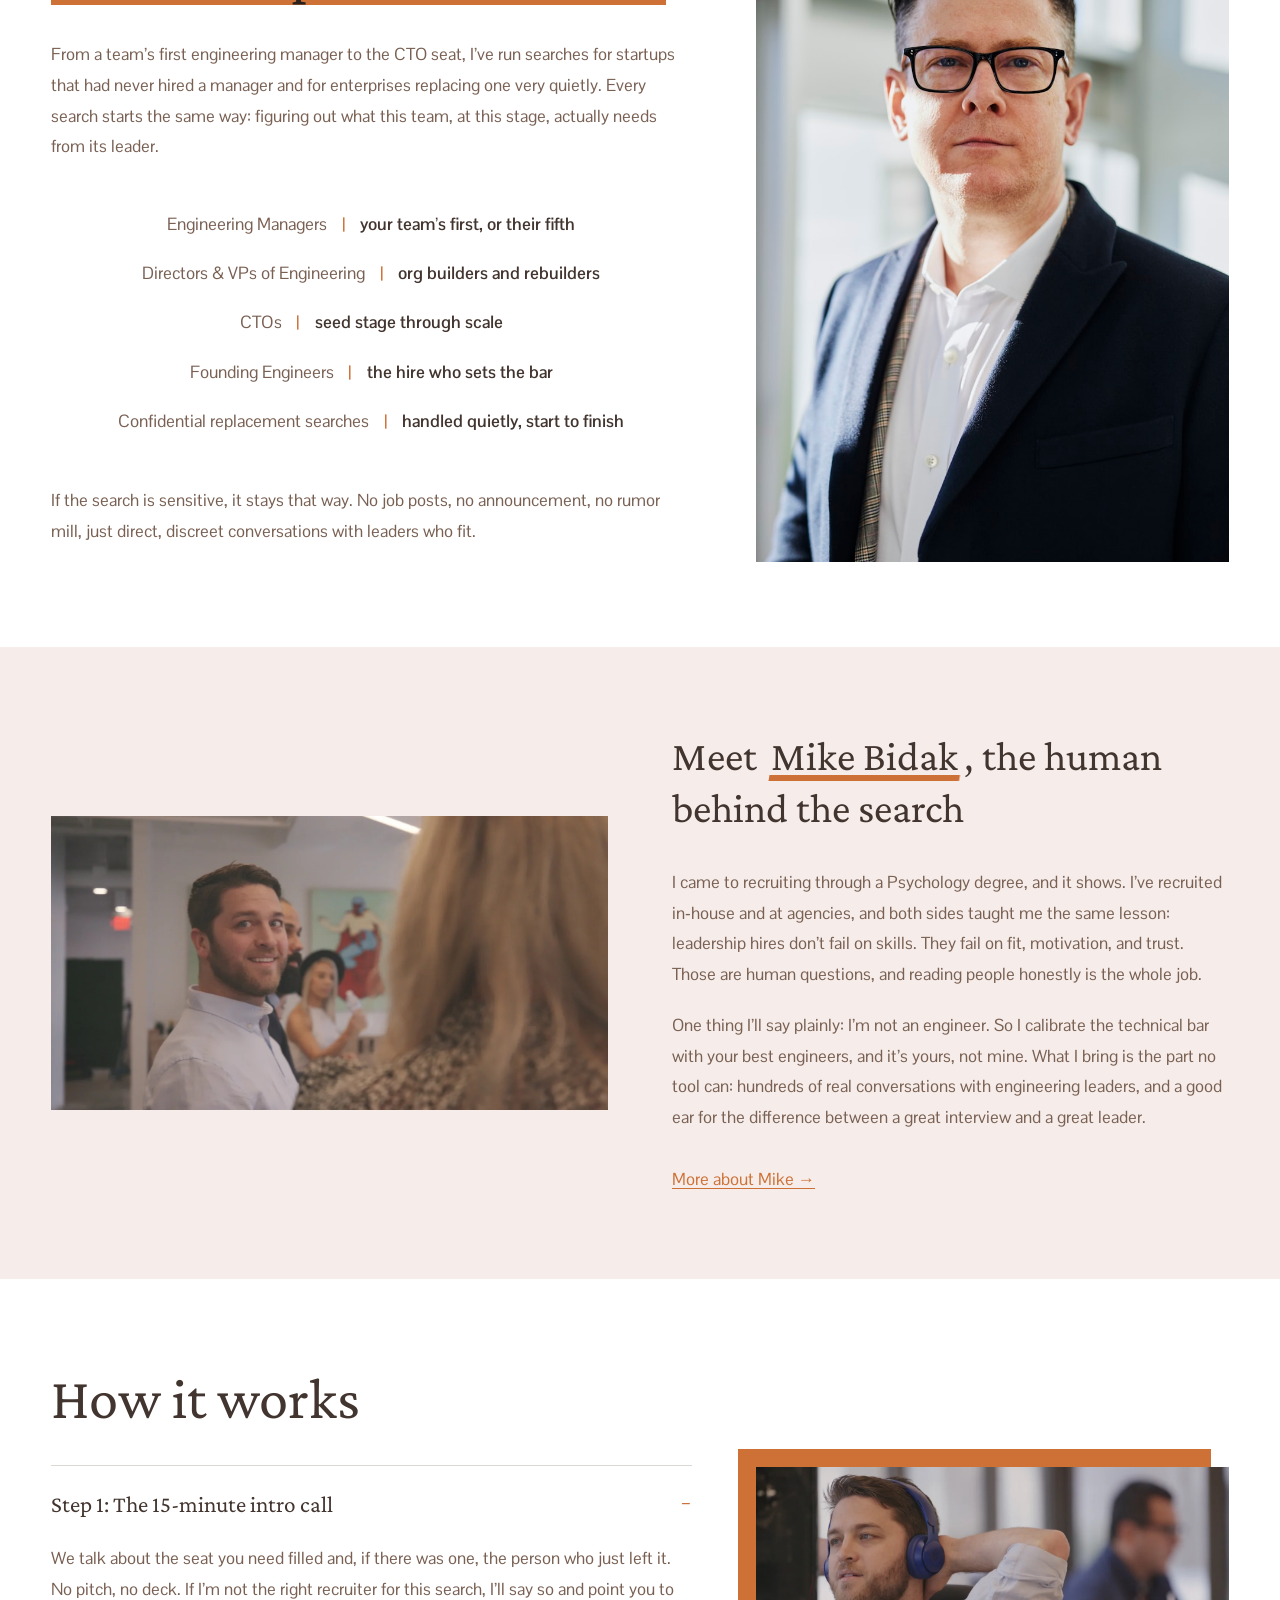
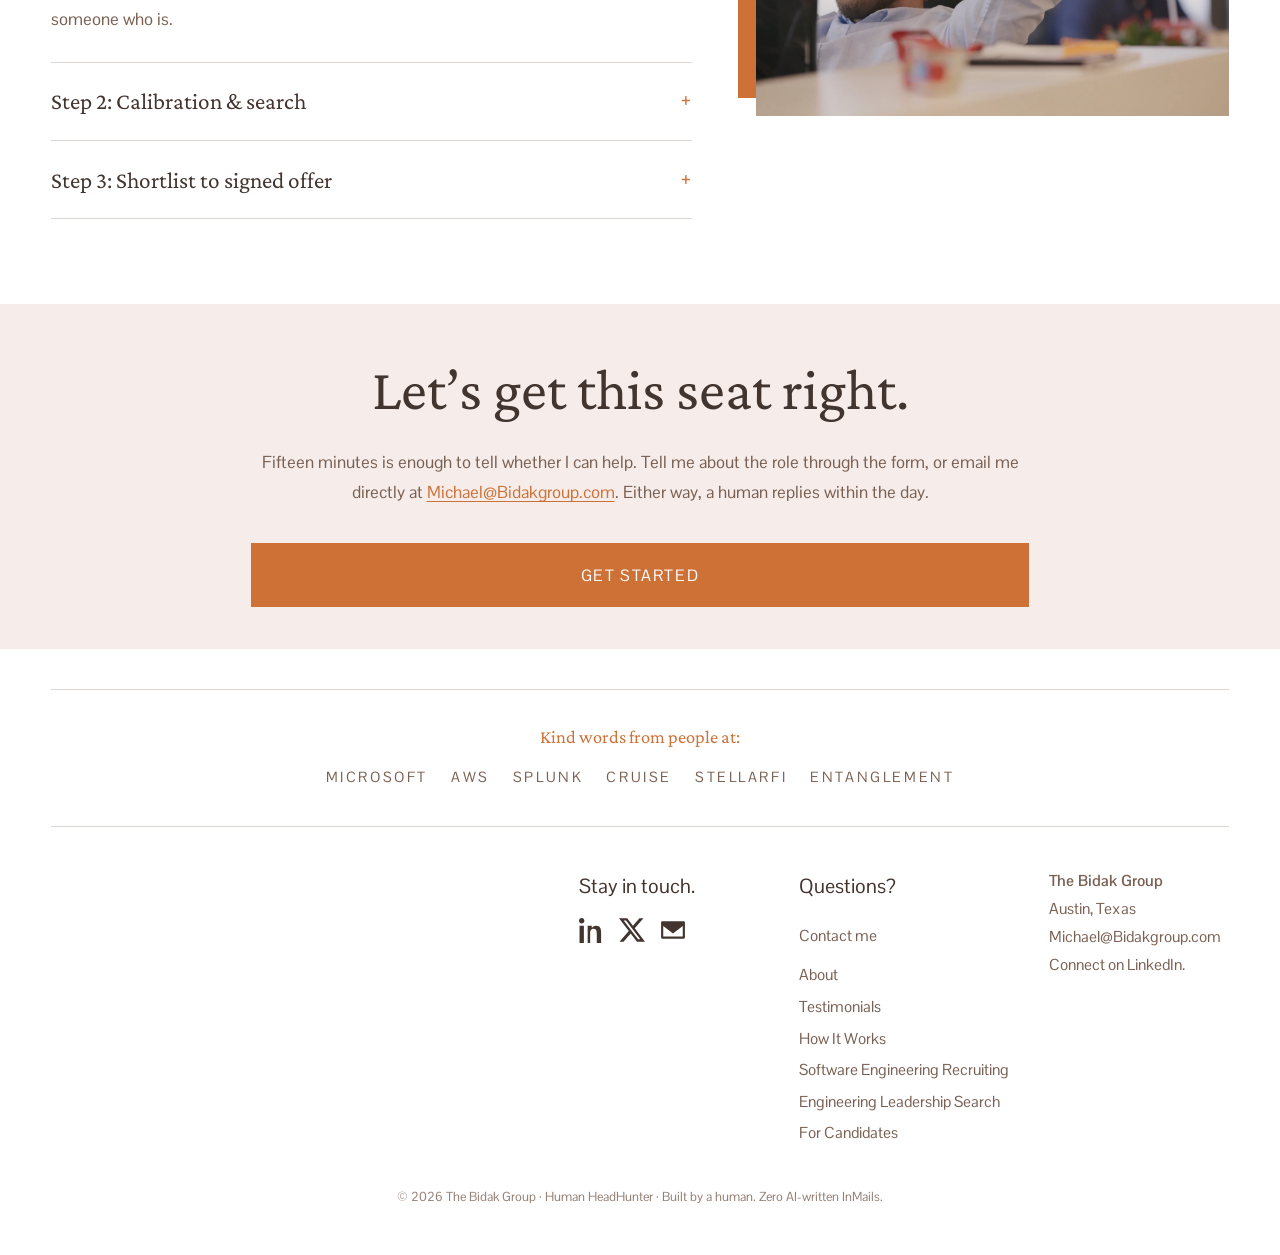
<file: leadership.html>
<!DOCTYPE html>
<html lang="en">
<head>
  <meta charset="utf-8">
  <meta name="viewport" content="width=device-width, initial-scale=1">
  <title>Engineering Leadership Search | The Bidak Group | Human HeadHunter</title>
  <meta name="description" content="Engineering leadership search with The Bidak Group: EMs, Directors, VPs of Engineering, CTOs, and founding engineers, including confidential replacement searches. Human-run, calibrated with your team, Austin-based and searching everywhere.">
  <link rel="icon" type="image/svg+xml" href="assets/favicon.svg">
  <link rel="preconnect" href="https://fonts.googleapis.com">
  <link rel="preconnect" href="https://fonts.gstatic.com" crossorigin>
  <link href="https://fonts.googleapis.com/css2?family=Crimson+Pro:ital,wght@0,400;0,600;1,400&family=Pontano+Sans:wght@400;700&display=swap" rel="stylesheet">
  <link rel="stylesheet" href="styles.css">
</head>
<body>
<a class="skip-link" href="#main">Skip to content</a>

<header class="site-header">
  <div class="header-inner">
    <a class="logo" href="index.html" aria-label="The Bidak Group, home">
      <span class="logo-name">The Bidak Group</span>
      <span class="logo-tag">Human HeadHunter</span>
    </a>
    <button class="nav-toggle" aria-expanded="false" aria-label="Open menu">
      <span></span><span></span>
    </button>
    <nav class="main-nav" aria-label="Main">
      <a href="index.html">Home</a>
      <a href="about.html">About</a>
      <div class="nav-drop">
        <button type="button" aria-expanded="false" aria-haspopup="true">Services</button>
        <div class="nav-drop-menu">
          <a href="engineering.html">Software Engineering Recruiting</a>
          <a href="leadership.html" aria-current="page">Engineering Leadership Search</a>
          <a href="candidates.html">For Candidates</a>
        </div>
      </div>
      <a href="process.html">How It Works</a>
      <a href="testimonials.html">Testimonials</a>
      <a href="insights.html">Insights</a>
      <a href="getstarted.html">Get Started</a>
      <a class="btn btn--outline" href="https://www.linkedin.com/in/michaelbidak/" target="_blank" rel="noopener">LinkedIn</a>
    </nav>
  </div>
</header>

<main id="main">

  <!-- ① HERO: emotional hook over photo, content bottom-left, tiny SEO H1 -->
  <section class="band band--med theme-dark has-photo overlay-50 hero--pad-top" style="background-image:url('assets/stock-hero-leadership.jpg')">
    <div class="band-inner" style="justify-content:flex-end">
      <p class="hero-line">The wrong engineering leader costs you a year. The right one <span class="u-underline">changes everything</span>.</p>
      <p class="mt-2" style="max-width:56ch">Leadership searches deserve more than a job post and a
      prayer. I run them quietly, quickly, and honestly, calibrated to what your team actually
      needs, not what the last job description said.</p>
      <h1 class="eyebrow-h1 mt-2">Engineering Leadership Search with The Bidak Group</h1>
      <p class="mt-2"><a class="btn" href="getstarted.html">Book an intro call</a></p>
    </div>
  </section>

  <!-- ② EMPATHY: the pain, second person, with the two-word punch -->
  <section class="band band--med theme-white">
    <div class="band-inner narrow stack-center reveal">
      <h2>Everyone interviews well for an hour.</h2>
      <p>The hard truth about leadership hiring is that interviews reward polish, and the job
      rewards substance. The candidate with the smoothest story about scaling teams isn&rsquo;t
      always the one who can do it, and the difference never shows up in a panel. It shows up
      two quarters later, in slipped roadmaps and quiet resignations.</p>
      <p>That&rsquo;s what makes a leadership mis&#8209;hire so expensive. It&rsquo;s slow to see,
      awkward to name, and painful to unwind. By the time everyone agrees there&rsquo;s a
      problem, you&rsquo;ve lost a year you don&rsquo;t get back. With more track record to check and
      more references to call, you&rsquo;d hope picking the right leader would be the easy part.</p>
      <p><strong>It rarely works out that way.</strong></p>
      <p>The leaders you actually want aren&rsquo;t applying to anything. They&rsquo;re heads&#8209;down
      running teams, and they take exactly one kind of call: from a person they trust. My job is to be
      that person, for them and for you.</p>
    </div>
  </section>

  <!-- ③ AREAS: marker-highlight H2 + concrete search types, photo right -->
  <section class="band band--med theme-white">
    <div class="band-inner">
      <div class="split split--text-wide">
        <div class="reveal">
          <h2><span class="u-marker">Leadership searches I run</span></h2>
          <p class="mt-2">From a team&rsquo;s first engineering manager to the CTO seat, I&rsquo;ve
          run searches for startups that had never hired a manager and for enterprises replacing one
          very quietly. Every search starts the same way: figuring out what this team, at this stage,
          actually needs from its leader.</p>
          <ul class="pipe-list">
            <li>Engineering Managers <span class="pipe">|</span> <strong>your team&rsquo;s first, or their fifth</strong></li>
            <li>Directors &amp; VPs of Engineering <span class="pipe">|</span> <strong>org builders and rebuilders</strong></li>
            <li>CTOs <span class="pipe">|</span> <strong>seed stage through scale</strong></li>
            <li>Founding Engineers <span class="pipe">|</span> <strong>the hire who sets the bar</strong></li>
            <li>Confidential replacement searches <span class="pipe">|</span> <strong>handled quietly, start to finish</strong></li>
          </ul>
          <p>If the search is sensitive, it stays that way. No job posts, no announcement, no rumor
          mill, just direct, discreet conversations with leaders who fit.</p>
        </div>
        <div class="reveal">
          <img src="assets/stock-circle-leadership.jpg" alt="An engineering leader talking a team through a decision at a conference table">
        </div>
      </div>
    </div>
  </section>

  <!-- ④ MEET MIKE: 2-col mirrored, photo left -->
  <section class="band band--med theme-cream">
    <div class="band-inner">
      <div class="split">
        <div class="reveal">
          <img src="assets/mike-camera.webp" alt="Mike Bidak, professional portrait">
        </div>
        <div class="reveal">
          <h3>Meet <span class="u-name-underline">Mike Bidak</span>, the human behind the search</h3>
          <p class="mt-2">I came to recruiting through a Psychology degree, and it shows. I&rsquo;ve
          recruited in&#8209;house and at agencies, and both sides taught me the same lesson:
          leadership hires don&rsquo;t fail on skills. They fail on fit, motivation, and trust.
          Those are human questions, and reading people honestly is the whole job.</p>
          <p>One thing I&rsquo;ll say plainly: I&rsquo;m not an engineer. So I calibrate the technical
          bar with your best engineers, and it&rsquo;s yours, not mine. What I bring is the part no
          tool can: hundreds of real conversations with engineering leaders, and a good ear for the
          difference between a great interview and a great leader.</p>
          <p class="mt-2"><a href="about.html">More about Mike &rarr;</a></p>
        </div>
      </div>
    </div>
  </section>

  <!-- ⑤ HOW IT WORKS: 3-step accordion, first open, photo right with offset frame -->
  <section class="band band--med theme-white">
    <div class="band-inner">
      <div class="split split--text-wide">
        <div class="reveal">
          <h2>How it works</h2>
          <div class="accordion mt-2">
            <div class="acc-item open">
              <button class="acc-btn" type="button" aria-expanded="true" aria-controls="acc-step-1">
                Step 1: The 15&#8209;minute intro call
                <span class="acc-icon" aria-hidden="true">&minus;</span>
              </button>
              <div class="acc-panel" id="acc-step-1">
                <div class="acc-panel-inner">
                  <p>We talk about the seat you need filled and, if there was one, the person
                  who just left it. No pitch, no deck. If I&rsquo;m not the right recruiter for this
                  search, I&rsquo;ll say so and point you to someone who is.</p>
                </div>
              </div>
            </div>
            <div class="acc-item">
              <button class="acc-btn" type="button" aria-expanded="false" aria-controls="acc-step-2">
                Step 2: Calibration &amp; search
                <span class="acc-icon" aria-hidden="true">+</span>
              </button>
              <div class="acc-panel" id="acc-step-2">
                <div class="acc-panel-inner">
                  <p>We define what great actually looks like for this role, with you, your
                  senior engineers, and your founders or board if they&rsquo;re in the loop. Then I go
                  find it: quiet, direct outreach to leaders who aren&rsquo;t on the market, because
                  the best ones never are.</p>
                </div>
              </div>
            </div>
            <div class="acc-item">
              <button class="acc-btn" type="button" aria-expanded="false" aria-controls="acc-step-3">
                Step 3: Shortlist to signed offer
                <span class="acc-icon" aria-hidden="true">+</span>
              </button>
              <div class="acc-panel" id="acc-step-3">
                <div class="acc-panel-inner">
                  <p>You get a short list of leaders I&rsquo;d stake my name on: pre&#8209;vetted,
                  actually interested, and briefed honestly on your team. I handle scheduling,
                  references, and the offer conversation until the ink is dry. And I check in long
                  after it is.</p>
                </div>
              </div>
            </div>
          </div>
        </div>
        <div class="reveal">
          <div class="offset-frame">
            <img src="assets/mike-desk.webp" alt="Mike Bidak leaning back at his desk between candidate calls">
          </div>
        </div>
      </div>
    </div>
  </section>

  <!-- ⑥ CTA band -->
  <section class="band band--short theme-cream">
    <div class="band-inner stack-center reveal">
      <h2>Let&rsquo;s get this seat right.</h2>
      <p>Fifteen minutes is enough to tell whether I can help. Tell me about the role through the
      form, or email me directly at <a href="mailto:Michael@Bidakgroup.com">Michael@Bidakgroup.com</a>.
      Either way, a human replies within the day.</p>
      <a class="btn" href="getstarted.html">Get Started</a>
    </div>
  </section>

  <!-- FOOTER -->
  <footer class="site-footer">
    <div class="band-inner">
      <hr>
      <div class="foot-trust">
        <h3>Kind words from people at:</h3>
        <div class="foot-wordmarks">
          <a href="testimonials.html">Microsoft</a>
          <a href="testimonials.html">AWS</a>
          <a href="testimonials.html">Splunk</a>
          <a href="testimonials.html">Cruise</a>
          <a href="testimonials.html">StellarFi</a>
          <a href="testimonials.html">Entanglement</a>
        </div>
      </div>
      <hr>
      <div class="foot-cols">
        <div></div>
        <div class="foot-col">
          <p class="big">Stay in touch.</p>
          <div class="social-row">
            <a href="https://www.linkedin.com/in/michaelbidak/" target="_blank" rel="noopener" aria-label="Mike Bidak on LinkedIn">
              <svg viewBox="0 0 24 24" aria-hidden="true"><path d="M4.98 3.5C4.98 4.88 3.87 6 2.5 6S0 4.88 0 3.5 1.12 1 2.5 1s2.48 1.12 2.48 2.5zM.5 8h4V24h-4V8zm7.5 0h3.8v2.2h.05c.53-1 1.83-2.2 3.77-2.2 4.03 0 4.78 2.65 4.78 6.1V24h-4v-8.5c0-2.03-.04-4.64-2.83-4.64-2.83 0-3.27 2.2-3.27 4.5V24H8V8z"/></svg>
            </a>
            <a href="https://twitter.com/MichaelBidak" target="_blank" rel="noopener" aria-label="Mike Bidak on Twitter">
              <svg viewBox="0 0 24 24" aria-hidden="true"><path d="M18.9 1.15h3.68l-8.04 9.19L24 22.85h-7.41l-5.8-7.58-6.64 7.58H.46l8.6-9.83L0 1.15h7.59l5.24 6.93 6.07-6.93zm-1.29 19.5h2.04L6.49 3.24H4.3l13.31 17.41z"/></svg>
            </a>
            <a href="mailto:Michael@Bidakgroup.com" aria-label="Email Mike Bidak">
              <svg viewBox="0 0 24 24" aria-hidden="true"><path d="M2 4h20a1 1 0 0 1 1 1v14a1 1 0 0 1-1 1H2a1 1 0 0 1-1-1V5a1 1 0 0 1 1-1zm10 8.6L3.4 6h17.2L12 12.6zM3 8.24V18h18V8.24l-9 6.9-9-6.9z"/></svg>
            </a>
          </div>
        </div>
        <div class="foot-col">
          <p class="big">Questions?</p>
          <p><a href="getstarted.html">Contact me</a></p>
          <ul>
            <li><a href="about.html">About</a></li>
            <li><a href="testimonials.html">Testimonials</a></li>
            <li><a href="process.html">How It Works</a></li>
            <li><a href="engineering.html">Software Engineering Recruiting</a></li>
            <li><a href="leadership.html">Engineering Leadership Search</a></li>
            <li><a href="candidates.html">For Candidates</a></li>
          </ul>
        </div>
        <div class="foot-col">
          <address>
            <strong>The Bidak Group</strong><br>
            Austin, Texas<br>
            <a href="mailto:Michael@Bidakgroup.com">Michael@Bidakgroup.com</a><br>
            <a href="https://www.linkedin.com/in/michaelbidak/" target="_blank" rel="noopener">Connect on LinkedIn.</a>
          </address>
        </div>
      </div>
      <p class="foot-legal">&copy; 2026 The Bidak Group &middot; Human HeadHunter &middot; Built by a human. Zero AI-written InMails.</p>
    </div>
  </footer>

</main>
<script src="site.js" defer></script>
</body>
</html>
</file>
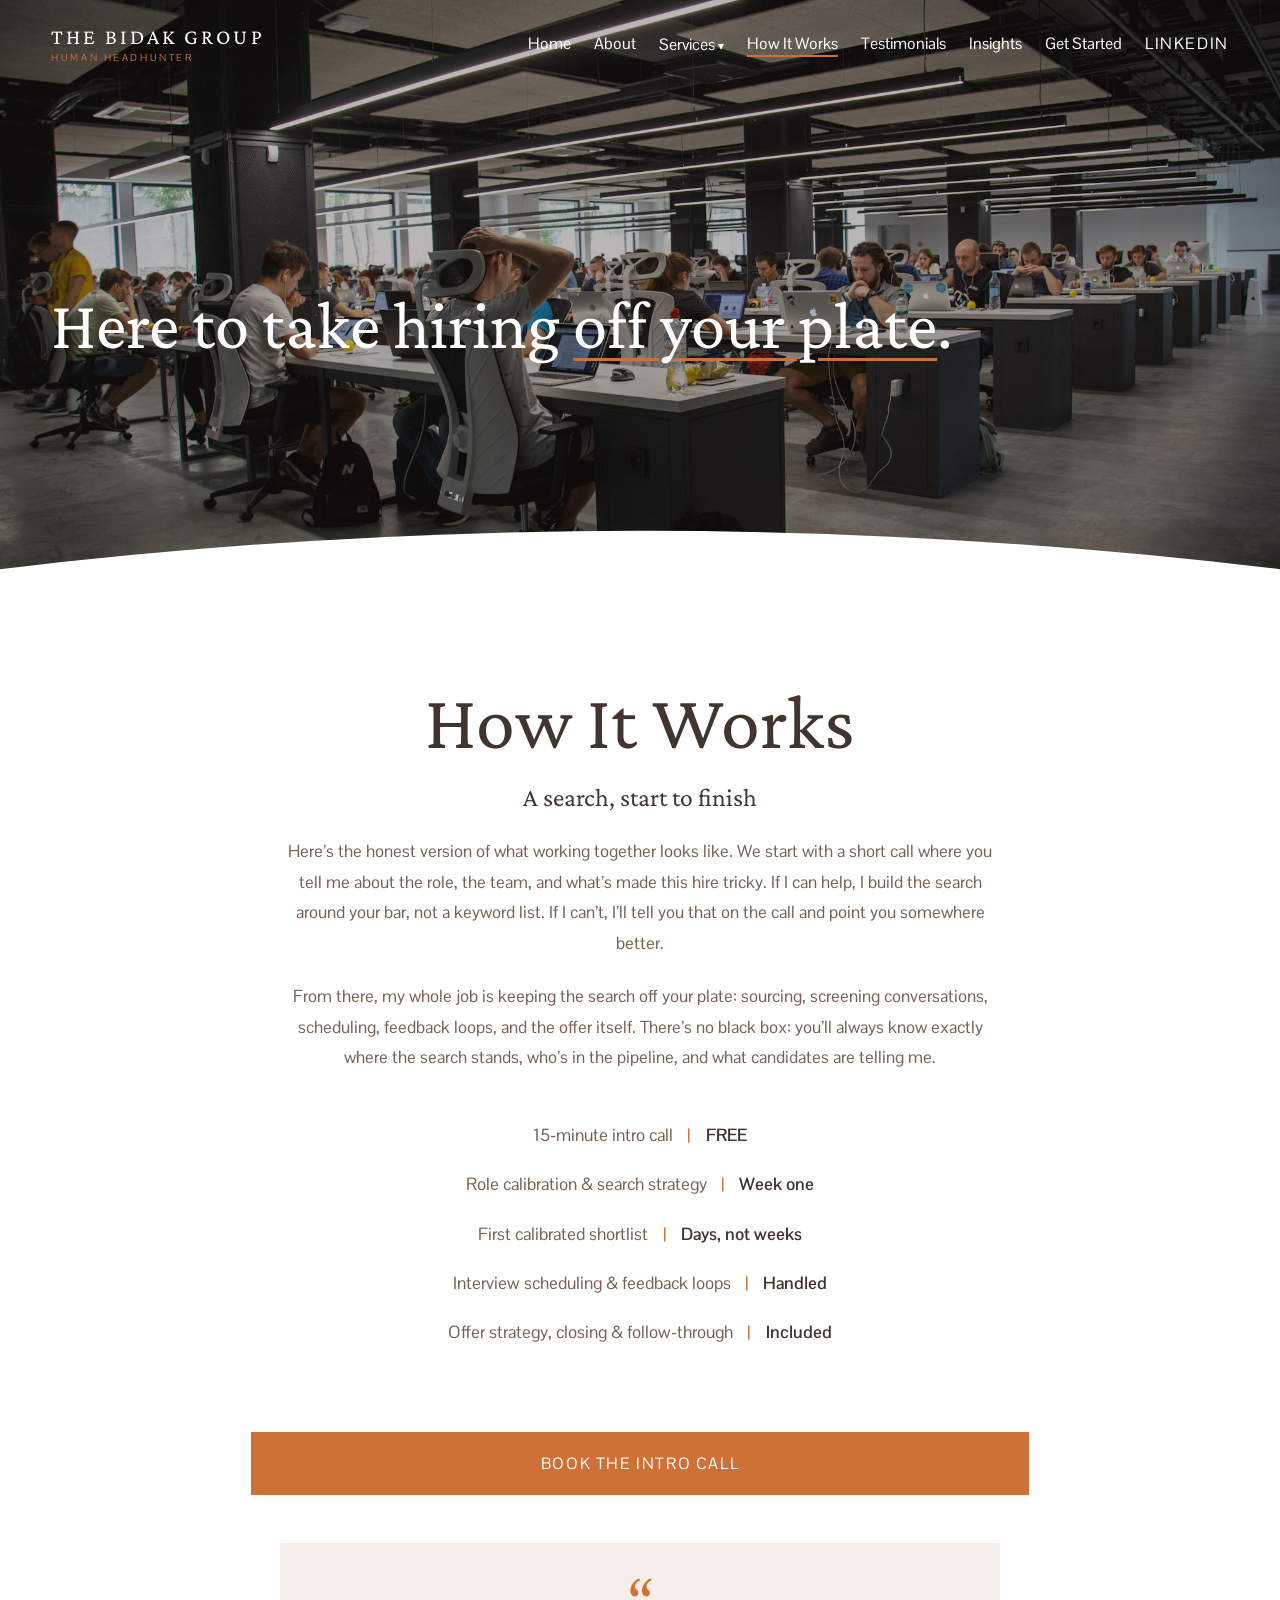
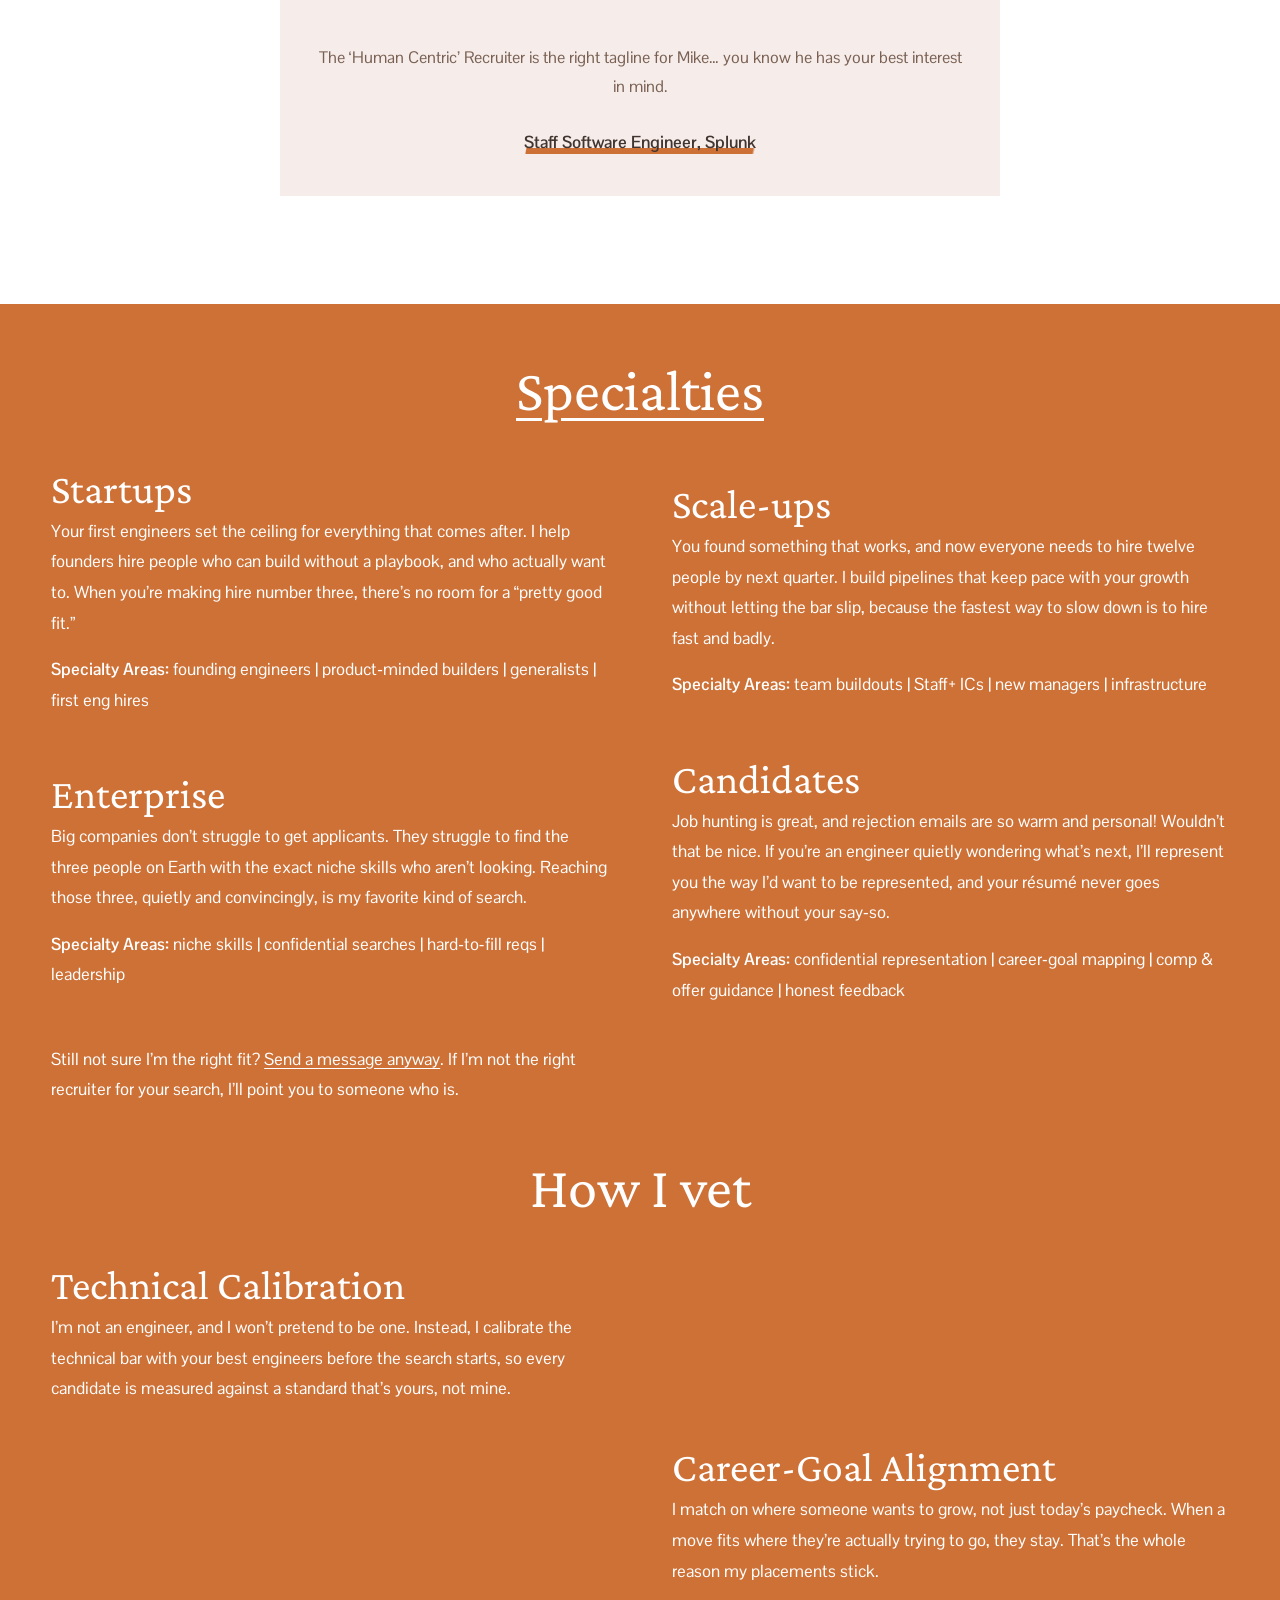
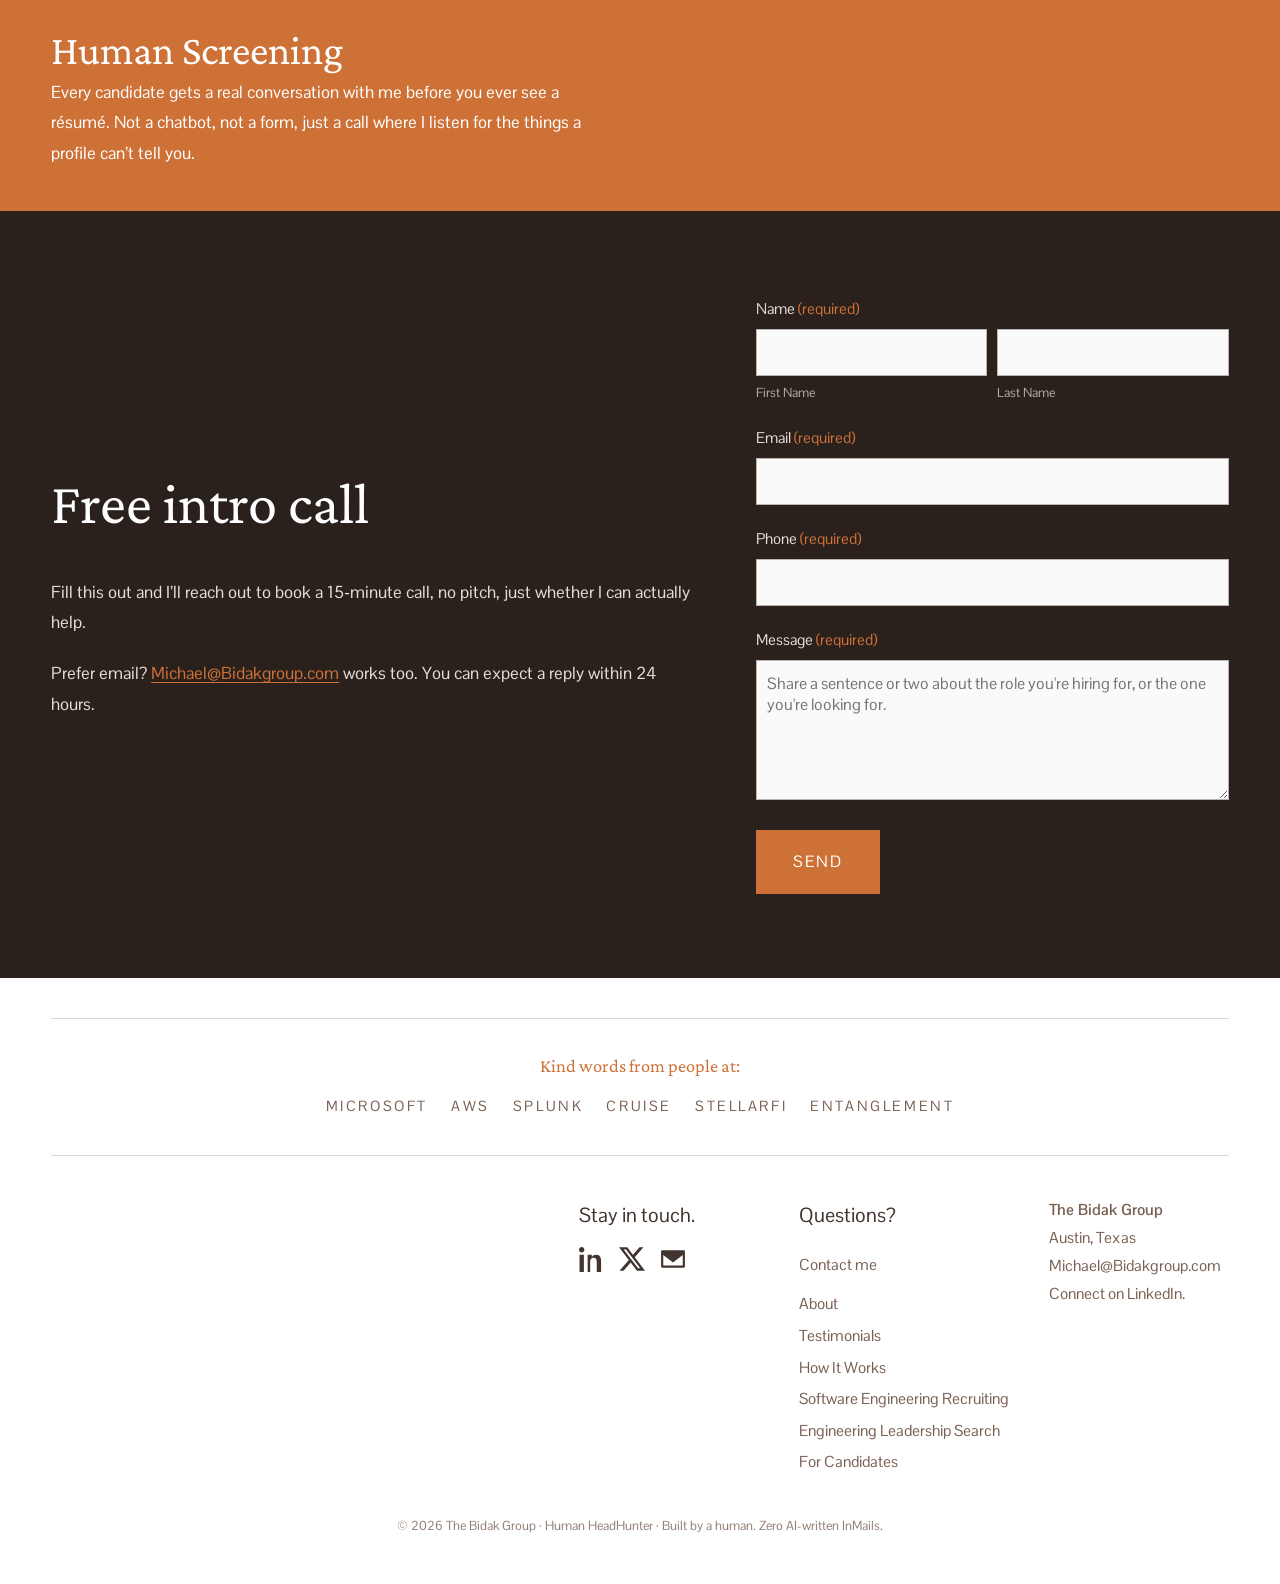
<file: process.html>
<!DOCTYPE html>
<html lang="en">
<head>
  <meta charset="utf-8">
  <meta name="viewport" content="width=device-width, initial-scale=1">
  <title>How It Works | The Bidak Group</title>
  <meta name="description" content="How working with The Bidak Group works, from a free 15-minute intro call to a signed offer. Specialties across startups, scale-ups, enterprise, and candidates, plus how Mike vets every engineer.">
  <link rel="icon" type="image/svg+xml" href="assets/favicon.svg">
  <link rel="preconnect" href="https://fonts.googleapis.com">
  <link rel="preconnect" href="https://fonts.gstatic.com" crossorigin>
  <link href="https://fonts.googleapis.com/css2?family=Crimson+Pro:ital,wght@0,400;0,600;1,400&family=Pontano+Sans:wght@400;700&display=swap" rel="stylesheet">
  <link rel="stylesheet" href="styles.css">
</head>
<body>
<a class="skip-link" href="#main">Skip to content</a>

<header class="site-header">
  <div class="header-inner">
    <a class="logo" href="index.html" aria-label="The Bidak Group, home">
      <span class="logo-name">The Bidak Group</span>
      <span class="logo-tag">Human HeadHunter</span>
    </a>
    <button class="nav-toggle" aria-expanded="false" aria-label="Open menu">
      <span></span><span></span>
    </button>
    <nav class="main-nav" aria-label="Main">
      <a href="index.html">Home</a>
      <a href="about.html">About</a>
      <div class="nav-drop">
        <button type="button" aria-expanded="false" aria-haspopup="true">Services</button>
        <div class="nav-drop-menu">
          <a href="engineering.html">Software Engineering Recruiting</a>
          <a href="leadership.html">Engineering Leadership Search</a>
          <a href="candidates.html">For Candidates</a>
        </div>
      </div>
      <a href="process.html" aria-current="page">How It Works</a>
      <a href="testimonials.html">Testimonials</a>
      <a href="insights.html">Insights</a>
      <a href="getstarted.html">Get Started</a>
      <a class="btn btn--outline" href="https://www.linkedin.com/in/michaelbidak/" target="_blank" rel="noopener">LinkedIn</a>
    </nav>
  </div>
</header>

<main id="main">

  <!-- HERO: one-line serif greeting over a warm workspace photo (mirrors Embers /pricing hero) -->
  <section class="band band--med theme-dark has-photo overlay-32 hero--pad-top" style="background-image:url('assets/stock-hero-process.jpg')">
    <div class="band-inner">
      <p class="hero-line">Here to take hiring <span class="u-underline">off your plate</span>.</p>
    </div>
    <div class="divider-curve" aria-hidden="true">
      <svg viewBox="0 0 1440 96" preserveAspectRatio="none"><path d="M0,96 L0,64 Q720,-32 1440,64 L1440,96 Z" fill="#ffffff"></path></svg>
    </div>
  </section>

  <!-- HOW IT WORKS: centered narrow, pipe-separated engagement rows (Embers rates-list fingerprint) -->
  <section class="band band--med theme-white">
    <div class="band-inner stack-center reveal">
      <h1>How It Works</h1>
      <h4 class="mt-1">A search, start to finish</h4>
      <p class="narrow">Here&rsquo;s the honest version of what working together looks like. We start
      with a short call where you tell me about the role, the team, and what&rsquo;s made this hire
      tricky. If I can help, I build the search around your bar, not a keyword list. If I can&rsquo;t,
      I&rsquo;ll tell you that on the call and point you somewhere better.</p>
      <p class="narrow">From there, my whole job is keeping the search off your plate: sourcing,
      screening conversations, scheduling, feedback loops, and the offer itself. There&rsquo;s no
      black box: you&rsquo;ll always know exactly where the search stands, who&rsquo;s in the
      pipeline, and what candidates are telling me.</p>
      <ul class="pipe-list">
        <li>15&#8209;minute intro call <span class="pipe">|</span> <strong>FREE</strong></li>
        <li>Role calibration &amp; search strategy <span class="pipe">|</span> <strong>Week one</strong></li>
        <li>First calibrated shortlist <span class="pipe">|</span> <strong>Days, not weeks</strong></li>
        <li>Interview scheduling &amp; feedback loops <span class="pipe">|</span> <strong>Handled</strong></li>
        <li>Offer strategy, closing &amp; follow&#8209;through <span class="pipe">|</span> <strong>Included</strong></li>
      </ul>
      <a class="btn" href="getstarted.html">Book the intro call</a>
      <figure class="quote-card narrow mt-3">
        <span class="qmark" aria-hidden="true">&ldquo;</span>
        <blockquote>
          <p>The &lsquo;Human Centric&rsquo; Recruiter is the right tagline for Mike&hellip; you know
          he has your best interest in mind.</p>
        </blockquote>
        <figcaption><span class="u-name-underline">Staff Software Engineer, Splunk</span></figcaption>
      </figure>
    </div>
  </section>

  <!-- SPECIALTIES + HOW I VET: one big bright ember band (mirrors Embers /pricing specialties) -->
  <section class="band theme-bright">
    <div class="band-inner">
      <div class="stack-center reveal">
        <h2 style="text-decoration:underline;text-decoration-thickness:3px;text-underline-offset:.14em">Specialties</h2>
      </div>
      <div class="split gap-top">
        <div class="reveal">
          <h3>Startups</h3>
          <p>Your first engineers set the ceiling for everything that comes after. I help founders
          hire people who can build without a playbook, and who actually want to. When
          you&rsquo;re making hire number three, there&rsquo;s no room for a &ldquo;pretty good
          fit.&rdquo;</p>
          <p class="mt-1"><strong>Specialty Areas:</strong> founding engineers | product&#8209;minded builders | generalists | first eng hires</p>
        </div>
        <div class="reveal">
          <h3>Scale&#8209;ups</h3>
          <p>You found something that works, and now everyone needs to hire twelve people by next
          quarter. I build pipelines that keep pace with your growth without letting the bar slip,
          because the fastest way to slow down is to hire fast and badly.</p>
          <p class="mt-1"><strong>Specialty Areas:</strong> team buildouts | Staff+ ICs | new managers | infrastructure</p>
        </div>
      </div>
      <div class="split gap-top">
        <div class="reveal">
          <h3>Enterprise</h3>
          <p>Big companies don&rsquo;t struggle to get applicants. They struggle to find the
          three people on Earth with the exact niche skills who aren&rsquo;t looking. Reaching those
          three, quietly and convincingly, is my favorite kind of search.</p>
          <p class="mt-1"><strong>Specialty Areas:</strong> niche skills | confidential searches | hard&#8209;to&#8209;fill reqs | leadership</p>
        </div>
        <div class="reveal">
          <h3>Candidates</h3>
          <p>Job hunting is great, and rejection emails are so warm and personal! Wouldn&rsquo;t
          that be nice. If you&rsquo;re an engineer quietly wondering what&rsquo;s next, I&rsquo;ll
          represent you the way I&rsquo;d want to be represented, and your r&eacute;sum&eacute;
          never goes anywhere without your say&#8209;so.</p>
          <p class="mt-1"><strong>Specialty Areas:</strong> confidential representation | career&#8209;goal mapping | comp &amp; offer guidance | honest feedback</p>
        </div>
      </div>
      <div class="split gap-top">
        <div class="reveal">
          <p>Still not sure I&rsquo;m the right fit? <a href="getstarted.html">Send a message
          anyway</a>. If I&rsquo;m not the right recruiter for your search, I&rsquo;ll point
          you to someone who is.</p>
        </div>
        <div></div>
      </div>

      <div class="stack-center reveal mt-3">
        <h2>How I vet</h2>
      </div>
      <div class="split gap-top">
        <div class="reveal">
          <h3>Technical Calibration</h3>
          <p>I&rsquo;m not an engineer, and I won&rsquo;t pretend to be one. Instead, I calibrate the
          technical bar with your best engineers before the search starts, so every candidate
          is measured against a standard that&rsquo;s yours, not mine.</p>
        </div>
        <div></div>
      </div>
      <div class="split gap-top">
        <div></div>
        <div class="reveal">
          <h3>Career&#8209;Goal Alignment</h3>
          <p>I match on where someone wants to grow, not just today&rsquo;s paycheck. When a move
          fits where they&rsquo;re actually trying to go, they stay. That&rsquo;s the whole reason
          my placements stick.</p>
        </div>
      </div>
      <div class="split gap-top">
        <div class="reveal">
          <h3>Human Screening</h3>
          <p>Every candidate gets a real conversation with me before you ever see a
          r&eacute;sum&eacute;. Not a chatbot, not a form, just a call where I listen for the
          things a profile can&rsquo;t tell you.</p>
        </div>
        <div></div>
      </div>
    </div>
  </section>

  <!-- FREE INTRO CALL: dark 2-col with the full contact form (same as getstarted.html) -->
  <section class="band band--med theme-dark">
    <div class="band-inner">
      <div class="split split--text-wide">
        <div class="reveal">
          <h2>Free intro call</h2>
          <p class="gap-top">Fill this out and I&rsquo;ll reach out to book a 15&#8209;minute call,
          no pitch, just whether I can actually help.</p>
          <p>Prefer email? <a href="mailto:Michael@Bidakgroup.com">Michael@Bidakgroup.com</a> works
          too. You can expect a reply within 24 hours.</p>
        </div>

        <form class="form-grid reveal" action="https://formsubmit.co/Michael@Bidakgroup.com" method="POST">
          <input type="hidden" name="_subject" value="New inquiry from michaelbidak.com">
          <input type="hidden" name="_captcha" value="false">
          <input type="hidden" name="_template" value="table">
          <input type="hidden" name="_next" value="https://michaelbidak.github.io/thanks.html">
          <input type="text" name="_honey" style="display:none" tabindex="-1" autocomplete="off" aria-hidden="true">
          <div class="field">
            <label for="first-name">Name <span class="req" aria-hidden="true">(required)</span></label>
            <div class="form-row-2">
              <div>
                <input id="first-name" name="First Name" type="text" autocomplete="given-name" required>
                <p class="sub-label">First Name</p>
              </div>
              <div>
                <input id="last-name" name="Last Name" type="text" autocomplete="family-name" required aria-label="Last Name">
                <p class="sub-label">Last Name</p>
              </div>
            </div>
          </div>
          <div class="field">
            <label for="email">Email <span class="req" aria-hidden="true">(required)</span></label>
            <input id="email" name="email" type="email" autocomplete="email" required>
          </div>
          <div class="field">
            <label for="phone">Phone <span class="req" aria-hidden="true">(required)</span></label>
            <input id="phone" name="phone" type="tel" autocomplete="tel" required>
          </div>
          <div class="field">
            <label for="message">Message <span class="req" aria-hidden="true">(required)</span></label>
            <textarea id="message" name="message" required placeholder="Share a sentence or two about the role you're hiring for, or the one you're looking for."></textarea>
          </div>
          <div>
            <button class="btn" type="submit">Send</button>
          </div>
        </form>
      </div>
    </div>
  </section>

  <!-- FOOTER -->
  <footer class="site-footer">
    <div class="band-inner">
      <hr>
      <div class="foot-trust">
        <h3>Kind words from people at:</h3>
        <div class="foot-wordmarks">
          <a href="testimonials.html">Microsoft</a>
          <a href="testimonials.html">AWS</a>
          <a href="testimonials.html">Splunk</a>
          <a href="testimonials.html">Cruise</a>
          <a href="testimonials.html">StellarFi</a>
          <a href="testimonials.html">Entanglement</a>
        </div>
      </div>
      <hr>
      <div class="foot-cols">
        <div></div>
        <div class="foot-col">
          <p class="big">Stay in touch.</p>
          <div class="social-row">
            <a href="https://www.linkedin.com/in/michaelbidak/" target="_blank" rel="noopener" aria-label="Mike Bidak on LinkedIn">
              <svg viewBox="0 0 24 24" aria-hidden="true"><path d="M4.98 3.5C4.98 4.88 3.87 6 2.5 6S0 4.88 0 3.5 1.12 1 2.5 1s2.48 1.12 2.48 2.5zM.5 8h4V24h-4V8zm7.5 0h3.8v2.2h.05c.53-1 1.83-2.2 3.77-2.2 4.03 0 4.78 2.65 4.78 6.1V24h-4v-8.5c0-2.03-.04-4.64-2.83-4.64-2.83 0-3.27 2.2-3.27 4.5V24H8V8z"/></svg>
            </a>
            <a href="https://twitter.com/MichaelBidak" target="_blank" rel="noopener" aria-label="Mike Bidak on Twitter">
              <svg viewBox="0 0 24 24" aria-hidden="true"><path d="M18.9 1.15h3.68l-8.04 9.19L24 22.85h-7.41l-5.8-7.58-6.64 7.58H.46l8.6-9.83L0 1.15h7.59l5.24 6.93 6.07-6.93zm-1.29 19.5h2.04L6.49 3.24H4.3l13.31 17.41z"/></svg>
            </a>
            <a href="mailto:Michael@Bidakgroup.com" aria-label="Email Mike Bidak">
              <svg viewBox="0 0 24 24" aria-hidden="true"><path d="M2 4h20a1 1 0 0 1 1 1v14a1 1 0 0 1-1 1H2a1 1 0 0 1-1-1V5a1 1 0 0 1 1-1zm10 8.6L3.4 6h17.2L12 12.6zM3 8.24V18h18V8.24l-9 6.9-9-6.9z"/></svg>
            </a>
          </div>
        </div>
        <div class="foot-col">
          <p class="big">Questions?</p>
          <p><a href="getstarted.html">Contact me</a></p>
          <ul>
            <li><a href="about.html">About</a></li>
            <li><a href="testimonials.html">Testimonials</a></li>
            <li><a href="process.html">How It Works</a></li>
            <li><a href="engineering.html">Software Engineering Recruiting</a></li>
            <li><a href="leadership.html">Engineering Leadership Search</a></li>
            <li><a href="candidates.html">For Candidates</a></li>
          </ul>
        </div>
        <div class="foot-col">
          <address>
            <strong>The Bidak Group</strong><br>
            Austin, Texas<br>
            <a href="mailto:Michael@Bidakgroup.com">Michael@Bidakgroup.com</a><br>
            <a href="https://www.linkedin.com/in/michaelbidak/" target="_blank" rel="noopener">Connect on LinkedIn.</a>
          </address>
        </div>
      </div>
      <p class="foot-legal">&copy; 2026 The Bidak Group &middot; Human HeadHunter &middot; Built by a human. Zero AI-written InMails.</p>
    </div>
  </footer>

</main>
<script src="site.js" defer></script>
</body>
</html>
</file>
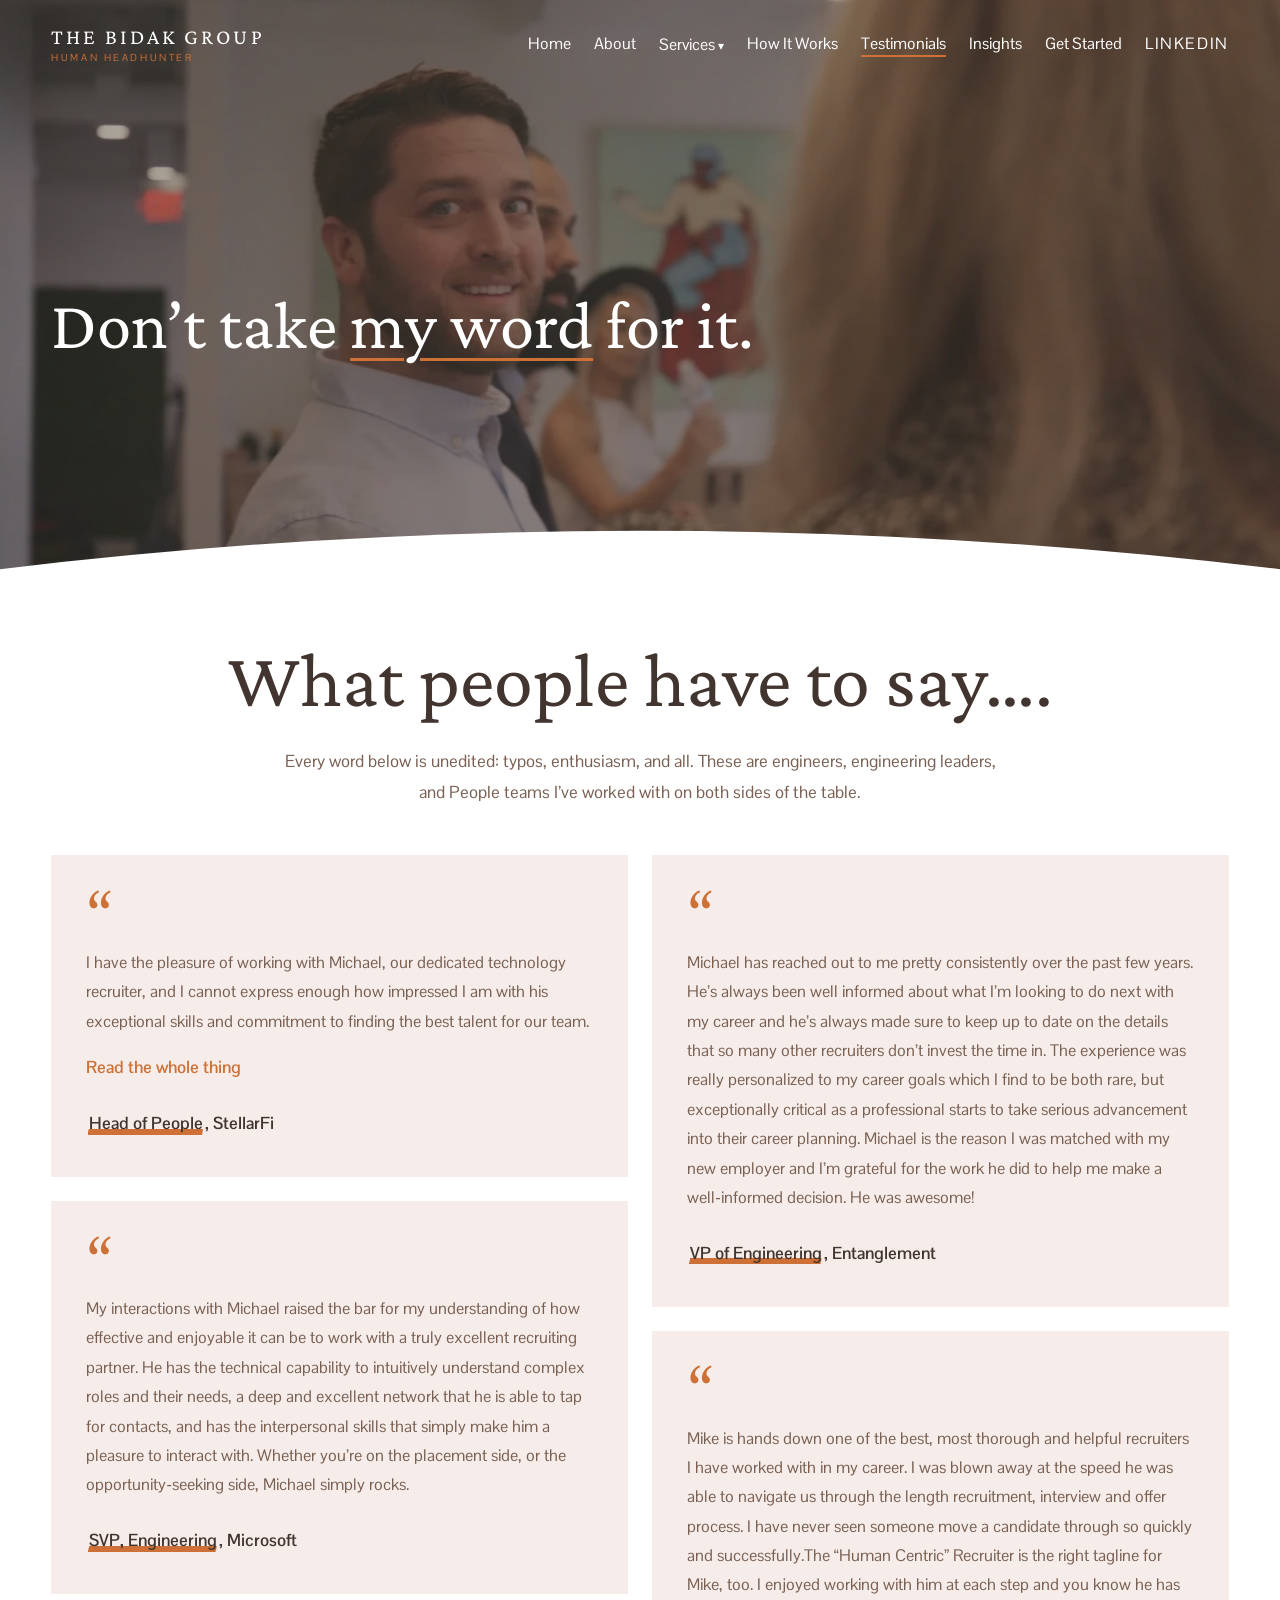
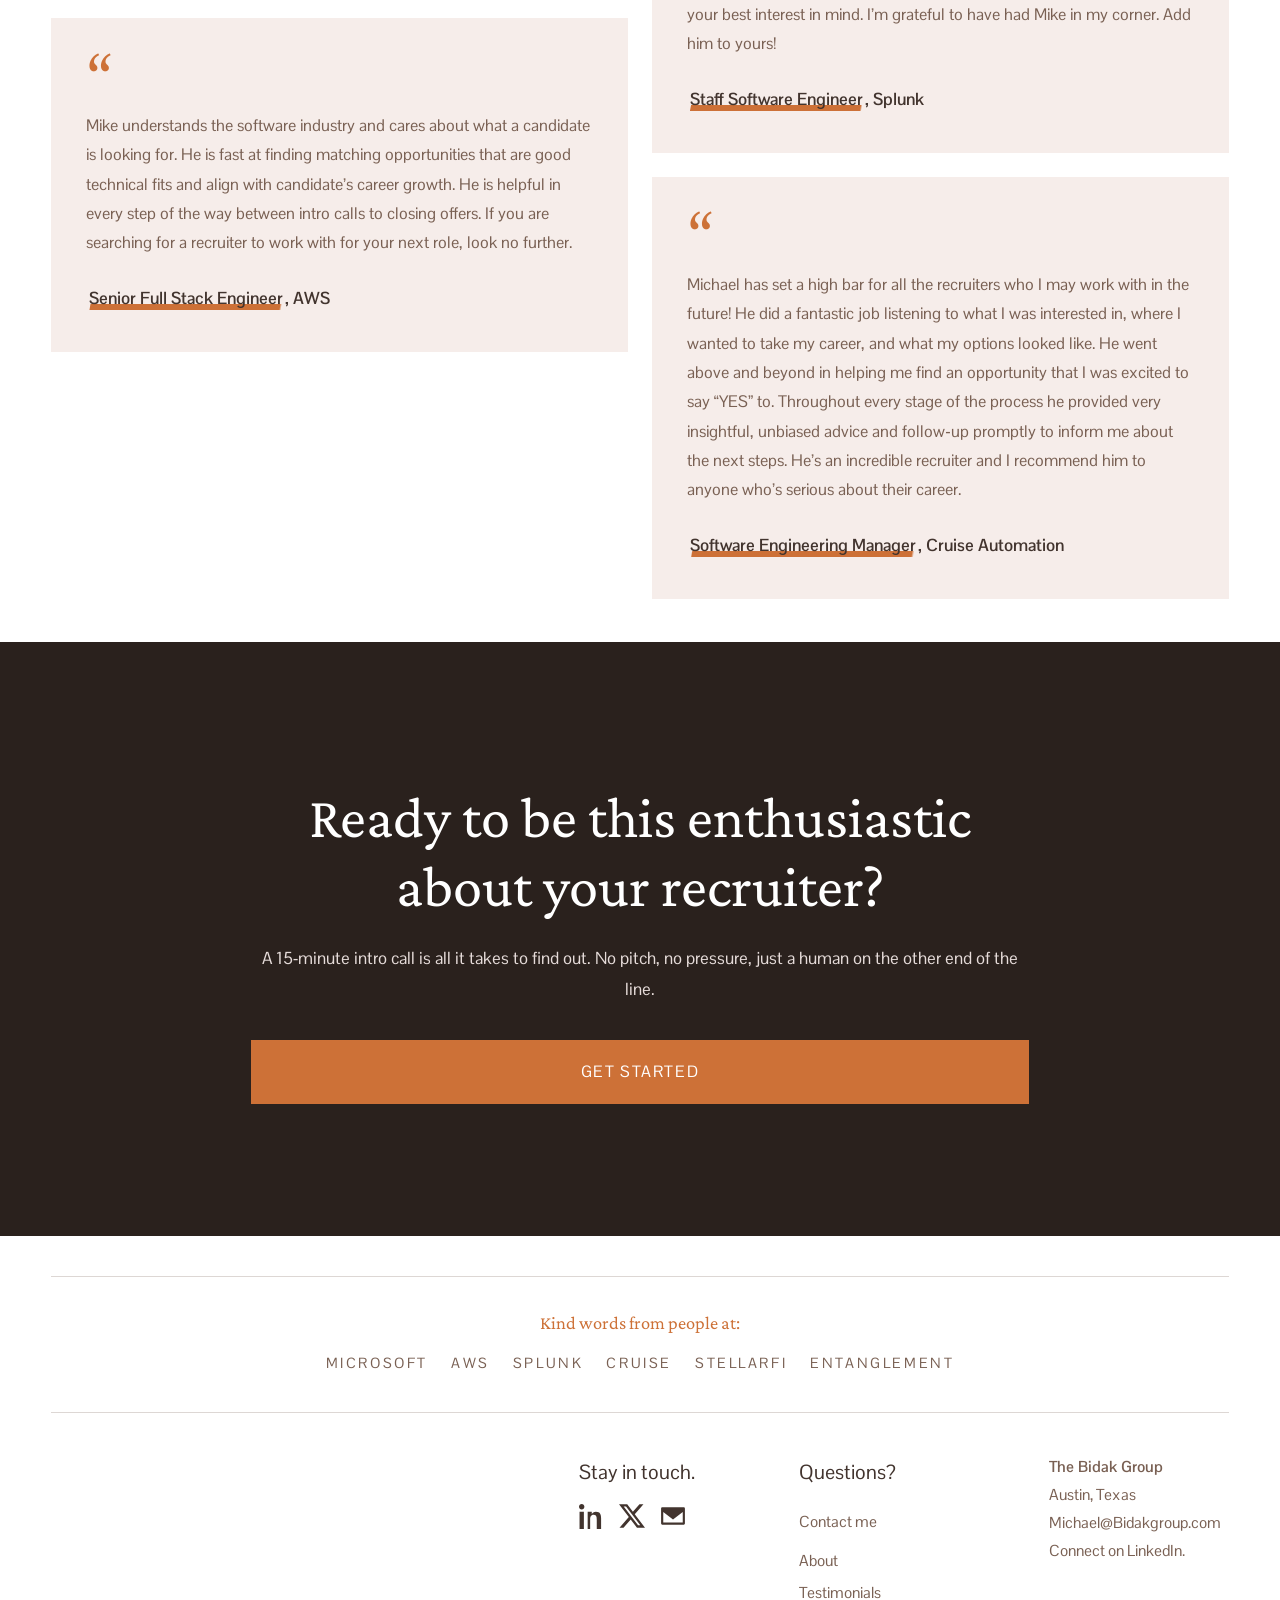
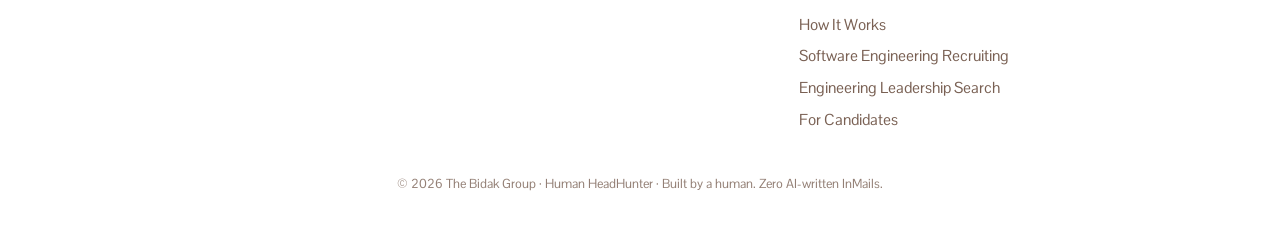
<file: testimonials.html>
<!DOCTYPE html>
<html lang="en">
<head>
  <meta charset="utf-8">
  <meta name="viewport" content="width=device-width, initial-scale=1">
  <title>Testimonials | The Bidak Group | Human HeadHunter</title>
  <meta name="description" content="What engineers, engineering leaders, and People teams at Microsoft, AWS, Splunk, Cruise, StellarFi, and Entanglement say about working with Mike Bidak, in their own words, unedited.">
  <link rel="icon" type="image/svg+xml" href="assets/favicon.svg">
  <link rel="preconnect" href="https://fonts.googleapis.com">
  <link rel="preconnect" href="https://fonts.gstatic.com" crossorigin>
  <link href="https://fonts.googleapis.com/css2?family=Crimson+Pro:ital,wght@0,400;0,600;1,400&family=Pontano+Sans:wght@400;700&display=swap" rel="stylesheet">
  <link rel="stylesheet" href="styles.css">
</head>
<body>
<a class="skip-link" href="#main">Skip to content</a>

<header class="site-header">
  <div class="header-inner">
    <a class="logo" href="index.html" aria-label="The Bidak Group, home">
      <span class="logo-name">The Bidak Group</span>
      <span class="logo-tag">Human HeadHunter</span>
    </a>
    <button class="nav-toggle" aria-expanded="false" aria-label="Open menu">
      <span></span><span></span>
    </button>
    <nav class="main-nav" aria-label="Main">
      <a href="index.html">Home</a>
      <a href="about.html">About</a>
      <div class="nav-drop">
        <button type="button" aria-expanded="false" aria-haspopup="true">Services</button>
        <div class="nav-drop-menu">
          <a href="engineering.html">Software Engineering Recruiting</a>
          <a href="leadership.html">Engineering Leadership Search</a>
          <a href="candidates.html">For Candidates</a>
        </div>
      </div>
      <a href="process.html">How It Works</a>
      <a href="testimonials.html" aria-current="page">Testimonials</a>
      <a href="insights.html">Insights</a>
      <a href="getstarted.html">Get Started</a>
      <a class="btn btn--outline" href="https://www.linkedin.com/in/michaelbidak/" target="_blank" rel="noopener">LinkedIn</a>
    </nav>
  </div>
</header>

<main id="main">

  <!-- HERO: one-line serif greeting over Mike's portrait -->
  <section class="band band--med theme-dark has-photo overlay-40 hero--pad-top" style="background-image:url('assets/mike-camera.webp')">
    <div class="band-inner">
      <p class="hero-line">Don&rsquo;t take <span class="u-underline">my word</span> for it.</p>
    </div>
    <div class="divider-curve" aria-hidden="true">
      <svg viewBox="0 0 1440 96" preserveAspectRatio="none"><path d="M0,96 L0,64 Q720,-32 1440,64 L1440,96 Z" fill="#ffffff"></path></svg>
    </div>
  </section>

  <!-- QUOTES: centered serif H1 + masonry of cream quote cards -->
  <section class="band theme-white">
    <div class="band-inner">
      <div class="stack-center reveal">
        <h1>What people have to say&hellip;.</h1>
        <p class="narrow">Every word below is unedited: typos, enthusiasm, and all.
        These are engineers, engineering leaders, and People teams I&rsquo;ve worked with on both
        sides of the table.</p>
      </div>

      <div class="quote-cols">

        <!-- 1. StellarFi (the long one, with expander; full text stays in the DOM) -->
        <figure class="quote-card reveal">
          <span class="qmark" aria-hidden="true">&ldquo;</span>
          <blockquote>
            <p>I have the pleasure of working with Michael, our dedicated technology recruiter, and
            I cannot express enough how impressed I am with his exceptional skills and commitment to
            finding the best talent for our team.</p>
            <details>
              <summary>Read the whole thing</summary>
              <p>Michael possesses a rare combination of qualities that make him stand out in the
              world of technology recruitment. From the outset, his communication skills were
              unparalleled. Michael kept me informed at every step of the process with each
              candidate, providing timely updates and ensuring that I was always in the loop. This
              level of transparency is truly refreshing and speaks volumes about his commitment to a
              smooth recruitment process.</p>
              <p>Efficiency is another hallmark of Michael&rsquo;s approach. He demonstrated an
              impressive ability to navigate the complexities of the hiring landscape with finesse.
              His proactive nature and high energy were evident throughout our collaboration,
              ensuring that no opportunity was missed, and every potential candidate was thoroughly
              vetted.</p>
              <p>Working with Michael was not just productive but enjoyable. His positive and upbeat
              demeanor added a layer of enthusiasm to the recruitment process that is often hard to
              come by. Despite the challenges inherent in hiring, Michael&rsquo;s optimism and
              can&#8209;do attitude made the entire experience not only successful but also fun!</p>
              <p>What truly sets Michael apart is his deep understanding of our company&rsquo;s
              culture. It&rsquo;s clear that he took the time to grasp the nuances of our work
              environment, team dynamics, and the values that drive our success. This insight goes
              beyond the technical skills on a resume; Michael identifies candidates who are not
              only proficient in their tech stack but also align seamlessly with our company
              culture. This has proven to be a game&#8209;changer in building a cohesive and
              high&#8209;performing team.</p>
              <p>In conclusion, I wholeheartedly recommend Michael as a technology recruiter. His
              communicative prowess, efficiency, high energy, and cultural acumen make him an
              invaluable asset to any hiring process. Working with Michael is not just a recruitment
              journey; it&rsquo;s a partnership that yields outstanding results. I look forward to
              future collaborations with him as we continue to build our exceptional team.</p>
            </details>
          </blockquote>
          <figcaption><span class="u-name-underline">Head of People</span>, StellarFi</figcaption>
        </figure>

        <!-- 2. Microsoft -->
        <figure class="quote-card reveal">
          <span class="qmark" aria-hidden="true">&ldquo;</span>
          <blockquote>
            <p>My interactions with Michael raised the bar for my understanding of how effective and
            enjoyable it can be to work with a truly excellent recruiting partner. He has the
            technical capability to intuitively understand complex roles and their needs, a deep and
            excellent network that he is able to tap for contacts, and has the interpersonal skills
            that simply make him a pleasure to interact with. Whether you&rsquo;re on the placement
            side, or the opportunity&#8209;seeking side, Michael simply rocks.</p>
          </blockquote>
          <figcaption><span class="u-name-underline">SVP, Engineering</span>, Microsoft</figcaption>
        </figure>

        <!-- 3. AWS -->
        <figure class="quote-card reveal">
          <span class="qmark" aria-hidden="true">&ldquo;</span>
          <blockquote>
            <p>Mike understands the software industry and cares about what a candidate is looking
            for. He is fast at finding matching opportunities that are good technical fits and align
            with candidate&rsquo;s career growth. He is helpful in every step of the way between
            intro calls to closing offers. If you are searching for a recruiter to work with for
            your next role, look no further.</p>
          </blockquote>
          <figcaption><span class="u-name-underline">Senior Full Stack Engineer</span>, AWS</figcaption>
        </figure>

        <!-- 4. Entanglement -->
        <figure class="quote-card reveal">
          <span class="qmark" aria-hidden="true">&ldquo;</span>
          <blockquote>
            <p>Michael has reached out to me pretty consistently over the past few years.
            He&rsquo;s always been well informed about what I&rsquo;m looking to do next with my
            career and he&rsquo;s always made sure to keep up to date on the details that so many
            other recruiters don&rsquo;t invest the time in. The experience was really personalized
            to my career goals which I find to be both rare, but exceptionally critical as a
            professional starts to take serious advancement into their career planning. Michael is
            the reason I was matched with my new employer and I&rsquo;m grateful for the work he did
            to help me make a well&#8209;informed decision. He was awesome!</p>
          </blockquote>
          <figcaption><span class="u-name-underline">VP of Engineering</span>, Entanglement</figcaption>
        </figure>

        <!-- 5. Splunk -->
        <figure class="quote-card reveal">
          <span class="qmark" aria-hidden="true">&ldquo;</span>
          <blockquote>
            <p>Mike is hands down one of the best, most thorough and helpful recruiters I have
            worked with in my career. I was blown away at the speed he was able to navigate us
            through the length recruitment, interview and offer process. I have never seen someone
            move a candidate through so quickly and successfully.The &ldquo;Human Centric&rdquo;
            Recruiter is the right tagline for Mike, too. I enjoyed working with him at each step
            and you know he has your best interest in mind. I&rsquo;m grateful to have had Mike in
            my corner. Add him to yours!</p>
          </blockquote>
          <figcaption><span class="u-name-underline">Staff Software Engineer</span>, Splunk</figcaption>
        </figure>

        <!-- 6. Cruise Automation -->
        <figure class="quote-card reveal">
          <span class="qmark" aria-hidden="true">&ldquo;</span>
          <blockquote>
            <p>Michael has set a high bar for all the recruiters who I may work with in the future!
            He did a fantastic job listening to what I was interested in, where I wanted to take my
            career, and what my options looked like. He went above and beyond in helping me find an
            opportunity that I was excited to say &ldquo;YES&rdquo; to. Throughout every stage of
            the process he provided very insightful, unbiased advice and follow&#8209;up promptly to
            inform me about the next steps. He&rsquo;s an incredible recruiter and I recommend him
            to anyone who&rsquo;s serious about their career.</p>
          </blockquote>
          <figcaption><span class="u-name-underline">Software Engineering Manager</span>, Cruise Automation</figcaption>
        </figure>

      </div>
    </div>
  </section>

  <!-- CTA: dark band -->
  <section class="band band--med theme-dark">
    <div class="band-inner stack-center reveal">
      <h2>Ready to be this enthusiastic about your recruiter?</h2>
      <p>A 15&#8209;minute intro call is all it takes to find out. No pitch, no pressure,
      just a human on the other end of the line.</p>
      <a class="btn" href="getstarted.html">Get Started</a>
    </div>
  </section>

  <!-- FOOTER -->
  <footer class="site-footer">
    <div class="band-inner">
      <hr>
      <div class="foot-trust">
        <h3>Kind words from people at:</h3>
        <div class="foot-wordmarks">
          <a href="testimonials.html">Microsoft</a>
          <a href="testimonials.html">AWS</a>
          <a href="testimonials.html">Splunk</a>
          <a href="testimonials.html">Cruise</a>
          <a href="testimonials.html">StellarFi</a>
          <a href="testimonials.html">Entanglement</a>
        </div>
      </div>
      <hr>
      <div class="foot-cols">
        <div></div>
        <div class="foot-col">
          <p class="big">Stay in touch.</p>
          <div class="social-row">
            <a href="https://www.linkedin.com/in/michaelbidak/" target="_blank" rel="noopener" aria-label="Mike Bidak on LinkedIn">
              <svg viewBox="0 0 24 24" aria-hidden="true"><path d="M4.98 3.5C4.98 4.88 3.87 6 2.5 6S0 4.88 0 3.5 1.12 1 2.5 1s2.48 1.12 2.48 2.5zM.5 8h4V24h-4V8zm7.5 0h3.8v2.2h.05c.53-1 1.83-2.2 3.77-2.2 4.03 0 4.78 2.65 4.78 6.1V24h-4v-8.5c0-2.03-.04-4.64-2.83-4.64-2.83 0-3.27 2.2-3.27 4.5V24H8V8z"/></svg>
            </a>
            <a href="https://twitter.com/MichaelBidak" target="_blank" rel="noopener" aria-label="Mike Bidak on Twitter">
              <svg viewBox="0 0 24 24" aria-hidden="true"><path d="M18.9 1.15h3.68l-8.04 9.19L24 22.85h-7.41l-5.8-7.58-6.64 7.58H.46l8.6-9.83L0 1.15h7.59l5.24 6.93 6.07-6.93zm-1.29 19.5h2.04L6.49 3.24H4.3l13.31 17.41z"/></svg>
            </a>
            <a href="mailto:Michael@Bidakgroup.com" aria-label="Email Mike Bidak">
              <svg viewBox="0 0 24 24" aria-hidden="true"><path d="M2 4h20a1 1 0 0 1 1 1v14a1 1 0 0 1-1 1H2a1 1 0 0 1-1-1V5a1 1 0 0 1 1-1zm10 8.6L3.4 6h17.2L12 12.6zM3 8.24V18h18V8.24l-9 6.9-9-6.9z"/></svg>
            </a>
          </div>
        </div>
        <div class="foot-col">
          <p class="big">Questions?</p>
          <p><a href="getstarted.html">Contact me</a></p>
          <ul>
            <li><a href="about.html">About</a></li>
            <li><a href="testimonials.html">Testimonials</a></li>
            <li><a href="process.html">How It Works</a></li>
            <li><a href="engineering.html">Software Engineering Recruiting</a></li>
            <li><a href="leadership.html">Engineering Leadership Search</a></li>
            <li><a href="candidates.html">For Candidates</a></li>
          </ul>
        </div>
        <div class="foot-col">
          <address>
            <strong>The Bidak Group</strong><br>
            Austin, Texas<br>
            <a href="mailto:Michael@Bidakgroup.com">Michael@Bidakgroup.com</a><br>
            <a href="https://www.linkedin.com/in/michaelbidak/" target="_blank" rel="noopener">Connect on LinkedIn.</a>
          </address>
        </div>
      </div>
      <p class="foot-legal">&copy; 2026 The Bidak Group &middot; Human HeadHunter &middot; Built by a human. Zero AI-written InMails.</p>
    </div>
  </footer>

</main>
<script src="site.js" defer></script>
</body>
</html>
</file>
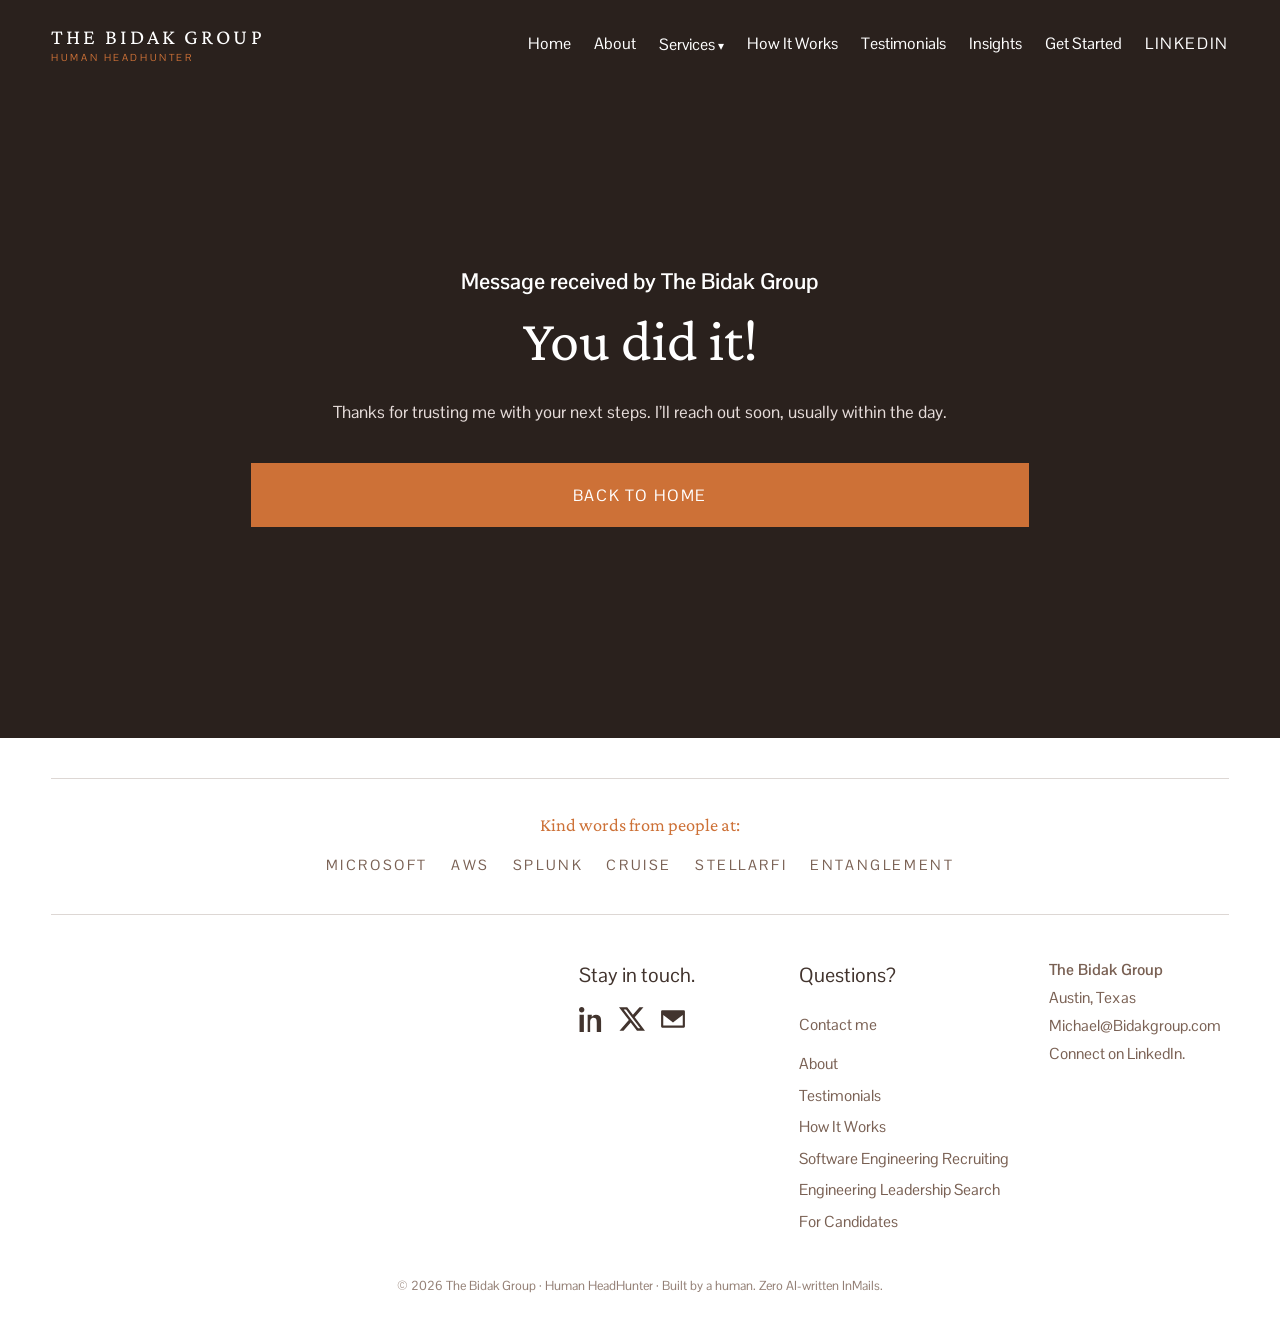
<file: thanks.html>
<!DOCTYPE html>
<html lang="en">
<head>
  <meta charset="utf-8">
  <meta name="viewport" content="width=device-width, initial-scale=1">
  <title>Thank You | The Bidak Group</title>
  <meta name="description" content="Message received. Thanks for reaching out to The Bidak Group. Mike will get back to you soon, usually within the day.">
  <meta name="robots" content="noindex">
  <link rel="icon" type="image/svg+xml" href="assets/favicon.svg">
  <link rel="preconnect" href="https://fonts.googleapis.com">
  <link rel="preconnect" href="https://fonts.gstatic.com" crossorigin>
  <link href="https://fonts.googleapis.com/css2?family=Crimson+Pro:ital,wght@0,400;0,600;1,400&family=Pontano+Sans:wght@400;700&display=swap" rel="stylesheet">
  <link rel="stylesheet" href="styles.css">
</head>
<body>
<a class="skip-link" href="#main">Skip to content</a>

<header class="site-header">
  <div class="header-inner">
    <a class="logo" href="index.html" aria-label="The Bidak Group, home">
      <span class="logo-name">The Bidak Group</span>
      <span class="logo-tag">Human HeadHunter</span>
    </a>
    <button class="nav-toggle" aria-expanded="false" aria-label="Open menu">
      <span></span><span></span>
    </button>
    <nav class="main-nav" aria-label="Main">
      <a href="index.html">Home</a>
      <a href="about.html">About</a>
      <div class="nav-drop">
        <button type="button" aria-expanded="false" aria-haspopup="true">Services</button>
        <div class="nav-drop-menu">
          <a href="engineering.html">Software Engineering Recruiting</a>
          <a href="leadership.html">Engineering Leadership Search</a>
          <a href="candidates.html">For Candidates</a>
        </div>
      </div>
      <a href="process.html">How It Works</a>
      <a href="testimonials.html">Testimonials</a>
      <a href="insights.html">Insights</a>
      <a href="getstarted.html">Get Started</a>
      <a class="btn btn--outline" href="https://www.linkedin.com/in/michaelbidak/" target="_blank" rel="noopener">LinkedIn</a>
    </nav>
  </div>
</header>

<main id="main">

  <!-- Success band: solid espresso, centered celebration (the Embers "You did it!" moment) -->
  <section class="band band--tall theme-dark hero--pad-top">
    <div class="band-inner stack-center reveal">
      <h1 class="eyebrow-h1">Message received by The Bidak Group</h1>
      <h2>You did it!</h2>
      <p>Thanks for trusting me with your next steps. I&rsquo;ll reach out soon, usually
      within the day.</p>
      <a class="btn" href="index.html">Back to home</a>
    </div>
  </section>

  <!-- FOOTER -->
  <footer class="site-footer">
    <div class="band-inner">
      <hr>
      <div class="foot-trust">
        <h3>Kind words from people at:</h3>
        <div class="foot-wordmarks">
          <a href="testimonials.html">Microsoft</a>
          <a href="testimonials.html">AWS</a>
          <a href="testimonials.html">Splunk</a>
          <a href="testimonials.html">Cruise</a>
          <a href="testimonials.html">StellarFi</a>
          <a href="testimonials.html">Entanglement</a>
        </div>
      </div>
      <hr>
      <div class="foot-cols">
        <div></div>
        <div class="foot-col">
          <p class="big">Stay in touch.</p>
          <div class="social-row">
            <a href="https://www.linkedin.com/in/michaelbidak/" target="_blank" rel="noopener" aria-label="Mike Bidak on LinkedIn">
              <svg viewBox="0 0 24 24" aria-hidden="true"><path d="M4.98 3.5C4.98 4.88 3.87 6 2.5 6S0 4.88 0 3.5 1.12 1 2.5 1s2.48 1.12 2.48 2.5zM.5 8h4V24h-4V8zm7.5 0h3.8v2.2h.05c.53-1 1.83-2.2 3.77-2.2 4.03 0 4.78 2.65 4.78 6.1V24h-4v-8.5c0-2.03-.04-4.64-2.83-4.64-2.83 0-3.27 2.2-3.27 4.5V24H8V8z"/></svg>
            </a>
            <a href="https://twitter.com/MichaelBidak" target="_blank" rel="noopener" aria-label="Mike Bidak on Twitter">
              <svg viewBox="0 0 24 24" aria-hidden="true"><path d="M18.9 1.15h3.68l-8.04 9.19L24 22.85h-7.41l-5.8-7.58-6.64 7.58H.46l8.6-9.83L0 1.15h7.59l5.24 6.93 6.07-6.93zm-1.29 19.5h2.04L6.49 3.24H4.3l13.31 17.41z"/></svg>
            </a>
            <a href="mailto:Michael@Bidakgroup.com" aria-label="Email Mike Bidak">
              <svg viewBox="0 0 24 24" aria-hidden="true"><path d="M2 4h20a1 1 0 0 1 1 1v14a1 1 0 0 1-1 1H2a1 1 0 0 1-1-1V5a1 1 0 0 1 1-1zm10 8.6L3.4 6h17.2L12 12.6zM3 8.24V18h18V8.24l-9 6.9-9-6.9z"/></svg>
            </a>
          </div>
        </div>
        <div class="foot-col">
          <p class="big">Questions?</p>
          <p><a href="getstarted.html">Contact me</a></p>
          <ul>
            <li><a href="about.html">About</a></li>
            <li><a href="testimonials.html">Testimonials</a></li>
            <li><a href="process.html">How It Works</a></li>
            <li><a href="engineering.html">Software Engineering Recruiting</a></li>
            <li><a href="leadership.html">Engineering Leadership Search</a></li>
            <li><a href="candidates.html">For Candidates</a></li>
          </ul>
        </div>
        <div class="foot-col">
          <address>
            <strong>The Bidak Group</strong><br>
            Austin, Texas<br>
            <a href="mailto:Michael@Bidakgroup.com">Michael@Bidakgroup.com</a><br>
            <a href="https://www.linkedin.com/in/michaelbidak/" target="_blank" rel="noopener">Connect on LinkedIn.</a>
          </address>
        </div>
      </div>
      <p class="foot-legal">&copy; 2026 The Bidak Group &middot; Human HeadHunter &middot; Built by a human. Zero AI-written InMails.</p>
    </div>
  </footer>

</main>
<script src="site.js" defer></script>
</body>
</html>
</file>
<file: styles.css>
/* ============================================================
   The Bidak Group — michaelbidak.com
   Visual system modeled on emberscounselingaz.com (Squarespace 7.1)
   Palette: ember orange / warm taupe / espresso / blush cream
   Type: Crimson Pro (display serif) + Pontano Sans (body)
   ============================================================ */

:root {
  --accent: hsl(23, 60%, 51%);            /* #CD7136 burnt ember orange */
  --accent-dark: hsl(23, 60%, 42%);
  --text: hsl(21, 19%, 40%);              /* warm taupe body text */
  --text-strong: hsl(19, 18%, 22%);       /* darker taupe for headings on light */
  --dark: hsl(18, 18%, 14%);              /* #2A211D espresso */
  --cream: hsl(15, 40%, 94%);             /* #F6EDEA blush cream */
  --white: #fff;
  --hairline: hsla(21, 19%, 40%, .25);
  --serif: 'Crimson Pro', 'Adonis Web', Georgia, serif;
  --sans: 'Pontano Sans', 'Helvetica Neue', Arial, sans-serif;
  --max-w: 1400px;
  --pad-x: 4vw;
  --header-h: 88px;
}

* { margin: 0; padding: 0; box-sizing: border-box; }

html { scroll-behavior: smooth; }
@media (prefers-reduced-motion: reduce) {
  html { scroll-behavior: auto; }
  *, *::before, *::after { animation: none !important; transition: none !important; }
}

body {
  font-family: var(--sans);
  font-size: 17px;
  line-height: 1.8;
  color: var(--text);
  background: var(--white);
  -webkit-font-smoothing: antialiased;
}

img { max-width: 100%; display: block; }

h1, h2, h3, h4 {
  font-family: var(--serif);
  font-weight: 400;
  line-height: 1.25;
  color: var(--text-strong);
  letter-spacing: 0;
}
h1 { font-size: clamp(2.6rem, 1.2rem + 4.6vw, 6rem); line-height: 1.12; }
h2 { font-size: clamp(2.1rem, 1.1rem + 3.2vw, 4rem); line-height: 1.18; }
h3 { font-size: clamp(1.7rem, 1rem + 2vw, 2.8rem); }
h4 { font-size: 1.6rem; }

p + p { margin-top: 1.2em; }

a { color: var(--accent); text-decoration-thickness: 1px; text-underline-offset: 3px; }
a:hover { color: var(--accent-dark); }

:focus-visible { outline: 3px solid var(--accent); outline-offset: 3px; }

.skip-link {
  position: absolute; left: -9999px; top: 0; z-index: 200;
  background: var(--dark); color: #fff; padding: .8em 1.4em;
}
.skip-link:focus { left: 0; }

/* ---------- Buttons: solid, SQUARE, uppercase, letterspaced ---------- */
.btn {
  display: inline-block;
  font-family: var(--sans);
  font-weight: 400;
  font-size: 1rem;
  line-height: 1.2;
  text-transform: uppercase;
  letter-spacing: .1em;
  text-decoration: none;
  padding: 1.4em 2.34em;
  background: var(--accent);
  color: #fff;
  border: 0;
  border-radius: 0;               /* square — the Embers fingerprint */
  cursor: pointer;
  transition: background .2s ease, transform .2s ease;
}
.btn:hover { background: var(--accent-dark); color: #fff; }
.btn:active { transform: translateY(1px); }
.btn--outline {
  background: transparent;
  border: 2px solid currentColor;
  color: inherit;
  padding: .7em 1.6em;
  font-size: .9rem;
}
.btn--outline:hover { background: rgba(255,255,255,.08); }

/* ---------- Header ---------- */
.site-header {
  position: fixed; inset: 0 0 auto 0; z-index: 100;
  height: var(--header-h);
  display: flex; align-items: center;
  transition: background .25s ease, box-shadow .25s ease, color .25s ease;
  color: #fff;                     /* transparent state over dark heroes */
  background: transparent;
}
.site-header.is-solid,
.site-header.on-light {
  background: var(--white);
  color: var(--text-strong);
  box-shadow: 0 1px 0 var(--hairline);
}
.header-inner {
  width: 100%; max-width: var(--max-w); margin: 0 auto;
  padding: 0 var(--pad-x);
  display: flex; align-items: center; justify-content: space-between; gap: 2rem;
}
.logo { display: block; text-decoration: none; color: inherit; line-height: 1.25; }
.logo .logo-name {
  font-family: var(--serif); font-size: 1.35rem; letter-spacing: .14em;
  text-transform: uppercase; display: block;
}
.logo .logo-tag {
  font-size: .62rem; letter-spacing: .26em; text-transform: uppercase;
  color: var(--accent); display: block; margin-top: .1em;
}
.main-nav { display: flex; align-items: center; gap: clamp(.8rem, 1.8vw, 1.8rem); }
.main-nav > a, .nav-drop > button {
  font-family: var(--sans); font-size: 1rem; color: inherit;
  text-decoration: none; background: none; border: 0; cursor: pointer;
  padding: .3em 0; white-space: nowrap;
}
.main-nav > a:hover, .nav-drop > button:hover { color: var(--accent); }
.main-nav > a[aria-current="page"] {
  text-decoration: underline; text-decoration-color: var(--accent);
  text-decoration-thickness: 2px; text-underline-offset: 6px;
}
.nav-drop { position: relative; }
.nav-drop > button::after { content: " ▾"; font-size: .75em; }
.nav-drop-menu {
  position: absolute; top: calc(100% + 10px); left: 50%; transform: translateX(-50%);
  background: var(--white); color: var(--text);
  min-width: 300px; padding: .6rem 0;
  box-shadow: 0 8px 30px rgba(42,33,29,.18);
  display: none; flex-direction: column;
}
.nav-drop.open .nav-drop-menu,
.nav-drop:focus-within .nav-drop-menu { display: flex; }
@media (hover: hover) { .nav-drop:hover .nav-drop-menu { display: flex; } }
.nav-drop-menu a {
  color: var(--text); text-decoration: none; padding: .55em 1.4em; font-size: .95rem;
}
.nav-drop-menu a:hover { background: var(--cream); color: var(--accent-dark); }

.nav-toggle {
  display: none; background: none; border: 0; cursor: pointer;
  width: 44px; height: 44px; position: relative; color: inherit;
}
.nav-toggle span {
  position: absolute; left: 8px; right: 8px; height: 1.5px; background: currentColor;
  transition: transform .25s ease, opacity .25s ease;
}
.nav-toggle span:nth-child(1) { top: 17px; }
.nav-toggle span:nth-child(2) { top: 26px; }

/* Mobile overlay menu */
@media (max-width: 940px) {
  .main-nav {
    position: fixed; inset: 0; z-index: 90;
    background: var(--dark); color: #fff;
    flex-direction: column; justify-content: center; gap: 1.1rem;
    display: none;
  }
  body.menu-open .main-nav { display: flex; }
  body.menu-open { overflow: hidden; }
  body.menu-open .site-header { background: var(--dark); color: #fff; box-shadow: none; }
  .main-nav > a, .nav-drop > button { font-size: 1.35rem; }
  .nav-drop-menu {
    position: static; transform: none; background: transparent; box-shadow: none;
    display: flex; align-items: center; padding: 0;
  }
  .nav-drop-menu a { color: hsla(15, 40%, 94%, .85); font-size: 1.05rem; }
  .nav-drop-menu a:hover { background: transparent; color: var(--accent); }
  .nav-drop > button { display: none; }
  .nav-toggle { display: block; z-index: 95; }
  body.menu-open .nav-toggle span:nth-child(1) { transform: translateY(4.5px) rotate(45deg); }
  body.menu-open .nav-toggle span:nth-child(2) { transform: translateY(-4.5px) rotate(-45deg); }
  .main-nav .btn--outline { margin-top: 1rem; }
}

/* ---------- Sections: full-bleed alternating theme bands ---------- */
.band { position: relative; }
.band-inner {
  max-width: var(--max-w); margin: 0 auto; padding: 3.3vmax var(--pad-x);
  position: relative; z-index: 2;
}
.band--short .band-inner { min-height: 33vh; display: flex; flex-direction: column; justify-content: center; }
.band--med .band-inner { min-height: 66vh; padding: 6.6vmax var(--pad-x); display: flex; flex-direction: column; justify-content: center; }
.band--tall .band-inner { min-height: 82vh; padding: 6.6vmax var(--pad-x); display: flex; flex-direction: column; justify-content: center; }

.theme-white { background: var(--white); }
.theme-cream { background: var(--cream); }
.theme-dark { background: var(--dark); color: hsla(15, 40%, 94%, .92); }
.theme-dark h1, .theme-dark h2, .theme-dark h3, .theme-dark h4 { color: #fff; }
.theme-wash { background: linear-gradient(hsla(21,19%,40%,.49), hsla(21,19%,40%,.49)), var(--dark); color: hsla(15, 40%, 94%, .95); }
.theme-wash h1, .theme-wash h2, .theme-wash h3 { color: var(--accent); }
.theme-wash h4 { color: #fff; }
.theme-bright { background: var(--accent); color: #fff; }
.theme-bright h1, .theme-bright h2, .theme-bright h3, .theme-bright h4 { color: #fff; }
.theme-bright a { color: #fff; text-decoration: underline; }
.theme-dark a:not(.btn), .theme-wash a:not(.btn) { color: var(--accent); }
.theme-dark .band-inner a:not(.btn):hover, .theme-wash .band-inner a:not(.btn):hover { color: hsl(23, 70%, 62%); }

/* Photo bands: bg image + espresso overlay */
.has-photo { background-size: cover; background-position: center; }
.has-photo::before {
  content: ""; position: absolute; inset: 0; background: var(--dark); z-index: 1;
}
.overlay-32::before { opacity: .32; }
.overlay-40::before { opacity: .40; }
.overlay-50::before { opacity: .50; }
.overlay-68::before { opacity: .68; }

/* Hero display line (the one-liner greeting) */
.hero-line {
  font-family: var(--serif); font-weight: 400; color: #fff;
  font-size: clamp(2.6rem, 1.4rem + 4.8vw, 4.3rem); line-height: 1.15;
}
.hero-line .u-underline {
  text-decoration: underline; text-decoration-color: var(--accent);
  text-decoration-thickness: 3px; text-underline-offset: .14em;
}
.hero--pad-top .band-inner { padding-top: calc(var(--header-h) + 4vmax); }

/* Curved bottom divider (Embers hero SVG divider) */
.divider-curve { position: absolute; left: 0; right: 0; bottom: -1px; z-index: 3; line-height: 0; }
.divider-curve svg { width: 100%; height: 6vw; min-height: 40px; display: block; }

/* Eyebrow H1 pattern: SEO h1 styled tiny, serif h2 is the visual headline */
.eyebrow-h1 {
  font-family: var(--sans); font-weight: 700; font-size: 22px;
  letter-spacing: 0; line-height: 1.4; color: var(--text-strong);
}
.theme-dark .eyebrow-h1, .theme-wash .eyebrow-h1 { color: #fff; }
.u-eyebrow {
  font-family: var(--sans); font-size: .85rem; text-transform: uppercase;
  letter-spacing: .22em; color: var(--accent); font-weight: 700;
}

/* Marker highlight (service-page H2 fingerprint) */
.u-marker {
  background: var(--accent); color: var(--dark);
  padding: 0 .18em; box-decoration-break: clone; -webkit-box-decoration-break: clone;
}

/* Hand-drawn accent underline for names/attributions */
.u-name-underline {
  background-image: linear-gradient(100deg, transparent 2%, var(--accent) 2.5%, var(--accent) 97%, transparent 98%);
  background-repeat: no-repeat; background-size: 100% 6px; background-position: 0 92%;
  padding: 0 .15em .12em;
}

/* Centered narrow text stack */
.stack-center { text-align: center; max-width: 880px; margin-left: auto; margin-right: auto; }
.stack-center .btn { margin-top: 2.2rem; }
.stack-center h2 { margin-top: .6rem; }
.stack-center p { margin-top: 1.4rem; }
.narrow { max-width: 720px; margin-left: auto; margin-right: auto; }

/* 2-col splits */
.split { display: grid; grid-template-columns: 1fr 1fr; gap: clamp(2rem, 5vw, 5.5rem); align-items: center; }
.split--text-wide { grid-template-columns: 1.15fr .85fr; }
.split img { width: 100%; height: 100%; max-height: 640px; object-fit: cover; }
@media (max-width: 880px) { .split, .split--text-wide { grid-template-columns: 1fr; } }

/* Offset accent frame behind a photo (service-page step section) */
.offset-frame { position: relative; }
.offset-frame::before {
  content: ""; position: absolute; inset: auto -18px -18px auto;
  top: -18px; left: -18px; right: 18px; bottom: 18px;
  background: var(--accent); z-index: 0;
}
.offset-frame img { position: relative; z-index: 1; }

/* ---------- Services grid (home): white cards, circle photos, cursor gradient ---------- */
.grid-gradient {
  background:
    radial-gradient(1100px circle at var(--mx, 50%) var(--my, 40%),
      hsla(15, 40%, 94%, .28), transparent 62%),
    linear-gradient(hsla(21,19%,40%,.49), hsla(21,19%,40%,.49)), var(--dark);
}
.svc-grid {
  display: grid; grid-template-columns: repeat(4, 1fr); gap: 24px; margin-top: 3rem;
}
@media (max-width: 1080px) { .svc-grid { grid-template-columns: repeat(2, 1fr); } }
@media (max-width: 620px) { .svc-grid { grid-template-columns: 1fr; } }
.svc-card { background: var(--white); color: var(--text); padding: 2.2rem 1.6rem; text-align: center; }
.svc-card img {
  width: 170px; height: 170px; border-radius: 50%; object-fit: cover; margin: 0 auto 1.4rem;
}
.svc-card h3 {
  font-family: var(--sans); font-size: 1.02rem; font-weight: 700;
  text-transform: uppercase; letter-spacing: .14em; color: var(--accent);
  margin-bottom: 1rem;
}
.svc-card ul { list-style: none; }
.svc-card li { padding: .18em 0; }
.svc-card p { font-size: .97rem; text-align: center; }

/* ---------- Pipe list (Embers rates-list fingerprint) ---------- */
.pipe-list { list-style: none; text-align: center; margin: 2.4rem 0; }
.pipe-list li { padding: .5em 0; border-bottom: 1px solid transparent; font-size: 1.08rem; }
.pipe-list .pipe { color: var(--accent); padding: 0 .6em; }
.pipe-list strong { color: var(--text-strong); font-weight: 700; }
.theme-bright .pipe-list strong { color: #fff; }

/* ---------- Accordion (3-step process) ---------- */
.accordion { border-top: 1px solid var(--hairline); }
.acc-item { border-bottom: 1px solid var(--hairline); }
.acc-btn {
  width: 100%; display: flex; justify-content: space-between; align-items: center; gap: 1rem;
  background: none; border: 0; cursor: pointer; text-align: left;
  font-family: var(--serif); font-size: 1.45rem; color: var(--text-strong);
  padding: 1.1em 0;
}
.acc-btn .acc-icon { font-family: var(--sans); font-size: 1.5rem; color: var(--accent); line-height: 1; flex: none; }
.acc-panel { overflow: hidden; max-height: 0; transition: max-height .35s ease; }
.acc-panel-inner { padding: 0 0 1.6em; }
.acc-item.open .acc-panel { max-height: 400px; }

/* ---------- Quote cards (testimonials) ---------- */
.quote-cols { columns: 2 420px; column-gap: 24px; margin-top: 3rem; }
.quote-card {
  background: var(--cream); padding: 2.4rem 2.2rem; margin-bottom: 24px;
  break-inside: avoid;
}
.quote-card .qmark {
  font-family: var(--serif); font-size: 4rem; line-height: .6; color: var(--accent);
  display: block; margin-bottom: 1rem;
}
.quote-card blockquote p { font-size: 1.02rem; }
.quote-card figcaption { margin-top: 1.6rem; font-weight: 700; color: var(--text-strong); }
.quote-card details summary {
  cursor: pointer; color: var(--accent); margin-top: 1rem; font-weight: 700;
  list-style: none;
}
.quote-card details summary::-webkit-details-marker { display: none; }

/* ---------- Forms (Embers: solid near-white fields, square, labels above) ---------- */
.form-grid { display: grid; gap: 20px; }
.form-row-2 { display: grid; grid-template-columns: 1fr 1fr; gap: 10px; }
@media (max-width: 560px) { .form-row-2 { grid-template-columns: 1fr; } }
.field label {
  display: block; font-size: .95rem; margin-bottom: .45em; color: inherit;
}
.field .req { color: var(--accent); }
.field input, .field textarea {
  width: 100%; background: #fafafa; border: 1px solid hsla(21,19%,20%,.35);
  border-radius: 0; padding: 12px 10px; font-family: var(--sans); font-size: 1rem;
  color: var(--text-strong);
}
.field input:focus, .field textarea:focus { outline: 3px solid var(--accent); outline-offset: 1px; }
.field textarea { min-height: 140px; resize: vertical; }
.sub-label { font-size: .8rem; opacity: .75; margin-top: .35em; }

/* ---------- Blog / insights ---------- */
.post-grid { display: grid; grid-template-columns: 1fr 1fr; gap: clamp(2rem, 6vw, 8rem); }
@media (max-width: 880px) { .post-grid { grid-template-columns: 1fr; } }
.post-card { text-align: center; }
.post-card a.card-img { display: block; }
.post-card img { width: 100%; aspect-ratio: 3 / 2; object-fit: cover; }
.post-meta {
  font-size: .85rem; text-transform: uppercase; letter-spacing: .12em;
  margin: 1.4rem 0 .5rem; color: var(--text);
}
.post-meta a { color: var(--accent); text-decoration: none; }
.post-card h2 { font-size: clamp(1.6rem, 1.2rem + 1.4vw, 2.3rem); }
.post-card h2 a { color: var(--text-strong); text-decoration: none; }
.post-card h2 a:hover { color: var(--accent-dark); }
.read-more {
  display: inline-block; margin-top: 1rem; text-transform: uppercase;
  letter-spacing: .14em; font-size: .85rem; text-decoration: none;
}
.article { max-width: 720px; margin: 0 auto; }
.article h1 { font-size: clamp(2.2rem, 1.4rem + 2.8vw, 3.6rem); }
.article h3 { margin-top: 2.2em; margin-bottom: .5em; }
.article hr { border: 0; border-top: 1px solid var(--hairline); margin: 2.5em 0; }
.article .post-meta { margin-top: 1rem; }

/* ---------- Footer ---------- */
.site-footer { background: var(--white); color: var(--text); font-size: .97rem; }
.site-footer .band-inner { padding-top: 2.5rem; padding-bottom: 2.5rem; }
.site-footer hr { border: 0; border-top: 1px solid var(--hairline); margin: 0; }
.foot-trust { text-align: center; padding: 2.2rem 0; }
.foot-trust h3 {
  font-size: 1.15rem; color: var(--accent); font-family: var(--serif); margin-bottom: 1rem;
}
.foot-wordmarks {
  display: flex; flex-wrap: wrap; justify-content: center; gap: .4em 1.6em;
  text-transform: uppercase; letter-spacing: .18em; font-size: .9rem;
}
.foot-wordmarks a { color: var(--text); text-decoration: none; }
.foot-wordmarks a:hover { color: var(--accent); }
.foot-cols {
  display: grid; grid-template-columns: 1fr repeat(3, minmax(180px, auto));
  gap: 2.5rem; padding: 2.6rem 0 1rem; align-items: start;
}
.foot-cols > div:first-child { min-height: 1px; } /* intentional empty left half (Embers quirk) */
@media (max-width: 880px) { .foot-cols { grid-template-columns: 1fr 1fr; } .foot-cols > div:first-child { display: none; } }
@media (max-width: 560px) { .foot-cols { grid-template-columns: 1fr; } }
.foot-col .big { font-size: 1.25rem; color: var(--text-strong); }
.foot-col ul { list-style: none; margin-top: .6rem; }
.foot-col li { padding: .12em 0; }
.foot-col a { color: var(--text); text-decoration: none; }
.foot-col a:hover { color: var(--accent); }
.foot-col address { font-style: normal; }
.social-row { display: flex; gap: .9rem; margin-top: .8rem; }
.social-row a { color: var(--text-strong); }
.social-row a:hover { color: var(--accent); }
.social-row svg { width: 26px; height: 26px; fill: currentColor; }
.theme-dark .social-row a, .theme-wash .social-row a { color: #fff; }
.foot-legal { text-align: center; font-size: .8rem; padding: 1.2rem 0 .4rem; opacity: .8; }

/* Map iframe */
.map-embed { width: 100%; max-width: 600px; height: 450px; border: 0; border-radius: 8px; display: block; }

/* ---------- Reveal on scroll ---------- */
.reveal { opacity: 0; transform: translateY(12px); transition: opacity .6s ease, transform .6s ease; }
.reveal.in-view { opacity: 1; transform: none; }
@media (prefers-reduced-motion: reduce) { .reveal { opacity: 1; transform: none; } }

/* ---------- Utilities ---------- */
.center { text-align: center; }
.mt-1 { margin-top: 1rem; } .mt-2 { margin-top: 2rem; } .mt-3 { margin-top: 3rem; }
.gap-top { margin-top: 2.4rem; }
main { display: block; }
.photo-row { display: grid; grid-template-columns: repeat(3, 1fr); gap: 14px; margin-top: 2.4rem; }
@media (max-width: 620px) { .photo-row { grid-template-columns: 1fr; } }
.photo-row img { width: 100%; aspect-ratio: 4 / 3; object-fit: cover; }
</file>
